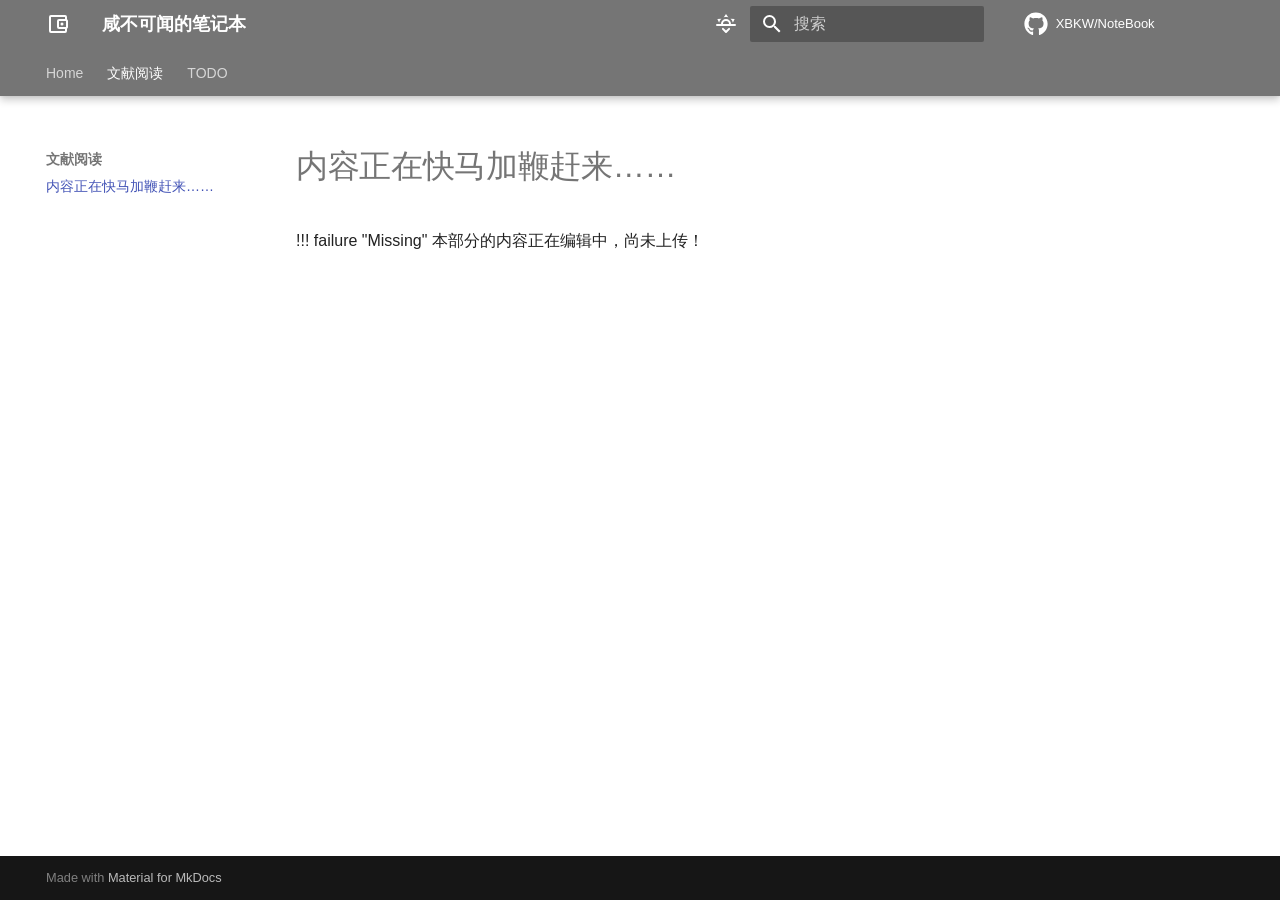
<file: coming/index.html>
<!doctype html>
<html lang="zh" class="no-js">
  <head>
    
      <meta charset="utf-8">
      <meta name="viewport" content="width=device-width,initial-scale=1">
      
        <meta name="description" content="咸不可闻（XBKW）的笔记本">
      
      
      
        <link rel="canonical" href="https://xbkw.github.io/NoteBook/coming/">
      
      
        <link rel="prev" href="..">
      
      
        <link rel="next" href="../todo/">
      
      
      <link rel="icon" href="../None">
      <meta name="generator" content="mkdocs-1.6.1, mkdocs-material-9.6.14">
    
    
      
        <title>内容正在快马加鞭赶来…… - 咸不可闻的笔记本</title>
      
    
    
      <link rel="stylesheet" href="../assets/stylesheets/main.342714a4.min.css">
      
        
        <link rel="stylesheet" href="../assets/stylesheets/palette.06af60db.min.css">
      
      


    
    
      
    
    
      
        
        
        <link rel="preconnect" href="https://fonts.gstatic.com" crossorigin>
        <link rel="stylesheet" href="https://fonts.googleapis.com/css?family=LXGW+WenKai+Screen+GB+Screen:300,300i,400,400i,700,700i%7CJetBrains+Mono:400,400i,700,700i&display=fallback">
        <style>:root{--md-text-font:"LXGW WenKai Screen GB Screen";--md-code-font:"JetBrains Mono"}</style>
      
    
    
    <script>__md_scope=new URL("..",location),__md_hash=e=>[...e].reduce(((e,_)=>(e<<5)-e+_.charCodeAt(0)),0),__md_get=(e,_=localStorage,t=__md_scope)=>JSON.parse(_.getItem(t.pathname+"."+e)),__md_set=(e,_,t=localStorage,a=__md_scope)=>{try{t.setItem(a.pathname+"."+e,JSON.stringify(_))}catch(e){}}</script>
    
      

    
    
    
  </head>
  
  
    
    
      
    
    
    
    
    <body dir="ltr" data-md-color-scheme="default" data-md-color-primary="grey" data-md-color-accent="brown">
  
    
    <input class="md-toggle" data-md-toggle="drawer" type="checkbox" id="__drawer" autocomplete="off">
    <input class="md-toggle" data-md-toggle="search" type="checkbox" id="__search" autocomplete="off">
    <label class="md-overlay" for="__drawer"></label>
    <div data-md-component="skip">
      
        
        <a href="#_1" class="md-skip">
          跳转至
        </a>
      
    </div>
    <div data-md-component="announce">
      
    </div>
    
    
      

  

<header class="md-header md-header--shadow md-header--lifted" data-md-component="header">
  <nav class="md-header__inner md-grid" aria-label="页眉">
    <a href=".." title="咸不可闻的笔记本" class="md-header__button md-logo" aria-label="咸不可闻的笔记本" data-md-component="logo">
      
  
  <svg xmlns="http://www.w3.org/2000/svg" viewBox="0 0 24 24"><path d="M5 3a2 2 0 0 0-2 2v14a2 2 0 0 0 2 2h14a2 2 0 0 0 2-2v-2.28A2 2 0 0 0 22 15V9a2 2 0 0 0-1-1.72V5a2 2 0 0 0-2-2zm0 2h14v2h-6a2 2 0 0 0-2 2v6a2 2 0 0 0 2 2h6v2H5zm8 4h7v6h-7zm3 1.5a1.5 1.5 0 0 0-1.5 1.5 1.5 1.5 0 0 0 1.5 1.5 1.5 1.5 0 0 0 1.5-1.5 1.5 1.5 0 0 0-1.5-1.5"/></svg>

    </a>
    <label class="md-header__button md-icon" for="__drawer">
      
      <svg xmlns="http://www.w3.org/2000/svg" viewBox="0 0 24 24"><path d="M3 6h18v2H3zm0 5h18v2H3zm0 5h18v2H3z"/></svg>
    </label>
    <div class="md-header__title" data-md-component="header-title">
      <div class="md-header__ellipsis">
        <div class="md-header__topic">
          <span class="md-ellipsis">
            咸不可闻的笔记本
          </span>
        </div>
        <div class="md-header__topic" data-md-component="header-topic">
          <span class="md-ellipsis">
            
              内容正在快马加鞭赶来……
            
          </span>
        </div>
      </div>
    </div>
    
      
        <form class="md-header__option" data-md-component="palette">
  
    
    
    
    <input class="md-option" data-md-color-media="(prefers-color-scheme)" data-md-color-scheme="default" data-md-color-primary="grey" data-md-color-accent="brown"  aria-label="Switch to light mode"  type="radio" name="__palette" id="__palette_0">
    
      <label class="md-header__button md-icon" title="Switch to light mode" for="__palette_1" hidden>
        <svg xmlns="http://www.w3.org/2000/svg" viewBox="0 0 24 24"><path d="M3 12h4a5 5 0 0 1 5-5 5 5 0 0 1 5 5h4a1 1 0 0 1 1 1 1 1 0 0 1-1 1H3a1 1 0 0 1-1-1 1 1 0 0 1 1-1m12 0a3 3 0 0 0-3-3 3 3 0 0 0-3 3zM12 2l2.39 3.42C13.65 5.15 12.84 5 12 5s-1.65.15-2.39.42zM3.34 7l4.16-.35A7.2 7.2 0 0 0 5.94 8.5c-.44.74-.69 1.5-.83 2.29zm17.31 0-1.77 3.79a7.02 7.02 0 0 0-2.38-4.15zm-7.94 13.71 3.11-3.11c.39-.39.39-1.03 0-1.42a.996.996 0 0 0-1.41 0L12 18.59l-2.41-2.41a.996.996 0 0 0-1.41 0c-.39.39-.39 1.03 0 1.42l3.11 3.11c.21.19.45.29.71.29s.5-.1.71-.29"/></svg>
      </label>
    
  
    
    
    
    <input class="md-option" data-md-color-media="(prefers-color-scheme: light)" data-md-color-scheme="default" data-md-color-primary="grey" data-md-color-accent="brown"  aria-label="Light mode"  type="radio" name="__palette" id="__palette_1">
    
      <label class="md-header__button md-icon" title="Light mode" for="__palette_2" hidden>
        <svg xmlns="http://www.w3.org/2000/svg" viewBox="0 0 24 24"><path d="M12 7a5 5 0 0 1 5 5 5 5 0 0 1-5 5 5 5 0 0 1-5-5 5 5 0 0 1 5-5m0 2a3 3 0 0 0-3 3 3 3 0 0 0 3 3 3 3 0 0 0 3-3 3 3 0 0 0-3-3m0-7 2.39 3.42C13.65 5.15 12.84 5 12 5s-1.65.15-2.39.42zM3.34 7l4.16-.35A7.2 7.2 0 0 0 5.94 8.5c-.44.74-.69 1.5-.83 2.29zm.02 10 1.76-3.77a7.131 7.131 0 0 0 2.38 4.14zM20.65 7l-1.77 3.79a7.02 7.02 0 0 0-2.38-4.15zm-.01 10-4.14.36c.59-.51 1.12-1.14 1.54-1.86.42-.73.69-1.5.83-2.29zM12 22l-2.41-3.44c.74.27 1.55.44 2.41.44.82 0 1.63-.17 2.37-.44z"/></svg>
      </label>
    
  
    
    
    
    <input class="md-option" data-md-color-media="(prefers-color-scheme: dark)" data-md-color-scheme="slate" data-md-color-primary="black" data-md-color-accent="brown"  aria-label="Dark mode"  type="radio" name="__palette" id="__palette_2">
    
      <label class="md-header__button md-icon" title="Dark mode" for="__palette_0" hidden>
        <svg xmlns="http://www.w3.org/2000/svg" viewBox="0 0 24 24"><path d="m17.75 4.09-2.53 1.94.91 3.06-2.63-1.81-2.63 1.81.91-3.06-2.53-1.94L12.44 4l1.06-3 1.06 3zm3.5 6.91-1.64 1.25.59 1.98-1.7-1.17-1.7 1.17.59-1.98L15.75 11l2.06-.05L18.5 9l.69 1.95zm-2.28 4.95c.83-.08 1.72 1.1 1.19 1.85-.32.45-.66.87-1.08 1.27C15.17 23 8.84 23 4.94 19.07c-3.91-3.9-3.91-10.24 0-14.14.4-.4.82-.76 1.27-1.08.75-.53 1.93.36 1.85 1.19-.27 2.86.69 5.83 2.89 8.02a9.96 9.96 0 0 0 8.02 2.89m-1.64 2.02a12.08 12.08 0 0 1-7.8-3.47c-2.17-2.19-3.33-5-3.49-7.82-2.81 3.14-2.7 7.96.31 10.98 3.02 3.01 7.84 3.12 10.98.31"/></svg>
      </label>
    
  
</form>
      
    
    
      <script>var palette=__md_get("__palette");if(palette&&palette.color){if("(prefers-color-scheme)"===palette.color.media){var media=matchMedia("(prefers-color-scheme: light)"),input=document.querySelector(media.matches?"[data-md-color-media='(prefers-color-scheme: light)']":"[data-md-color-media='(prefers-color-scheme: dark)']");palette.color.media=input.getAttribute("data-md-color-media"),palette.color.scheme=input.getAttribute("data-md-color-scheme"),palette.color.primary=input.getAttribute("data-md-color-primary"),palette.color.accent=input.getAttribute("data-md-color-accent")}for(var[key,value]of Object.entries(palette.color))document.body.setAttribute("data-md-color-"+key,value)}</script>
    
    
    
      
      
        <label class="md-header__button md-icon" for="__search">
          
          <svg xmlns="http://www.w3.org/2000/svg" viewBox="0 0 24 24"><path d="M9.5 3A6.5 6.5 0 0 1 16 9.5c0 1.61-.59 3.09-1.56 4.23l.27.27h.79l5 5-1.5 1.5-5-5v-.79l-.27-.27A6.52 6.52 0 0 1 9.5 16 6.5 6.5 0 0 1 3 9.5 6.5 6.5 0 0 1 9.5 3m0 2C7 5 5 7 5 9.5S7 14 9.5 14 14 12 14 9.5 12 5 9.5 5"/></svg>
        </label>
        <div class="md-search" data-md-component="search" role="dialog">
  <label class="md-search__overlay" for="__search"></label>
  <div class="md-search__inner" role="search">
    <form class="md-search__form" name="search">
      <input type="text" class="md-search__input" name="query" aria-label="搜索" placeholder="搜索" autocapitalize="off" autocorrect="off" autocomplete="off" spellcheck="false" data-md-component="search-query" required>
      <label class="md-search__icon md-icon" for="__search">
        
        <svg xmlns="http://www.w3.org/2000/svg" viewBox="0 0 24 24"><path d="M9.5 3A6.5 6.5 0 0 1 16 9.5c0 1.61-.59 3.09-1.56 4.23l.27.27h.79l5 5-1.5 1.5-5-5v-.79l-.27-.27A6.52 6.52 0 0 1 9.5 16 6.5 6.5 0 0 1 3 9.5 6.5 6.5 0 0 1 9.5 3m0 2C7 5 5 7 5 9.5S7 14 9.5 14 14 12 14 9.5 12 5 9.5 5"/></svg>
        
        <svg xmlns="http://www.w3.org/2000/svg" viewBox="0 0 24 24"><path d="M20 11v2H8l5.5 5.5-1.42 1.42L4.16 12l7.92-7.92L13.5 5.5 8 11z"/></svg>
      </label>
      <nav class="md-search__options" aria-label="查找">
        
        <button type="reset" class="md-search__icon md-icon" title="清空当前内容" aria-label="清空当前内容" tabindex="-1">
          
          <svg xmlns="http://www.w3.org/2000/svg" viewBox="0 0 24 24"><path d="M19 6.41 17.59 5 12 10.59 6.41 5 5 6.41 10.59 12 5 17.59 6.41 19 12 13.41 17.59 19 19 17.59 13.41 12z"/></svg>
        </button>
      </nav>
      
        <div class="md-search__suggest" data-md-component="search-suggest"></div>
      
    </form>
    <div class="md-search__output">
      <div class="md-search__scrollwrap" tabindex="0" data-md-scrollfix>
        <div class="md-search-result" data-md-component="search-result">
          <div class="md-search-result__meta">
            正在初始化搜索引擎
          </div>
          <ol class="md-search-result__list" role="presentation"></ol>
        </div>
      </div>
    </div>
  </div>
</div>
      
    
    
      <div class="md-header__source">
        <a href="https://github.com/XBKW/NoteBook" title="前往仓库" class="md-source" data-md-component="source">
  <div class="md-source__icon md-icon">
    
    <svg xmlns="http://www.w3.org/2000/svg" viewBox="0 0 496 512"><!--! Font Awesome Free 6.7.2 by @fontawesome - https://fontawesome.com License - https://fontawesome.com/license/free (Icons: CC BY 4.0, Fonts: SIL OFL 1.1, Code: MIT License) Copyright 2024 Fonticons, Inc.--><path d="M165.9 397.4c0 2-2.3 3.6-5.2 3.6-3.3.3-5.6-1.3-5.6-3.6 0-2 2.3-3.6 5.2-3.6 3-.3 5.6 1.3 5.6 3.6m-31.1-4.5c-.7 2 1.3 4.3 4.3 4.9 2.6 1 5.6 0 6.2-2s-1.3-4.3-4.3-5.2c-2.6-.7-5.5.3-6.2 2.3m44.2-1.7c-2.9.7-4.9 2.6-4.6 4.9.3 2 2.9 3.3 5.9 2.6 2.9-.7 4.9-2.6 4.6-4.6-.3-1.9-3-3.2-5.9-2.9M244.8 8C106.1 8 0 113.3 0 252c0 110.9 69.8 205.8 169.5 239.2 12.8 2.3 17.3-5.6 17.3-12.1 0-6.2-.3-40.4-.3-61.4 0 0-70 15-84.7-29.8 0 0-11.4-29.1-27.8-36.6 0 0-22.9-15.7 1.6-15.4 0 0 24.9 2 38.6 25.8 21.9 38.6 58.6 27.5 72.9 20.9 2.3-16 8.8-27.1 16-33.7-55.9-6.2-112.3-14.3-112.3-110.5 0-27.5 7.6-41.3 23.6-58.9-2.6-6.5-11.1-33.3 2.6-67.9 20.9-6.5 69 27 69 27 20-5.6 41.5-8.5 62.8-8.5s42.8 2.9 62.8 8.5c0 0 48.1-33.6 69-27 13.7 34.7 5.2 61.4 2.6 67.9 16 17.7 25.8 31.5 25.8 58.9 0 96.5-58.9 104.2-114.8 110.5 9.2 7.9 17 22.9 17 46.4 0 33.7-.3 75.4-.3 83.6 0 6.5 4.6 14.4 17.3 12.1C428.2 457.8 496 362.9 496 252 496 113.3 383.5 8 244.8 8M97.2 352.9c-1.3 1-1 3.3.7 5.2 1.6 1.6 3.9 2.3 5.2 1 1.3-1 1-3.3-.7-5.2-1.6-1.6-3.9-2.3-5.2-1m-10.8-8.1c-.7 1.3.3 2.9 2.3 3.9 1.6 1 3.6.7 4.3-.7.7-1.3-.3-2.9-2.3-3.9-2-.6-3.6-.3-4.3.7m32.4 35.6c-1.6 1.3-1 4.3 1.3 6.2 2.3 2.3 5.2 2.6 6.5 1 1.3-1.3.7-4.3-1.3-6.2-2.2-2.3-5.2-2.6-6.5-1m-11.4-14.7c-1.6 1-1.6 3.6 0 5.9s4.3 3.3 5.6 2.3c1.6-1.3 1.6-3.9 0-6.2-1.4-2.3-4-3.3-5.6-2"/></svg>
  </div>
  <div class="md-source__repository">
    XBKW/NoteBook
  </div>
</a>
      </div>
    
  </nav>
  
    
      
<nav class="md-tabs" aria-label="标签" data-md-component="tabs">
  <div class="md-grid">
    <ul class="md-tabs__list">
      
        
  
  
  
  
    
    
      <li class="md-tabs__item">
        <a href=".." class="md-tabs__link">
          
  
  
    
  
  Home

        </a>
      </li>
    
  

      
        
  
  
  
    
  
  
    
    
      <li class="md-tabs__item md-tabs__item--active">
        <a href="./" class="md-tabs__link">
          
  
  
    
  
  文献阅读

        </a>
      </li>
    
  

      
        
  
  
  
  
    
    
      <li class="md-tabs__item">
        <a href="../todo/" class="md-tabs__link">
          
  
  
    
  
  TODO

        </a>
      </li>
    
  

      
    </ul>
  </div>
</nav>
    
  
</header>
    
    <div class="md-container" data-md-component="container">
      
      
        
      
      <main class="md-main" data-md-component="main">
        <div class="md-main__inner md-grid">
          
            
              
              <div class="md-sidebar md-sidebar--primary" data-md-component="sidebar" data-md-type="navigation" >
                <div class="md-sidebar__scrollwrap">
                  <div class="md-sidebar__inner">
                    


  


<nav class="md-nav md-nav--primary md-nav--lifted" aria-label="导航栏" data-md-level="0">
  <label class="md-nav__title" for="__drawer">
    <a href=".." title="咸不可闻的笔记本" class="md-nav__button md-logo" aria-label="咸不可闻的笔记本" data-md-component="logo">
      
  
  <svg xmlns="http://www.w3.org/2000/svg" viewBox="0 0 24 24"><path d="M5 3a2 2 0 0 0-2 2v14a2 2 0 0 0 2 2h14a2 2 0 0 0 2-2v-2.28A2 2 0 0 0 22 15V9a2 2 0 0 0-1-1.72V5a2 2 0 0 0-2-2zm0 2h14v2h-6a2 2 0 0 0-2 2v6a2 2 0 0 0 2 2h6v2H5zm8 4h7v6h-7zm3 1.5a1.5 1.5 0 0 0-1.5 1.5 1.5 1.5 0 0 0 1.5 1.5 1.5 1.5 0 0 0 1.5-1.5 1.5 1.5 0 0 0-1.5-1.5"/></svg>

    </a>
    咸不可闻的笔记本
  </label>
  
    <div class="md-nav__source">
      <a href="https://github.com/XBKW/NoteBook" title="前往仓库" class="md-source" data-md-component="source">
  <div class="md-source__icon md-icon">
    
    <svg xmlns="http://www.w3.org/2000/svg" viewBox="0 0 496 512"><!--! Font Awesome Free 6.7.2 by @fontawesome - https://fontawesome.com License - https://fontawesome.com/license/free (Icons: CC BY 4.0, Fonts: SIL OFL 1.1, Code: MIT License) Copyright 2024 Fonticons, Inc.--><path d="M165.9 397.4c0 2-2.3 3.6-5.2 3.6-3.3.3-5.6-1.3-5.6-3.6 0-2 2.3-3.6 5.2-3.6 3-.3 5.6 1.3 5.6 3.6m-31.1-4.5c-.7 2 1.3 4.3 4.3 4.9 2.6 1 5.6 0 6.2-2s-1.3-4.3-4.3-5.2c-2.6-.7-5.5.3-6.2 2.3m44.2-1.7c-2.9.7-4.9 2.6-4.6 4.9.3 2 2.9 3.3 5.9 2.6 2.9-.7 4.9-2.6 4.6-4.6-.3-1.9-3-3.2-5.9-2.9M244.8 8C106.1 8 0 113.3 0 252c0 110.9 69.8 205.8 169.5 239.2 12.8 2.3 17.3-5.6 17.3-12.1 0-6.2-.3-40.4-.3-61.4 0 0-70 15-84.7-29.8 0 0-11.4-29.1-27.8-36.6 0 0-22.9-15.7 1.6-15.4 0 0 24.9 2 38.6 25.8 21.9 38.6 58.6 27.5 72.9 20.9 2.3-16 8.8-27.1 16-33.7-55.9-6.2-112.3-14.3-112.3-110.5 0-27.5 7.6-41.3 23.6-58.9-2.6-6.5-11.1-33.3 2.6-67.9 20.9-6.5 69 27 69 27 20-5.6 41.5-8.5 62.8-8.5s42.8 2.9 62.8 8.5c0 0 48.1-33.6 69-27 13.7 34.7 5.2 61.4 2.6 67.9 16 17.7 25.8 31.5 25.8 58.9 0 96.5-58.9 104.2-114.8 110.5 9.2 7.9 17 22.9 17 46.4 0 33.7-.3 75.4-.3 83.6 0 6.5 4.6 14.4 17.3 12.1C428.2 457.8 496 362.9 496 252 496 113.3 383.5 8 244.8 8M97.2 352.9c-1.3 1-1 3.3.7 5.2 1.6 1.6 3.9 2.3 5.2 1 1.3-1 1-3.3-.7-5.2-1.6-1.6-3.9-2.3-5.2-1m-10.8-8.1c-.7 1.3.3 2.9 2.3 3.9 1.6 1 3.6.7 4.3-.7.7-1.3-.3-2.9-2.3-3.9-2-.6-3.6-.3-4.3.7m32.4 35.6c-1.6 1.3-1 4.3 1.3 6.2 2.3 2.3 5.2 2.6 6.5 1 1.3-1.3.7-4.3-1.3-6.2-2.2-2.3-5.2-2.6-6.5-1m-11.4-14.7c-1.6 1-1.6 3.6 0 5.9s4.3 3.3 5.6 2.3c1.6-1.3 1.6-3.9 0-6.2-1.4-2.3-4-3.3-5.6-2"/></svg>
  </div>
  <div class="md-source__repository">
    XBKW/NoteBook
  </div>
</a>
    </div>
  
  <ul class="md-nav__list" data-md-scrollfix>
    
      
      
  
  
  
  
    
    
      
        
          
        
      
    
    
    
      
      
        
      
    
    
    <li class="md-nav__item md-nav__item--nested">
      
        
        
        <input class="md-nav__toggle md-toggle " type="checkbox" id="__nav_1" >
        
          
          <div class="md-nav__link md-nav__container">
            <a href=".." class="md-nav__link ">
              
  
  
  <span class="md-ellipsis">
    Home
    
  </span>
  

            </a>
            
          </div>
        
        <nav class="md-nav" data-md-level="1" aria-labelledby="__nav_1_label" aria-expanded="false">
          <label class="md-nav__title" for="__nav_1">
            <span class="md-nav__icon md-icon"></span>
            Home
          </label>
          <ul class="md-nav__list" data-md-scrollfix>
            
              
            
          </ul>
        </nav>
      
    </li>
  

    
      
      
  
  
    
  
  
  
    
    
      
        
      
    
    
    
      
        
        
      
      
        
      
    
    
    <li class="md-nav__item md-nav__item--active md-nav__item--section md-nav__item--nested">
      
        
        
        <input class="md-nav__toggle md-toggle " type="checkbox" id="__nav_2" checked>
        
          
          <label class="md-nav__link" for="__nav_2" id="__nav_2_label" tabindex="">
            
  
  
  <span class="md-ellipsis">
    文献阅读
    
  </span>
  

            <span class="md-nav__icon md-icon"></span>
          </label>
        
        <nav class="md-nav" data-md-level="1" aria-labelledby="__nav_2_label" aria-expanded="true">
          <label class="md-nav__title" for="__nav_2">
            <span class="md-nav__icon md-icon"></span>
            文献阅读
          </label>
          <ul class="md-nav__list" data-md-scrollfix>
            
              
                
  
  
    
  
  
  
    <li class="md-nav__item md-nav__item--active">
      
      <input class="md-nav__toggle md-toggle" type="checkbox" id="__toc">
      
      
        
      
      
      <a href="./" class="md-nav__link md-nav__link--active">
        
  
  
  <span class="md-ellipsis">
    内容正在快马加鞭赶来……
    
  </span>
  

      </a>
      
    </li>
  

              
            
          </ul>
        </nav>
      
    </li>
  

    
      
      
  
  
  
  
    
    
      
        
      
    
    
    
      
      
        
      
    
    
    <li class="md-nav__item md-nav__item--nested">
      
        
        
        <input class="md-nav__toggle md-toggle " type="checkbox" id="__nav_3" >
        
          
          <label class="md-nav__link" for="__nav_3" id="__nav_3_label" tabindex="0">
            
  
  
  <span class="md-ellipsis">
    TODO
    
  </span>
  

            <span class="md-nav__icon md-icon"></span>
          </label>
        
        <nav class="md-nav" data-md-level="1" aria-labelledby="__nav_3_label" aria-expanded="false">
          <label class="md-nav__title" for="__nav_3">
            <span class="md-nav__icon md-icon"></span>
            TODO
          </label>
          <ul class="md-nav__list" data-md-scrollfix>
            
              
                
  
  
  
  
    <li class="md-nav__item">
      <a href="../todo/" class="md-nav__link">
        
  
  
  <span class="md-ellipsis">
    网站代办事项
    
  </span>
  

      </a>
    </li>
  

              
            
          </ul>
        </nav>
      
    </li>
  

    
  </ul>
</nav>
                  </div>
                </div>
              </div>
            
            
              
              <div class="md-sidebar md-sidebar--secondary" data-md-component="sidebar" data-md-type="toc" >
                <div class="md-sidebar__scrollwrap">
                  <div class="md-sidebar__inner">
                    

<nav class="md-nav md-nav--secondary" aria-label="目录">
  
  
  
    
  
  
</nav>
                  </div>
                </div>
              </div>
            
          
          
            <div class="md-content" data-md-component="content">
              <article class="md-content__inner md-typeset">
                
                  


  
  


<h1 id="_1">内容正在快马加鞭赶来……</h1>
<p>!!! failure "Missing"
    本部分的内容正在编辑中，尚未上传！</p>












                
              </article>
            </div>
          
          
<script>var target=document.getElementById(location.hash.slice(1));target&&target.name&&(target.checked=target.name.startsWith("__tabbed_"))</script>
        </div>
        
          <button type="button" class="md-top md-icon" data-md-component="top" hidden>
  
  <svg xmlns="http://www.w3.org/2000/svg" viewBox="0 0 24 24"><path d="M13 20h-2V8l-5.5 5.5-1.42-1.42L12 4.16l7.92 7.92-1.42 1.42L13 8z"/></svg>
  回到页面顶部
</button>
        
      </main>
      
        <footer class="md-footer">
  
  <div class="md-footer-meta md-typeset">
    <div class="md-footer-meta__inner md-grid">
      <div class="md-copyright">
  
  
    Made with
    <a href="https://squidfunk.github.io/mkdocs-material/" target="_blank" rel="noopener">
      Material for MkDocs
    </a>
  
</div>
      
    </div>
  </div>
</footer>
      
    </div>
    <div class="md-dialog" data-md-component="dialog">
      <div class="md-dialog__inner md-typeset"></div>
    </div>
    
    
    
      
      <script id="__config" type="application/json">{"base": "..", "features": ["content.code.annotate", "content.code.copy", "navigation.tracking", "navigation.tabs", "navigation.tabs.sticky", "navigation.sections", "navigation.indexes", "navigation.top", "search.suggest", "search.highlight"], "search": "../assets/javascripts/workers/search.d50fe291.min.js", "tags": null, "translations": {"clipboard.copied": "\u5df2\u590d\u5236", "clipboard.copy": "\u590d\u5236", "search.result.more.one": "\u5728\u8be5\u9875\u4e0a\u8fd8\u6709 1 \u4e2a\u7b26\u5408\u6761\u4ef6\u7684\u7ed3\u679c", "search.result.more.other": "\u5728\u8be5\u9875\u4e0a\u8fd8\u6709 # \u4e2a\u7b26\u5408\u6761\u4ef6\u7684\u7ed3\u679c", "search.result.none": "\u6ca1\u6709\u627e\u5230\u7b26\u5408\u6761\u4ef6\u7684\u7ed3\u679c", "search.result.one": "\u627e\u5230 1 \u4e2a\u7b26\u5408\u6761\u4ef6\u7684\u7ed3\u679c", "search.result.other": "# \u4e2a\u7b26\u5408\u6761\u4ef6\u7684\u7ed3\u679c", "search.result.placeholder": "\u952e\u5165\u4ee5\u5f00\u59cb\u641c\u7d22", "search.result.term.missing": "\u7f3a\u5c11", "select.version": "\u9009\u62e9\u5f53\u524d\u7248\u672c"}, "version": null}</script>
    
    
      <script src="../assets/javascripts/bundle.13a4f30d.min.js"></script>
      
    
  </body>
</html>
</file>
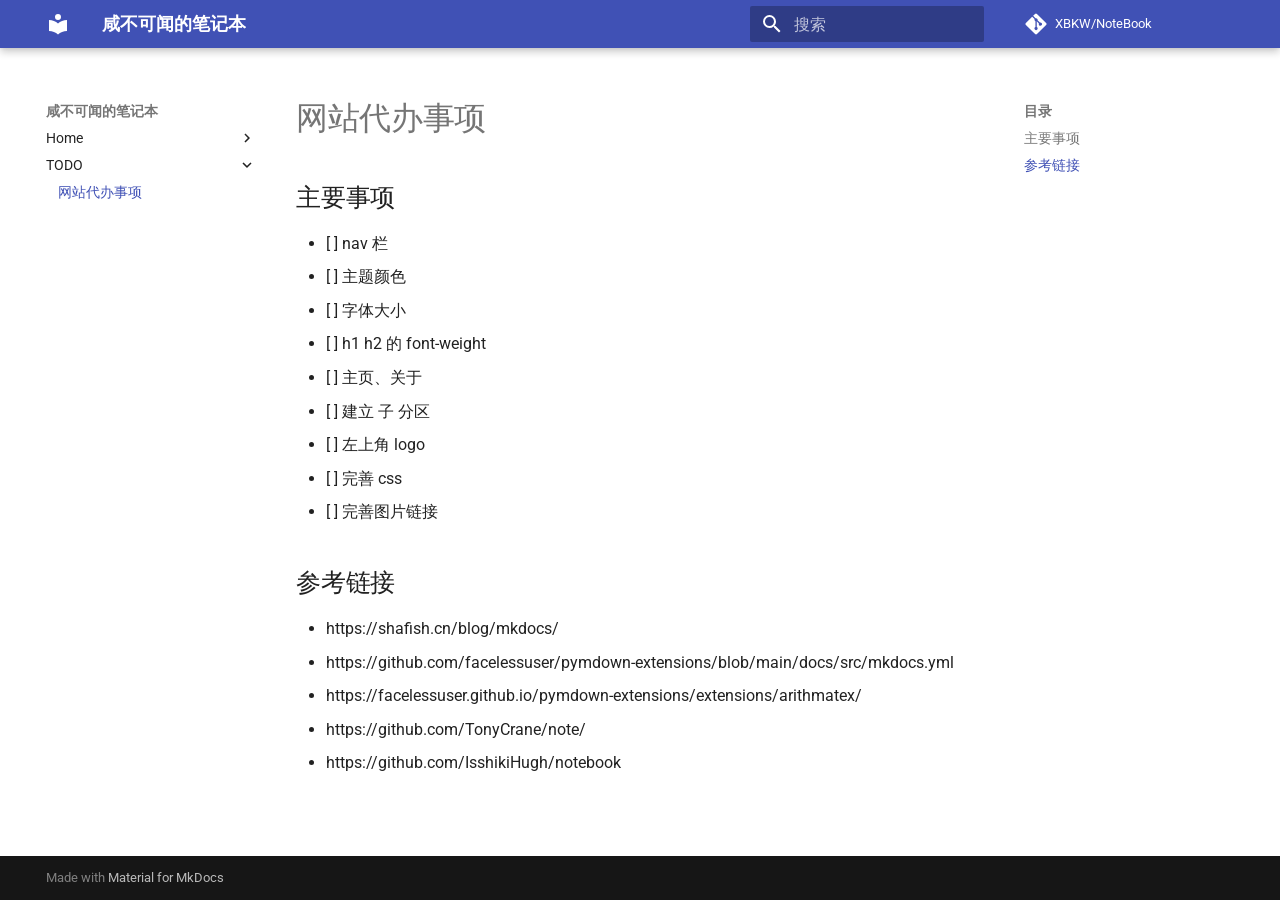
<file: TODO/index.html>
<!doctype html>
<html lang="zh" class="no-js">
  <head>
    
      <meta charset="utf-8">
      <meta name="viewport" content="width=device-width,initial-scale=1">
      
        <meta name="description" content="咸不可闻（XBKW）的笔记本">
      
      
      
        <link rel="canonical" href="https://xbkw.github.io/NoteBook/TODO/">
      
      
        <link rel="prev" href="..">
      
      
      
      <link rel="icon" href="../assets/images/favicon.png">
      <meta name="generator" content="mkdocs-1.6.1, mkdocs-material-9.6.14">
    
    
      
        <title>网站代办事项 - 咸不可闻的笔记本</title>
      
    
    
      <link rel="stylesheet" href="../assets/stylesheets/main.342714a4.min.css">
      
      


    
    
      
    
    
      
        
        
        <link rel="preconnect" href="https://fonts.gstatic.com" crossorigin>
        <link rel="stylesheet" href="https://fonts.googleapis.com/css?family=Roboto:300,300i,400,400i,700,700i%7CRoboto+Mono:400,400i,700,700i&display=fallback">
        <style>:root{--md-text-font:"Roboto";--md-code-font:"Roboto Mono"}</style>
      
    
    
    <script>__md_scope=new URL("..",location),__md_hash=e=>[...e].reduce(((e,_)=>(e<<5)-e+_.charCodeAt(0)),0),__md_get=(e,_=localStorage,t=__md_scope)=>JSON.parse(_.getItem(t.pathname+"."+e)),__md_set=(e,_,t=localStorage,a=__md_scope)=>{try{t.setItem(a.pathname+"."+e,JSON.stringify(_))}catch(e){}}</script>
    
      

    
    
    
  </head>
  
  
    <body dir="ltr">
  
    
    <input class="md-toggle" data-md-toggle="drawer" type="checkbox" id="__drawer" autocomplete="off">
    <input class="md-toggle" data-md-toggle="search" type="checkbox" id="__search" autocomplete="off">
    <label class="md-overlay" for="__drawer"></label>
    <div data-md-component="skip">
      
        
        <a href="#_1" class="md-skip">
          跳转至
        </a>
      
    </div>
    <div data-md-component="announce">
      
    </div>
    
    
      

  

<header class="md-header md-header--shadow" data-md-component="header">
  <nav class="md-header__inner md-grid" aria-label="页眉">
    <a href=".." title="咸不可闻的笔记本" class="md-header__button md-logo" aria-label="咸不可闻的笔记本" data-md-component="logo">
      
  
  <svg xmlns="http://www.w3.org/2000/svg" viewBox="0 0 24 24"><path d="M12 8a3 3 0 0 0 3-3 3 3 0 0 0-3-3 3 3 0 0 0-3 3 3 3 0 0 0 3 3m0 3.54C9.64 9.35 6.5 8 3 8v11c3.5 0 6.64 1.35 9 3.54 2.36-2.19 5.5-3.54 9-3.54V8c-3.5 0-6.64 1.35-9 3.54"/></svg>

    </a>
    <label class="md-header__button md-icon" for="__drawer">
      
      <svg xmlns="http://www.w3.org/2000/svg" viewBox="0 0 24 24"><path d="M3 6h18v2H3zm0 5h18v2H3zm0 5h18v2H3z"/></svg>
    </label>
    <div class="md-header__title" data-md-component="header-title">
      <div class="md-header__ellipsis">
        <div class="md-header__topic">
          <span class="md-ellipsis">
            咸不可闻的笔记本
          </span>
        </div>
        <div class="md-header__topic" data-md-component="header-topic">
          <span class="md-ellipsis">
            
              网站代办事项
            
          </span>
        </div>
      </div>
    </div>
    
    
      <script>var palette=__md_get("__palette");if(palette&&palette.color){if("(prefers-color-scheme)"===palette.color.media){var media=matchMedia("(prefers-color-scheme: light)"),input=document.querySelector(media.matches?"[data-md-color-media='(prefers-color-scheme: light)']":"[data-md-color-media='(prefers-color-scheme: dark)']");palette.color.media=input.getAttribute("data-md-color-media"),palette.color.scheme=input.getAttribute("data-md-color-scheme"),palette.color.primary=input.getAttribute("data-md-color-primary"),palette.color.accent=input.getAttribute("data-md-color-accent")}for(var[key,value]of Object.entries(palette.color))document.body.setAttribute("data-md-color-"+key,value)}</script>
    
    
    
      
      
        <label class="md-header__button md-icon" for="__search">
          
          <svg xmlns="http://www.w3.org/2000/svg" viewBox="0 0 24 24"><path d="M9.5 3A6.5 6.5 0 0 1 16 9.5c0 1.61-.59 3.09-1.56 4.23l.27.27h.79l5 5-1.5 1.5-5-5v-.79l-.27-.27A6.52 6.52 0 0 1 9.5 16 6.5 6.5 0 0 1 3 9.5 6.5 6.5 0 0 1 9.5 3m0 2C7 5 5 7 5 9.5S7 14 9.5 14 14 12 14 9.5 12 5 9.5 5"/></svg>
        </label>
        <div class="md-search" data-md-component="search" role="dialog">
  <label class="md-search__overlay" for="__search"></label>
  <div class="md-search__inner" role="search">
    <form class="md-search__form" name="search">
      <input type="text" class="md-search__input" name="query" aria-label="搜索" placeholder="搜索" autocapitalize="off" autocorrect="off" autocomplete="off" spellcheck="false" data-md-component="search-query" required>
      <label class="md-search__icon md-icon" for="__search">
        
        <svg xmlns="http://www.w3.org/2000/svg" viewBox="0 0 24 24"><path d="M9.5 3A6.5 6.5 0 0 1 16 9.5c0 1.61-.59 3.09-1.56 4.23l.27.27h.79l5 5-1.5 1.5-5-5v-.79l-.27-.27A6.52 6.52 0 0 1 9.5 16 6.5 6.5 0 0 1 3 9.5 6.5 6.5 0 0 1 9.5 3m0 2C7 5 5 7 5 9.5S7 14 9.5 14 14 12 14 9.5 12 5 9.5 5"/></svg>
        
        <svg xmlns="http://www.w3.org/2000/svg" viewBox="0 0 24 24"><path d="M20 11v2H8l5.5 5.5-1.42 1.42L4.16 12l7.92-7.92L13.5 5.5 8 11z"/></svg>
      </label>
      <nav class="md-search__options" aria-label="查找">
        
        <button type="reset" class="md-search__icon md-icon" title="清空当前内容" aria-label="清空当前内容" tabindex="-1">
          
          <svg xmlns="http://www.w3.org/2000/svg" viewBox="0 0 24 24"><path d="M19 6.41 17.59 5 12 10.59 6.41 5 5 6.41 10.59 12 5 17.59 6.41 19 12 13.41 17.59 19 19 17.59 13.41 12z"/></svg>
        </button>
      </nav>
      
    </form>
    <div class="md-search__output">
      <div class="md-search__scrollwrap" tabindex="0" data-md-scrollfix>
        <div class="md-search-result" data-md-component="search-result">
          <div class="md-search-result__meta">
            正在初始化搜索引擎
          </div>
          <ol class="md-search-result__list" role="presentation"></ol>
        </div>
      </div>
    </div>
  </div>
</div>
      
    
    
      <div class="md-header__source">
        <a href="https://github.com/XBKW/NoteBook" title="前往仓库" class="md-source" data-md-component="source">
  <div class="md-source__icon md-icon">
    
    <svg xmlns="http://www.w3.org/2000/svg" viewBox="0 0 448 512"><!--! Font Awesome Free 6.7.2 by @fontawesome - https://fontawesome.com License - https://fontawesome.com/license/free (Icons: CC BY 4.0, Fonts: SIL OFL 1.1, Code: MIT License) Copyright 2024 Fonticons, Inc.--><path d="M439.55 236.05 244 40.45a28.87 28.87 0 0 0-40.81 0l-40.66 40.63 51.52 51.52c27.06-9.14 52.68 16.77 43.39 43.68l49.66 49.66c34.23-11.8 61.18 31 35.47 56.69-26.49 26.49-70.21-2.87-56-37.34L240.22 199v121.85c25.3 12.54 22.26 41.85 9.08 55a34.34 34.34 0 0 1-48.55 0c-17.57-17.6-11.07-46.91 11.25-56v-123c-20.8-8.51-24.6-30.74-18.64-45L142.57 101 8.45 235.14a28.86 28.86 0 0 0 0 40.81l195.61 195.6a28.86 28.86 0 0 0 40.8 0l194.69-194.69a28.86 28.86 0 0 0 0-40.81"/></svg>
  </div>
  <div class="md-source__repository">
    XBKW/NoteBook
  </div>
</a>
      </div>
    
  </nav>
  
</header>
    
    <div class="md-container" data-md-component="container">
      
      
        
          
        
      
      <main class="md-main" data-md-component="main">
        <div class="md-main__inner md-grid">
          
            
              
              <div class="md-sidebar md-sidebar--primary" data-md-component="sidebar" data-md-type="navigation" >
                <div class="md-sidebar__scrollwrap">
                  <div class="md-sidebar__inner">
                    



<nav class="md-nav md-nav--primary" aria-label="导航栏" data-md-level="0">
  <label class="md-nav__title" for="__drawer">
    <a href=".." title="咸不可闻的笔记本" class="md-nav__button md-logo" aria-label="咸不可闻的笔记本" data-md-component="logo">
      
  
  <svg xmlns="http://www.w3.org/2000/svg" viewBox="0 0 24 24"><path d="M12 8a3 3 0 0 0 3-3 3 3 0 0 0-3-3 3 3 0 0 0-3 3 3 3 0 0 0 3 3m0 3.54C9.64 9.35 6.5 8 3 8v11c3.5 0 6.64 1.35 9 3.54 2.36-2.19 5.5-3.54 9-3.54V8c-3.5 0-6.64 1.35-9 3.54"/></svg>

    </a>
    咸不可闻的笔记本
  </label>
  
    <div class="md-nav__source">
      <a href="https://github.com/XBKW/NoteBook" title="前往仓库" class="md-source" data-md-component="source">
  <div class="md-source__icon md-icon">
    
    <svg xmlns="http://www.w3.org/2000/svg" viewBox="0 0 448 512"><!--! Font Awesome Free 6.7.2 by @fontawesome - https://fontawesome.com License - https://fontawesome.com/license/free (Icons: CC BY 4.0, Fonts: SIL OFL 1.1, Code: MIT License) Copyright 2024 Fonticons, Inc.--><path d="M439.55 236.05 244 40.45a28.87 28.87 0 0 0-40.81 0l-40.66 40.63 51.52 51.52c27.06-9.14 52.68 16.77 43.39 43.68l49.66 49.66c34.23-11.8 61.18 31 35.47 56.69-26.49 26.49-70.21-2.87-56-37.34L240.22 199v121.85c25.3 12.54 22.26 41.85 9.08 55a34.34 34.34 0 0 1-48.55 0c-17.57-17.6-11.07-46.91 11.25-56v-123c-20.8-8.51-24.6-30.74-18.64-45L142.57 101 8.45 235.14a28.86 28.86 0 0 0 0 40.81l195.61 195.6a28.86 28.86 0 0 0 40.8 0l194.69-194.69a28.86 28.86 0 0 0 0-40.81"/></svg>
  </div>
  <div class="md-source__repository">
    XBKW/NoteBook
  </div>
</a>
    </div>
  
  <ul class="md-nav__list" data-md-scrollfix>
    
      
      
  
  
  
  
    
    
    
    
    
    <li class="md-nav__item md-nav__item--nested">
      
        
        
        <input class="md-nav__toggle md-toggle " type="checkbox" id="__nav_1" >
        
          
          <label class="md-nav__link" for="__nav_1" id="__nav_1_label" tabindex="0">
            
  
  
  <span class="md-ellipsis">
    Home
    
  </span>
  

            <span class="md-nav__icon md-icon"></span>
          </label>
        
        <nav class="md-nav" data-md-level="1" aria-labelledby="__nav_1_label" aria-expanded="false">
          <label class="md-nav__title" for="__nav_1">
            <span class="md-nav__icon md-icon"></span>
            Home
          </label>
          <ul class="md-nav__list" data-md-scrollfix>
            
              
                
  
  
  
  
    <li class="md-nav__item">
      <a href=".." class="md-nav__link">
        
  
  
  <span class="md-ellipsis">
    Welcome to MkDocs
    
  </span>
  

      </a>
    </li>
  

              
            
          </ul>
        </nav>
      
    </li>
  

    
      
      
  
  
    
  
  
  
    
    
    
    
    
    <li class="md-nav__item md-nav__item--active md-nav__item--nested">
      
        
        
        <input class="md-nav__toggle md-toggle " type="checkbox" id="__nav_2" checked>
        
          
          <label class="md-nav__link" for="__nav_2" id="__nav_2_label" tabindex="0">
            
  
  
  <span class="md-ellipsis">
    TODO
    
  </span>
  

            <span class="md-nav__icon md-icon"></span>
          </label>
        
        <nav class="md-nav" data-md-level="1" aria-labelledby="__nav_2_label" aria-expanded="true">
          <label class="md-nav__title" for="__nav_2">
            <span class="md-nav__icon md-icon"></span>
            TODO
          </label>
          <ul class="md-nav__list" data-md-scrollfix>
            
              
                
  
  
    
  
  
  
    <li class="md-nav__item md-nav__item--active">
      
      <input class="md-nav__toggle md-toggle" type="checkbox" id="__toc">
      
      
        
      
      
        <label class="md-nav__link md-nav__link--active" for="__toc">
          
  
  
  <span class="md-ellipsis">
    网站代办事项
    
  </span>
  

          <span class="md-nav__icon md-icon"></span>
        </label>
      
      <a href="./" class="md-nav__link md-nav__link--active">
        
  
  
  <span class="md-ellipsis">
    网站代办事项
    
  </span>
  

      </a>
      
        

<nav class="md-nav md-nav--secondary" aria-label="目录">
  
  
  
    
  
  
    <label class="md-nav__title" for="__toc">
      <span class="md-nav__icon md-icon"></span>
      目录
    </label>
    <ul class="md-nav__list" data-md-component="toc" data-md-scrollfix>
      
        <li class="md-nav__item">
  <a href="#_2" class="md-nav__link">
    <span class="md-ellipsis">
      主要事项
    </span>
  </a>
  
</li>
      
        <li class="md-nav__item">
  <a href="#_3" class="md-nav__link">
    <span class="md-ellipsis">
      参考链接
    </span>
  </a>
  
</li>
      
    </ul>
  
</nav>
      
    </li>
  

              
            
          </ul>
        </nav>
      
    </li>
  

    
  </ul>
</nav>
                  </div>
                </div>
              </div>
            
            
              
              <div class="md-sidebar md-sidebar--secondary" data-md-component="sidebar" data-md-type="toc" >
                <div class="md-sidebar__scrollwrap">
                  <div class="md-sidebar__inner">
                    

<nav class="md-nav md-nav--secondary" aria-label="目录">
  
  
  
    
  
  
    <label class="md-nav__title" for="__toc">
      <span class="md-nav__icon md-icon"></span>
      目录
    </label>
    <ul class="md-nav__list" data-md-component="toc" data-md-scrollfix>
      
        <li class="md-nav__item">
  <a href="#_2" class="md-nav__link">
    <span class="md-ellipsis">
      主要事项
    </span>
  </a>
  
</li>
      
        <li class="md-nav__item">
  <a href="#_3" class="md-nav__link">
    <span class="md-ellipsis">
      参考链接
    </span>
  </a>
  
</li>
      
    </ul>
  
</nav>
                  </div>
                </div>
              </div>
            
          
          
            <div class="md-content" data-md-component="content">
              <article class="md-content__inner md-typeset">
                
                  


  
  


<h1 id="_1">网站代办事项</h1>
<h2 id="_2">主要事项</h2>
<ul>
<li>[ ] nav 栏</li>
<li>[ ] 主题颜色</li>
<li>[ ] 字体大小</li>
<li>[ ] h1 h2 的 font-weight</li>
<li>[ ] 主页、关于</li>
<li>[ ] 建立 子 分区</li>
<li>[ ] 左上角 logo</li>
<li>[ ] 完善 css</li>
<li>[ ] 完善图片链接</li>
</ul>
<h2 id="_3">参考链接</h2>
<ul>
<li>https://shafish.cn/blog/mkdocs/</li>
<li>https://github.com/facelessuser/pymdown-extensions/blob/main/docs/src/mkdocs.yml</li>
<li>https://facelessuser.github.io/pymdown-extensions/extensions/arithmatex/</li>
<li>https://github.com/TonyCrane/note/</li>
<li>https://github.com/IsshikiHugh/notebook</li>
</ul>












                
              </article>
            </div>
          
          
<script>var target=document.getElementById(location.hash.slice(1));target&&target.name&&(target.checked=target.name.startsWith("__tabbed_"))</script>
        </div>
        
      </main>
      
        <footer class="md-footer">
  
  <div class="md-footer-meta md-typeset">
    <div class="md-footer-meta__inner md-grid">
      <div class="md-copyright">
  
  
    Made with
    <a href="https://squidfunk.github.io/mkdocs-material/" target="_blank" rel="noopener">
      Material for MkDocs
    </a>
  
</div>
      
    </div>
  </div>
</footer>
      
    </div>
    <div class="md-dialog" data-md-component="dialog">
      <div class="md-dialog__inner md-typeset"></div>
    </div>
    
    
    
      
      <script id="__config" type="application/json">{"base": "..", "features": [], "search": "../assets/javascripts/workers/search.d50fe291.min.js", "tags": null, "translations": {"clipboard.copied": "\u5df2\u590d\u5236", "clipboard.copy": "\u590d\u5236", "search.result.more.one": "\u5728\u8be5\u9875\u4e0a\u8fd8\u6709 1 \u4e2a\u7b26\u5408\u6761\u4ef6\u7684\u7ed3\u679c", "search.result.more.other": "\u5728\u8be5\u9875\u4e0a\u8fd8\u6709 # \u4e2a\u7b26\u5408\u6761\u4ef6\u7684\u7ed3\u679c", "search.result.none": "\u6ca1\u6709\u627e\u5230\u7b26\u5408\u6761\u4ef6\u7684\u7ed3\u679c", "search.result.one": "\u627e\u5230 1 \u4e2a\u7b26\u5408\u6761\u4ef6\u7684\u7ed3\u679c", "search.result.other": "# \u4e2a\u7b26\u5408\u6761\u4ef6\u7684\u7ed3\u679c", "search.result.placeholder": "\u952e\u5165\u4ee5\u5f00\u59cb\u641c\u7d22", "search.result.term.missing": "\u7f3a\u5c11", "select.version": "\u9009\u62e9\u5f53\u524d\u7248\u672c"}, "version": null}</script>
    
    
      <script src="../assets/javascripts/bundle.13a4f30d.min.js"></script>
      
    
  </body>
</html>
</file>
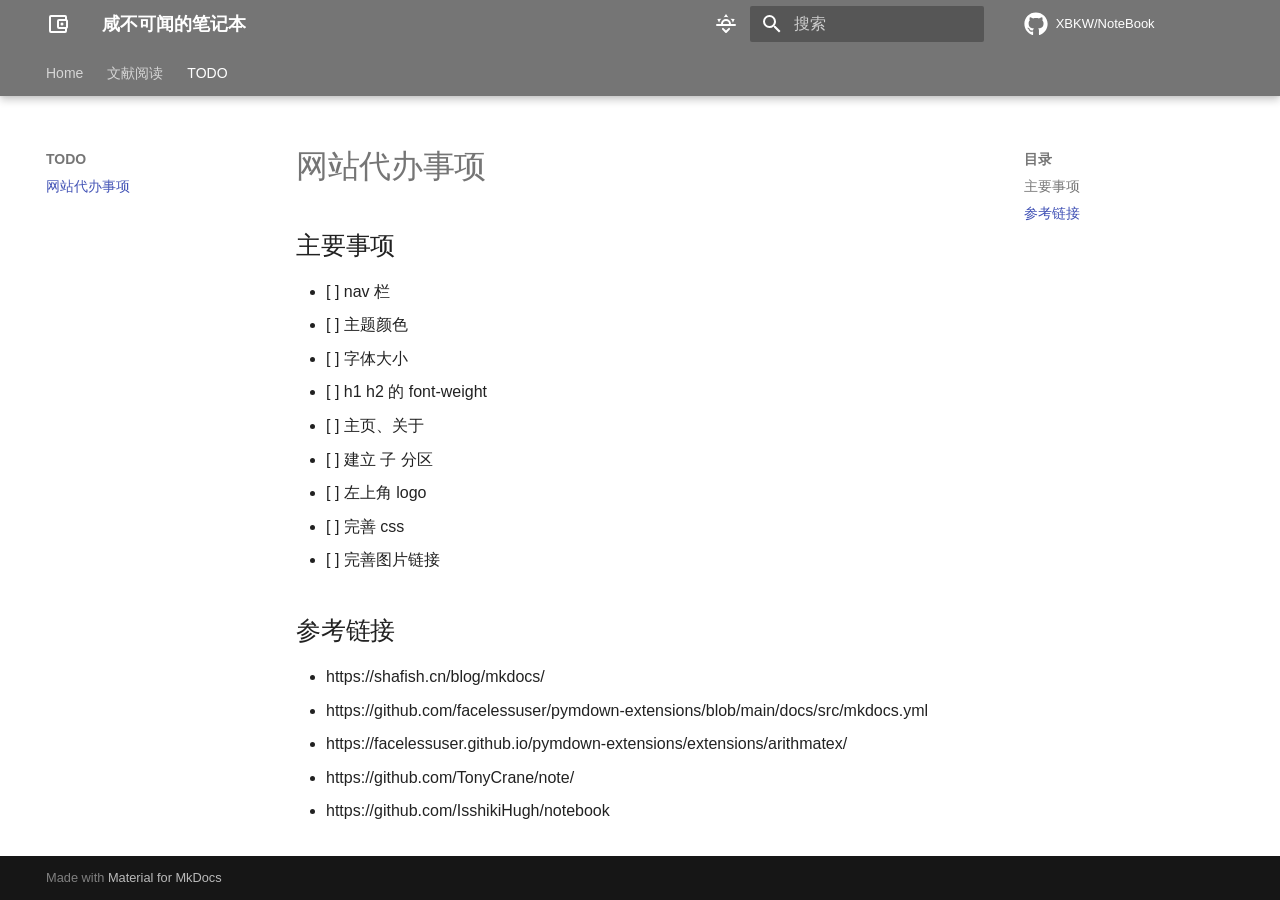
<file: todo/index.html>
<!doctype html>
<html lang="zh" class="no-js">
  <head>
    
      <meta charset="utf-8">
      <meta name="viewport" content="width=device-width,initial-scale=1">
      
        <meta name="description" content="咸不可闻（XBKW）的笔记本">
      
      
      
        <link rel="canonical" href="https://xbkw.github.io/NoteBook/todo/">
      
      
        <link rel="prev" href="../coming/">
      
      
      
      <link rel="icon" href="../None">
      <meta name="generator" content="mkdocs-1.6.1, mkdocs-material-9.6.14">
    
    
      
        <title>网站代办事项 - 咸不可闻的笔记本</title>
      
    
    
      <link rel="stylesheet" href="../assets/stylesheets/main.342714a4.min.css">
      
        
        <link rel="stylesheet" href="../assets/stylesheets/palette.06af60db.min.css">
      
      


    
    
      
    
    
      
        
        
        <link rel="preconnect" href="https://fonts.gstatic.com" crossorigin>
        <link rel="stylesheet" href="https://fonts.googleapis.com/css?family=LXGW+WenKai+Screen+GB+Screen:300,300i,400,400i,700,700i%7CJetBrains+Mono:400,400i,700,700i&display=fallback">
        <style>:root{--md-text-font:"LXGW WenKai Screen GB Screen";--md-code-font:"JetBrains Mono"}</style>
      
    
    
    <script>__md_scope=new URL("..",location),__md_hash=e=>[...e].reduce(((e,_)=>(e<<5)-e+_.charCodeAt(0)),0),__md_get=(e,_=localStorage,t=__md_scope)=>JSON.parse(_.getItem(t.pathname+"."+e)),__md_set=(e,_,t=localStorage,a=__md_scope)=>{try{t.setItem(a.pathname+"."+e,JSON.stringify(_))}catch(e){}}</script>
    
      

    
    
    
  </head>
  
  
    
    
      
    
    
    
    
    <body dir="ltr" data-md-color-scheme="default" data-md-color-primary="grey" data-md-color-accent="brown">
  
    
    <input class="md-toggle" data-md-toggle="drawer" type="checkbox" id="__drawer" autocomplete="off">
    <input class="md-toggle" data-md-toggle="search" type="checkbox" id="__search" autocomplete="off">
    <label class="md-overlay" for="__drawer"></label>
    <div data-md-component="skip">
      
        
        <a href="#_1" class="md-skip">
          跳转至
        </a>
      
    </div>
    <div data-md-component="announce">
      
    </div>
    
    
      

  

<header class="md-header md-header--shadow md-header--lifted" data-md-component="header">
  <nav class="md-header__inner md-grid" aria-label="页眉">
    <a href=".." title="咸不可闻的笔记本" class="md-header__button md-logo" aria-label="咸不可闻的笔记本" data-md-component="logo">
      
  
  <svg xmlns="http://www.w3.org/2000/svg" viewBox="0 0 24 24"><path d="M5 3a2 2 0 0 0-2 2v14a2 2 0 0 0 2 2h14a2 2 0 0 0 2-2v-2.28A2 2 0 0 0 22 15V9a2 2 0 0 0-1-1.72V5a2 2 0 0 0-2-2zm0 2h14v2h-6a2 2 0 0 0-2 2v6a2 2 0 0 0 2 2h6v2H5zm8 4h7v6h-7zm3 1.5a1.5 1.5 0 0 0-1.5 1.5 1.5 1.5 0 0 0 1.5 1.5 1.5 1.5 0 0 0 1.5-1.5 1.5 1.5 0 0 0-1.5-1.5"/></svg>

    </a>
    <label class="md-header__button md-icon" for="__drawer">
      
      <svg xmlns="http://www.w3.org/2000/svg" viewBox="0 0 24 24"><path d="M3 6h18v2H3zm0 5h18v2H3zm0 5h18v2H3z"/></svg>
    </label>
    <div class="md-header__title" data-md-component="header-title">
      <div class="md-header__ellipsis">
        <div class="md-header__topic">
          <span class="md-ellipsis">
            咸不可闻的笔记本
          </span>
        </div>
        <div class="md-header__topic" data-md-component="header-topic">
          <span class="md-ellipsis">
            
              网站代办事项
            
          </span>
        </div>
      </div>
    </div>
    
      
        <form class="md-header__option" data-md-component="palette">
  
    
    
    
    <input class="md-option" data-md-color-media="(prefers-color-scheme)" data-md-color-scheme="default" data-md-color-primary="grey" data-md-color-accent="brown"  aria-label="Switch to light mode"  type="radio" name="__palette" id="__palette_0">
    
      <label class="md-header__button md-icon" title="Switch to light mode" for="__palette_1" hidden>
        <svg xmlns="http://www.w3.org/2000/svg" viewBox="0 0 24 24"><path d="M3 12h4a5 5 0 0 1 5-5 5 5 0 0 1 5 5h4a1 1 0 0 1 1 1 1 1 0 0 1-1 1H3a1 1 0 0 1-1-1 1 1 0 0 1 1-1m12 0a3 3 0 0 0-3-3 3 3 0 0 0-3 3zM12 2l2.39 3.42C13.65 5.15 12.84 5 12 5s-1.65.15-2.39.42zM3.34 7l4.16-.35A7.2 7.2 0 0 0 5.94 8.5c-.44.74-.69 1.5-.83 2.29zm17.31 0-1.77 3.79a7.02 7.02 0 0 0-2.38-4.15zm-7.94 13.71 3.11-3.11c.39-.39.39-1.03 0-1.42a.996.996 0 0 0-1.41 0L12 18.59l-2.41-2.41a.996.996 0 0 0-1.41 0c-.39.39-.39 1.03 0 1.42l3.11 3.11c.21.19.45.29.71.29s.5-.1.71-.29"/></svg>
      </label>
    
  
    
    
    
    <input class="md-option" data-md-color-media="(prefers-color-scheme: light)" data-md-color-scheme="default" data-md-color-primary="grey" data-md-color-accent="brown"  aria-label="Light mode"  type="radio" name="__palette" id="__palette_1">
    
      <label class="md-header__button md-icon" title="Light mode" for="__palette_2" hidden>
        <svg xmlns="http://www.w3.org/2000/svg" viewBox="0 0 24 24"><path d="M12 7a5 5 0 0 1 5 5 5 5 0 0 1-5 5 5 5 0 0 1-5-5 5 5 0 0 1 5-5m0 2a3 3 0 0 0-3 3 3 3 0 0 0 3 3 3 3 0 0 0 3-3 3 3 0 0 0-3-3m0-7 2.39 3.42C13.65 5.15 12.84 5 12 5s-1.65.15-2.39.42zM3.34 7l4.16-.35A7.2 7.2 0 0 0 5.94 8.5c-.44.74-.69 1.5-.83 2.29zm.02 10 1.76-3.77a7.131 7.131 0 0 0 2.38 4.14zM20.65 7l-1.77 3.79a7.02 7.02 0 0 0-2.38-4.15zm-.01 10-4.14.36c.59-.51 1.12-1.14 1.54-1.86.42-.73.69-1.5.83-2.29zM12 22l-2.41-3.44c.74.27 1.55.44 2.41.44.82 0 1.63-.17 2.37-.44z"/></svg>
      </label>
    
  
    
    
    
    <input class="md-option" data-md-color-media="(prefers-color-scheme: dark)" data-md-color-scheme="slate" data-md-color-primary="black" data-md-color-accent="brown"  aria-label="Dark mode"  type="radio" name="__palette" id="__palette_2">
    
      <label class="md-header__button md-icon" title="Dark mode" for="__palette_0" hidden>
        <svg xmlns="http://www.w3.org/2000/svg" viewBox="0 0 24 24"><path d="m17.75 4.09-2.53 1.94.91 3.06-2.63-1.81-2.63 1.81.91-3.06-2.53-1.94L12.44 4l1.06-3 1.06 3zm3.5 6.91-1.64 1.25.59 1.98-1.7-1.17-1.7 1.17.59-1.98L15.75 11l2.06-.05L18.5 9l.69 1.95zm-2.28 4.95c.83-.08 1.72 1.1 1.19 1.85-.32.45-.66.87-1.08 1.27C15.17 23 8.84 23 4.94 19.07c-3.91-3.9-3.91-10.24 0-14.14.4-.4.82-.76 1.27-1.08.75-.53 1.93.36 1.85 1.19-.27 2.86.69 5.83 2.89 8.02a9.96 9.96 0 0 0 8.02 2.89m-1.64 2.02a12.08 12.08 0 0 1-7.8-3.47c-2.17-2.19-3.33-5-3.49-7.82-2.81 3.14-2.7 7.96.31 10.98 3.02 3.01 7.84 3.12 10.98.31"/></svg>
      </label>
    
  
</form>
      
    
    
      <script>var palette=__md_get("__palette");if(palette&&palette.color){if("(prefers-color-scheme)"===palette.color.media){var media=matchMedia("(prefers-color-scheme: light)"),input=document.querySelector(media.matches?"[data-md-color-media='(prefers-color-scheme: light)']":"[data-md-color-media='(prefers-color-scheme: dark)']");palette.color.media=input.getAttribute("data-md-color-media"),palette.color.scheme=input.getAttribute("data-md-color-scheme"),palette.color.primary=input.getAttribute("data-md-color-primary"),palette.color.accent=input.getAttribute("data-md-color-accent")}for(var[key,value]of Object.entries(palette.color))document.body.setAttribute("data-md-color-"+key,value)}</script>
    
    
    
      
      
        <label class="md-header__button md-icon" for="__search">
          
          <svg xmlns="http://www.w3.org/2000/svg" viewBox="0 0 24 24"><path d="M9.5 3A6.5 6.5 0 0 1 16 9.5c0 1.61-.59 3.09-1.56 4.23l.27.27h.79l5 5-1.5 1.5-5-5v-.79l-.27-.27A6.52 6.52 0 0 1 9.5 16 6.5 6.5 0 0 1 3 9.5 6.5 6.5 0 0 1 9.5 3m0 2C7 5 5 7 5 9.5S7 14 9.5 14 14 12 14 9.5 12 5 9.5 5"/></svg>
        </label>
        <div class="md-search" data-md-component="search" role="dialog">
  <label class="md-search__overlay" for="__search"></label>
  <div class="md-search__inner" role="search">
    <form class="md-search__form" name="search">
      <input type="text" class="md-search__input" name="query" aria-label="搜索" placeholder="搜索" autocapitalize="off" autocorrect="off" autocomplete="off" spellcheck="false" data-md-component="search-query" required>
      <label class="md-search__icon md-icon" for="__search">
        
        <svg xmlns="http://www.w3.org/2000/svg" viewBox="0 0 24 24"><path d="M9.5 3A6.5 6.5 0 0 1 16 9.5c0 1.61-.59 3.09-1.56 4.23l.27.27h.79l5 5-1.5 1.5-5-5v-.79l-.27-.27A6.52 6.52 0 0 1 9.5 16 6.5 6.5 0 0 1 3 9.5 6.5 6.5 0 0 1 9.5 3m0 2C7 5 5 7 5 9.5S7 14 9.5 14 14 12 14 9.5 12 5 9.5 5"/></svg>
        
        <svg xmlns="http://www.w3.org/2000/svg" viewBox="0 0 24 24"><path d="M20 11v2H8l5.5 5.5-1.42 1.42L4.16 12l7.92-7.92L13.5 5.5 8 11z"/></svg>
      </label>
      <nav class="md-search__options" aria-label="查找">
        
        <button type="reset" class="md-search__icon md-icon" title="清空当前内容" aria-label="清空当前内容" tabindex="-1">
          
          <svg xmlns="http://www.w3.org/2000/svg" viewBox="0 0 24 24"><path d="M19 6.41 17.59 5 12 10.59 6.41 5 5 6.41 10.59 12 5 17.59 6.41 19 12 13.41 17.59 19 19 17.59 13.41 12z"/></svg>
        </button>
      </nav>
      
        <div class="md-search__suggest" data-md-component="search-suggest"></div>
      
    </form>
    <div class="md-search__output">
      <div class="md-search__scrollwrap" tabindex="0" data-md-scrollfix>
        <div class="md-search-result" data-md-component="search-result">
          <div class="md-search-result__meta">
            正在初始化搜索引擎
          </div>
          <ol class="md-search-result__list" role="presentation"></ol>
        </div>
      </div>
    </div>
  </div>
</div>
      
    
    
      <div class="md-header__source">
        <a href="https://github.com/XBKW/NoteBook" title="前往仓库" class="md-source" data-md-component="source">
  <div class="md-source__icon md-icon">
    
    <svg xmlns="http://www.w3.org/2000/svg" viewBox="0 0 496 512"><!--! Font Awesome Free 6.7.2 by @fontawesome - https://fontawesome.com License - https://fontawesome.com/license/free (Icons: CC BY 4.0, Fonts: SIL OFL 1.1, Code: MIT License) Copyright 2024 Fonticons, Inc.--><path d="M165.9 397.4c0 2-2.3 3.6-5.2 3.6-3.3.3-5.6-1.3-5.6-3.6 0-2 2.3-3.6 5.2-3.6 3-.3 5.6 1.3 5.6 3.6m-31.1-4.5c-.7 2 1.3 4.3 4.3 4.9 2.6 1 5.6 0 6.2-2s-1.3-4.3-4.3-5.2c-2.6-.7-5.5.3-6.2 2.3m44.2-1.7c-2.9.7-4.9 2.6-4.6 4.9.3 2 2.9 3.3 5.9 2.6 2.9-.7 4.9-2.6 4.6-4.6-.3-1.9-3-3.2-5.9-2.9M244.8 8C106.1 8 0 113.3 0 252c0 110.9 69.8 205.8 169.5 239.2 12.8 2.3 17.3-5.6 17.3-12.1 0-6.2-.3-40.4-.3-61.4 0 0-70 15-84.7-29.8 0 0-11.4-29.1-27.8-36.6 0 0-22.9-15.7 1.6-15.4 0 0 24.9 2 38.6 25.8 21.9 38.6 58.6 27.5 72.9 20.9 2.3-16 8.8-27.1 16-33.7-55.9-6.2-112.3-14.3-112.3-110.5 0-27.5 7.6-41.3 23.6-58.9-2.6-6.5-11.1-33.3 2.6-67.9 20.9-6.5 69 27 69 27 20-5.6 41.5-8.5 62.8-8.5s42.8 2.9 62.8 8.5c0 0 48.1-33.6 69-27 13.7 34.7 5.2 61.4 2.6 67.9 16 17.7 25.8 31.5 25.8 58.9 0 96.5-58.9 104.2-114.8 110.5 9.2 7.9 17 22.9 17 46.4 0 33.7-.3 75.4-.3 83.6 0 6.5 4.6 14.4 17.3 12.1C428.2 457.8 496 362.9 496 252 496 113.3 383.5 8 244.8 8M97.2 352.9c-1.3 1-1 3.3.7 5.2 1.6 1.6 3.9 2.3 5.2 1 1.3-1 1-3.3-.7-5.2-1.6-1.6-3.9-2.3-5.2-1m-10.8-8.1c-.7 1.3.3 2.9 2.3 3.9 1.6 1 3.6.7 4.3-.7.7-1.3-.3-2.9-2.3-3.9-2-.6-3.6-.3-4.3.7m32.4 35.6c-1.6 1.3-1 4.3 1.3 6.2 2.3 2.3 5.2 2.6 6.5 1 1.3-1.3.7-4.3-1.3-6.2-2.2-2.3-5.2-2.6-6.5-1m-11.4-14.7c-1.6 1-1.6 3.6 0 5.9s4.3 3.3 5.6 2.3c1.6-1.3 1.6-3.9 0-6.2-1.4-2.3-4-3.3-5.6-2"/></svg>
  </div>
  <div class="md-source__repository">
    XBKW/NoteBook
  </div>
</a>
      </div>
    
  </nav>
  
    
      
<nav class="md-tabs" aria-label="标签" data-md-component="tabs">
  <div class="md-grid">
    <ul class="md-tabs__list">
      
        
  
  
  
  
    
    
      <li class="md-tabs__item">
        <a href=".." class="md-tabs__link">
          
  
  
    
  
  Home

        </a>
      </li>
    
  

      
        
  
  
  
  
    
    
      <li class="md-tabs__item">
        <a href="../coming/" class="md-tabs__link">
          
  
  
    
  
  文献阅读

        </a>
      </li>
    
  

      
        
  
  
  
    
  
  
    
    
      <li class="md-tabs__item md-tabs__item--active">
        <a href="./" class="md-tabs__link">
          
  
  
    
  
  TODO

        </a>
      </li>
    
  

      
    </ul>
  </div>
</nav>
    
  
</header>
    
    <div class="md-container" data-md-component="container">
      
      
        
      
      <main class="md-main" data-md-component="main">
        <div class="md-main__inner md-grid">
          
            
              
              <div class="md-sidebar md-sidebar--primary" data-md-component="sidebar" data-md-type="navigation" >
                <div class="md-sidebar__scrollwrap">
                  <div class="md-sidebar__inner">
                    


  


<nav class="md-nav md-nav--primary md-nav--lifted" aria-label="导航栏" data-md-level="0">
  <label class="md-nav__title" for="__drawer">
    <a href=".." title="咸不可闻的笔记本" class="md-nav__button md-logo" aria-label="咸不可闻的笔记本" data-md-component="logo">
      
  
  <svg xmlns="http://www.w3.org/2000/svg" viewBox="0 0 24 24"><path d="M5 3a2 2 0 0 0-2 2v14a2 2 0 0 0 2 2h14a2 2 0 0 0 2-2v-2.28A2 2 0 0 0 22 15V9a2 2 0 0 0-1-1.72V5a2 2 0 0 0-2-2zm0 2h14v2h-6a2 2 0 0 0-2 2v6a2 2 0 0 0 2 2h6v2H5zm8 4h7v6h-7zm3 1.5a1.5 1.5 0 0 0-1.5 1.5 1.5 1.5 0 0 0 1.5 1.5 1.5 1.5 0 0 0 1.5-1.5 1.5 1.5 0 0 0-1.5-1.5"/></svg>

    </a>
    咸不可闻的笔记本
  </label>
  
    <div class="md-nav__source">
      <a href="https://github.com/XBKW/NoteBook" title="前往仓库" class="md-source" data-md-component="source">
  <div class="md-source__icon md-icon">
    
    <svg xmlns="http://www.w3.org/2000/svg" viewBox="0 0 496 512"><!--! Font Awesome Free 6.7.2 by @fontawesome - https://fontawesome.com License - https://fontawesome.com/license/free (Icons: CC BY 4.0, Fonts: SIL OFL 1.1, Code: MIT License) Copyright 2024 Fonticons, Inc.--><path d="M165.9 397.4c0 2-2.3 3.6-5.2 3.6-3.3.3-5.6-1.3-5.6-3.6 0-2 2.3-3.6 5.2-3.6 3-.3 5.6 1.3 5.6 3.6m-31.1-4.5c-.7 2 1.3 4.3 4.3 4.9 2.6 1 5.6 0 6.2-2s-1.3-4.3-4.3-5.2c-2.6-.7-5.5.3-6.2 2.3m44.2-1.7c-2.9.7-4.9 2.6-4.6 4.9.3 2 2.9 3.3 5.9 2.6 2.9-.7 4.9-2.6 4.6-4.6-.3-1.9-3-3.2-5.9-2.9M244.8 8C106.1 8 0 113.3 0 252c0 110.9 69.8 205.8 169.5 239.2 12.8 2.3 17.3-5.6 17.3-12.1 0-6.2-.3-40.4-.3-61.4 0 0-70 15-84.7-29.8 0 0-11.4-29.1-27.8-36.6 0 0-22.9-15.7 1.6-15.4 0 0 24.9 2 38.6 25.8 21.9 38.6 58.6 27.5 72.9 20.9 2.3-16 8.8-27.1 16-33.7-55.9-6.2-112.3-14.3-112.3-110.5 0-27.5 7.6-41.3 23.6-58.9-2.6-6.5-11.1-33.3 2.6-67.9 20.9-6.5 69 27 69 27 20-5.6 41.5-8.5 62.8-8.5s42.8 2.9 62.8 8.5c0 0 48.1-33.6 69-27 13.7 34.7 5.2 61.4 2.6 67.9 16 17.7 25.8 31.5 25.8 58.9 0 96.5-58.9 104.2-114.8 110.5 9.2 7.9 17 22.9 17 46.4 0 33.7-.3 75.4-.3 83.6 0 6.5 4.6 14.4 17.3 12.1C428.2 457.8 496 362.9 496 252 496 113.3 383.5 8 244.8 8M97.2 352.9c-1.3 1-1 3.3.7 5.2 1.6 1.6 3.9 2.3 5.2 1 1.3-1 1-3.3-.7-5.2-1.6-1.6-3.9-2.3-5.2-1m-10.8-8.1c-.7 1.3.3 2.9 2.3 3.9 1.6 1 3.6.7 4.3-.7.7-1.3-.3-2.9-2.3-3.9-2-.6-3.6-.3-4.3.7m32.4 35.6c-1.6 1.3-1 4.3 1.3 6.2 2.3 2.3 5.2 2.6 6.5 1 1.3-1.3.7-4.3-1.3-6.2-2.2-2.3-5.2-2.6-6.5-1m-11.4-14.7c-1.6 1-1.6 3.6 0 5.9s4.3 3.3 5.6 2.3c1.6-1.3 1.6-3.9 0-6.2-1.4-2.3-4-3.3-5.6-2"/></svg>
  </div>
  <div class="md-source__repository">
    XBKW/NoteBook
  </div>
</a>
    </div>
  
  <ul class="md-nav__list" data-md-scrollfix>
    
      
      
  
  
  
  
    
    
      
        
          
        
      
    
    
    
      
      
        
      
    
    
    <li class="md-nav__item md-nav__item--nested">
      
        
        
        <input class="md-nav__toggle md-toggle " type="checkbox" id="__nav_1" >
        
          
          <div class="md-nav__link md-nav__container">
            <a href=".." class="md-nav__link ">
              
  
  
  <span class="md-ellipsis">
    Home
    
  </span>
  

            </a>
            
          </div>
        
        <nav class="md-nav" data-md-level="1" aria-labelledby="__nav_1_label" aria-expanded="false">
          <label class="md-nav__title" for="__nav_1">
            <span class="md-nav__icon md-icon"></span>
            Home
          </label>
          <ul class="md-nav__list" data-md-scrollfix>
            
              
            
          </ul>
        </nav>
      
    </li>
  

    
      
      
  
  
  
  
    
    
      
        
      
    
    
    
      
      
        
      
    
    
    <li class="md-nav__item md-nav__item--nested">
      
        
        
        <input class="md-nav__toggle md-toggle " type="checkbox" id="__nav_2" >
        
          
          <label class="md-nav__link" for="__nav_2" id="__nav_2_label" tabindex="0">
            
  
  
  <span class="md-ellipsis">
    文献阅读
    
  </span>
  

            <span class="md-nav__icon md-icon"></span>
          </label>
        
        <nav class="md-nav" data-md-level="1" aria-labelledby="__nav_2_label" aria-expanded="false">
          <label class="md-nav__title" for="__nav_2">
            <span class="md-nav__icon md-icon"></span>
            文献阅读
          </label>
          <ul class="md-nav__list" data-md-scrollfix>
            
              
                
  
  
  
  
    <li class="md-nav__item">
      <a href="../coming/" class="md-nav__link">
        
  
  
  <span class="md-ellipsis">
    内容正在快马加鞭赶来……
    
  </span>
  

      </a>
    </li>
  

              
            
          </ul>
        </nav>
      
    </li>
  

    
      
      
  
  
    
  
  
  
    
    
      
        
      
    
    
    
      
        
        
      
      
        
      
    
    
    <li class="md-nav__item md-nav__item--active md-nav__item--section md-nav__item--nested">
      
        
        
        <input class="md-nav__toggle md-toggle " type="checkbox" id="__nav_3" checked>
        
          
          <label class="md-nav__link" for="__nav_3" id="__nav_3_label" tabindex="">
            
  
  
  <span class="md-ellipsis">
    TODO
    
  </span>
  

            <span class="md-nav__icon md-icon"></span>
          </label>
        
        <nav class="md-nav" data-md-level="1" aria-labelledby="__nav_3_label" aria-expanded="true">
          <label class="md-nav__title" for="__nav_3">
            <span class="md-nav__icon md-icon"></span>
            TODO
          </label>
          <ul class="md-nav__list" data-md-scrollfix>
            
              
                
  
  
    
  
  
  
    <li class="md-nav__item md-nav__item--active">
      
      <input class="md-nav__toggle md-toggle" type="checkbox" id="__toc">
      
      
        
      
      
        <label class="md-nav__link md-nav__link--active" for="__toc">
          
  
  
  <span class="md-ellipsis">
    网站代办事项
    
  </span>
  

          <span class="md-nav__icon md-icon"></span>
        </label>
      
      <a href="./" class="md-nav__link md-nav__link--active">
        
  
  
  <span class="md-ellipsis">
    网站代办事项
    
  </span>
  

      </a>
      
        

<nav class="md-nav md-nav--secondary" aria-label="目录">
  
  
  
    
  
  
    <label class="md-nav__title" for="__toc">
      <span class="md-nav__icon md-icon"></span>
      目录
    </label>
    <ul class="md-nav__list" data-md-component="toc" data-md-scrollfix>
      
        <li class="md-nav__item">
  <a href="#_2" class="md-nav__link">
    <span class="md-ellipsis">
      主要事项
    </span>
  </a>
  
</li>
      
        <li class="md-nav__item">
  <a href="#_3" class="md-nav__link">
    <span class="md-ellipsis">
      参考链接
    </span>
  </a>
  
</li>
      
    </ul>
  
</nav>
      
    </li>
  

              
            
          </ul>
        </nav>
      
    </li>
  

    
  </ul>
</nav>
                  </div>
                </div>
              </div>
            
            
              
              <div class="md-sidebar md-sidebar--secondary" data-md-component="sidebar" data-md-type="toc" >
                <div class="md-sidebar__scrollwrap">
                  <div class="md-sidebar__inner">
                    

<nav class="md-nav md-nav--secondary" aria-label="目录">
  
  
  
    
  
  
    <label class="md-nav__title" for="__toc">
      <span class="md-nav__icon md-icon"></span>
      目录
    </label>
    <ul class="md-nav__list" data-md-component="toc" data-md-scrollfix>
      
        <li class="md-nav__item">
  <a href="#_2" class="md-nav__link">
    <span class="md-ellipsis">
      主要事项
    </span>
  </a>
  
</li>
      
        <li class="md-nav__item">
  <a href="#_3" class="md-nav__link">
    <span class="md-ellipsis">
      参考链接
    </span>
  </a>
  
</li>
      
    </ul>
  
</nav>
                  </div>
                </div>
              </div>
            
          
          
            <div class="md-content" data-md-component="content">
              <article class="md-content__inner md-typeset">
                
                  


  
  


<h1 id="_1">网站代办事项</h1>
<h2 id="_2">主要事项</h2>
<ul>
<li>[ ] nav 栏</li>
<li>[ ] 主题颜色</li>
<li>[ ] 字体大小</li>
<li>[ ] h1 h2 的 font-weight</li>
<li>[ ] 主页、关于</li>
<li>[ ] 建立 子 分区</li>
<li>[ ] 左上角 logo</li>
<li>[ ] 完善 css</li>
<li>[ ] 完善图片链接</li>
</ul>
<h2 id="_3">参考链接</h2>
<ul>
<li>https://shafish.cn/blog/mkdocs/</li>
<li>https://github.com/facelessuser/pymdown-extensions/blob/main/docs/src/mkdocs.yml</li>
<li>https://facelessuser.github.io/pymdown-extensions/extensions/arithmatex/</li>
<li>https://github.com/TonyCrane/note/</li>
<li>https://github.com/IsshikiHugh/notebook</li>
</ul>












                
              </article>
            </div>
          
          
<script>var target=document.getElementById(location.hash.slice(1));target&&target.name&&(target.checked=target.name.startsWith("__tabbed_"))</script>
        </div>
        
          <button type="button" class="md-top md-icon" data-md-component="top" hidden>
  
  <svg xmlns="http://www.w3.org/2000/svg" viewBox="0 0 24 24"><path d="M13 20h-2V8l-5.5 5.5-1.42-1.42L12 4.16l7.92 7.92-1.42 1.42L13 8z"/></svg>
  回到页面顶部
</button>
        
      </main>
      
        <footer class="md-footer">
  
  <div class="md-footer-meta md-typeset">
    <div class="md-footer-meta__inner md-grid">
      <div class="md-copyright">
  
  
    Made with
    <a href="https://squidfunk.github.io/mkdocs-material/" target="_blank" rel="noopener">
      Material for MkDocs
    </a>
  
</div>
      
    </div>
  </div>
</footer>
      
    </div>
    <div class="md-dialog" data-md-component="dialog">
      <div class="md-dialog__inner md-typeset"></div>
    </div>
    
    
    
      
      <script id="__config" type="application/json">{"base": "..", "features": ["content.code.annotate", "content.code.copy", "navigation.tracking", "navigation.tabs", "navigation.tabs.sticky", "navigation.sections", "navigation.indexes", "navigation.top", "search.suggest", "search.highlight"], "search": "../assets/javascripts/workers/search.d50fe291.min.js", "tags": null, "translations": {"clipboard.copied": "\u5df2\u590d\u5236", "clipboard.copy": "\u590d\u5236", "search.result.more.one": "\u5728\u8be5\u9875\u4e0a\u8fd8\u6709 1 \u4e2a\u7b26\u5408\u6761\u4ef6\u7684\u7ed3\u679c", "search.result.more.other": "\u5728\u8be5\u9875\u4e0a\u8fd8\u6709 # \u4e2a\u7b26\u5408\u6761\u4ef6\u7684\u7ed3\u679c", "search.result.none": "\u6ca1\u6709\u627e\u5230\u7b26\u5408\u6761\u4ef6\u7684\u7ed3\u679c", "search.result.one": "\u627e\u5230 1 \u4e2a\u7b26\u5408\u6761\u4ef6\u7684\u7ed3\u679c", "search.result.other": "# \u4e2a\u7b26\u5408\u6761\u4ef6\u7684\u7ed3\u679c", "search.result.placeholder": "\u952e\u5165\u4ee5\u5f00\u59cb\u641c\u7d22", "search.result.term.missing": "\u7f3a\u5c11", "select.version": "\u9009\u62e9\u5f53\u524d\u7248\u672c"}, "version": null}</script>
    
    
      <script src="../assets/javascripts/bundle.13a4f30d.min.js"></script>
      
    
  </body>
</html>
</file>
<file: assets/stylesheets/main.342714a4.min.css>
@charset "UTF-8";html{-webkit-text-size-adjust:none;-moz-text-size-adjust:none;text-size-adjust:none;box-sizing:border-box}*,:after,:before{box-sizing:inherit}@media (prefers-reduced-motion){*,:after,:before{transition:none!important}}body{margin:0}a,button,input,label{-webkit-tap-highlight-color:transparent}a{color:inherit;text-decoration:none}hr{border:0;box-sizing:initial;display:block;height:.05rem;overflow:visible;padding:0}small{font-size:80%}sub,sup{line-height:1em}img{border-style:none}table{border-collapse:initial;border-spacing:0}td,th{font-weight:400;vertical-align:top}button{background:#0000;border:0;font-family:inherit;font-size:inherit;margin:0;padding:0}input{border:0;outline:none}:root{--md-primary-fg-color:#4051b5;--md-primary-fg-color--light:#5d6cc0;--md-primary-fg-color--dark:#303fa1;--md-primary-bg-color:#fff;--md-primary-bg-color--light:#ffffffb3;--md-accent-fg-color:#526cfe;--md-accent-fg-color--transparent:#526cfe1a;--md-accent-bg-color:#fff;--md-accent-bg-color--light:#ffffffb3}[data-md-color-scheme=default]{color-scheme:light}[data-md-color-scheme=default] img[src$="#gh-dark-mode-only"],[data-md-color-scheme=default] img[src$="#only-dark"]{display:none}:root,[data-md-color-scheme=default]{--md-hue:225deg;--md-default-fg-color:#000000de;--md-default-fg-color--light:#0000008a;--md-default-fg-color--lighter:#00000052;--md-default-fg-color--lightest:#00000012;--md-default-bg-color:#fff;--md-default-bg-color--light:#ffffffb3;--md-default-bg-color--lighter:#ffffff4d;--md-default-bg-color--lightest:#ffffff1f;--md-code-fg-color:#36464e;--md-code-bg-color:#f5f5f5;--md-code-hl-color:#4287ff;--md-code-hl-color--light:#4287ff1a;--md-code-hl-number-color:#d52a2a;--md-code-hl-special-color:#db1457;--md-code-hl-function-color:#a846b9;--md-code-hl-constant-color:#6e59d9;--md-code-hl-keyword-color:#3f6ec6;--md-code-hl-string-color:#1c7d4d;--md-code-hl-name-color:var(--md-code-fg-color);--md-code-hl-operator-color:var(--md-default-fg-color--light);--md-code-hl-punctuation-color:var(--md-default-fg-color--light);--md-code-hl-comment-color:var(--md-default-fg-color--light);--md-code-hl-generic-color:var(--md-default-fg-color--light);--md-code-hl-variable-color:var(--md-default-fg-color--light);--md-typeset-color:var(--md-default-fg-color);--md-typeset-a-color:var(--md-primary-fg-color);--md-typeset-del-color:#f5503d26;--md-typeset-ins-color:#0bd57026;--md-typeset-kbd-color:#fafafa;--md-typeset-kbd-accent-color:#fff;--md-typeset-kbd-border-color:#b8b8b8;--md-typeset-mark-color:#ffff0080;--md-typeset-table-color:#0000001f;--md-typeset-table-color--light:rgba(0,0,0,.035);--md-admonition-fg-color:var(--md-default-fg-color);--md-admonition-bg-color:var(--md-default-bg-color);--md-warning-fg-color:#000000de;--md-warning-bg-color:#ff9;--md-footer-fg-color:#fff;--md-footer-fg-color--light:#ffffffb3;--md-footer-fg-color--lighter:#ffffff73;--md-footer-bg-color:#000000de;--md-footer-bg-color--dark:#00000052;--md-shadow-z1:0 0.2rem 0.5rem #0000000d,0 0 0.05rem #0000001a;--md-shadow-z2:0 0.2rem 0.5rem #0000001a,0 0 0.05rem #00000040;--md-shadow-z3:0 0.2rem 0.5rem #0003,0 0 0.05rem #00000059}.md-icon svg{fill:currentcolor;display:block;height:1.2rem;width:1.2rem}body{-webkit-font-smoothing:antialiased;-moz-osx-font-smoothing:grayscale;--md-text-font-family:var(--md-text-font,_),-apple-system,BlinkMacSystemFont,Helvetica,Arial,sans-serif;--md-code-font-family:var(--md-code-font,_),SFMono-Regular,Consolas,Menlo,monospace}aside,body,input{font-feature-settings:"kern","liga";color:var(--md-typeset-color);font-family:var(--md-text-font-family)}code,kbd,pre{font-feature-settings:"kern";font-family:var(--md-code-font-family)}:root{--md-typeset-table-sort-icon:url('data:image/svg+xml;charset=utf-8,<svg xmlns="http://www.w3.org/2000/svg" viewBox="0 0 24 24"><path d="m18 21-4-4h3V7h-3l4-4 4 4h-3v10h3M2 19v-2h10v2M2 13v-2h7v2M2 7V5h4v2z"/></svg>');--md-typeset-table-sort-icon--asc:url('data:image/svg+xml;charset=utf-8,<svg xmlns="http://www.w3.org/2000/svg" viewBox="0 0 24 24"><path d="M19 17h3l-4 4-4-4h3V3h2M2 17h10v2H2M6 5v2H2V5m0 6h7v2H2z"/></svg>');--md-typeset-table-sort-icon--desc:url('data:image/svg+xml;charset=utf-8,<svg xmlns="http://www.w3.org/2000/svg" viewBox="0 0 24 24"><path d="M19 7h3l-4-4-4 4h3v14h2M2 17h10v2H2M6 5v2H2V5m0 6h7v2H2z"/></svg>')}.md-typeset{-webkit-print-color-adjust:exact;color-adjust:exact;font-size:.8rem;line-height:1.6;overflow-wrap:break-word}@media print{.md-typeset{font-size:.68rem}}.md-typeset blockquote,.md-typeset dl,.md-typeset figure,.md-typeset ol,.md-typeset pre,.md-typeset ul{margin-bottom:1em;margin-top:1em}.md-typeset h1{color:var(--md-default-fg-color--light);font-size:2em;line-height:1.3;margin:0 0 1.25em}.md-typeset h1,.md-typeset h2{font-weight:300;letter-spacing:-.01em}.md-typeset h2{font-size:1.5625em;line-height:1.4;margin:1.6em 0 .64em}.md-typeset h3{font-size:1.25em;font-weight:400;letter-spacing:-.01em;line-height:1.5;margin:1.6em 0 .8em}.md-typeset h2+h3{margin-top:.8em}.md-typeset h4{font-weight:700;letter-spacing:-.01em;margin:1em 0}.md-typeset h5,.md-typeset h6{color:var(--md-default-fg-color--light);font-size:.8em;font-weight:700;letter-spacing:-.01em;margin:1.25em 0}.md-typeset h5{text-transform:uppercase}.md-typeset h5 code{text-transform:none}.md-typeset hr{border-bottom:.05rem solid var(--md-default-fg-color--lightest);display:flow-root;margin:1.5em 0}.md-typeset a{color:var(--md-typeset-a-color);word-break:break-word}.md-typeset a,.md-typeset a:before{transition:color 125ms}.md-typeset a:focus,.md-typeset a:hover{color:var(--md-accent-fg-color)}.md-typeset a:focus code,.md-typeset a:hover code{background-color:var(--md-accent-fg-color--transparent)}.md-typeset a code{color:currentcolor;transition:background-color 125ms}.md-typeset a.focus-visible{outline-color:var(--md-accent-fg-color);outline-offset:.2rem}.md-typeset code,.md-typeset kbd,.md-typeset pre{color:var(--md-code-fg-color);direction:ltr;font-variant-ligatures:none}@media print{.md-typeset code,.md-typeset kbd,.md-typeset pre{white-space:pre-wrap}}.md-typeset code{background-color:var(--md-code-bg-color);border-radius:.1rem;-webkit-box-decoration-break:clone;box-decoration-break:clone;font-size:.85em;padding:0 .2941176471em;word-break:break-word}.md-typeset code:not(.focus-visible){-webkit-tap-highlight-color:transparent;outline:none}.md-typeset pre{display:flow-root;line-height:1.4;position:relative}.md-typeset pre>code{-webkit-box-decoration-break:slice;box-decoration-break:slice;box-shadow:none;display:block;margin:0;outline-color:var(--md-accent-fg-color);overflow:auto;padding:.7720588235em 1.1764705882em;scrollbar-color:var(--md-default-fg-color--lighter) #0000;scrollbar-width:thin;touch-action:auto;word-break:normal}.md-typeset pre>code:hover{scrollbar-color:var(--md-accent-fg-color) #0000}.md-typeset pre>code::-webkit-scrollbar{height:.2rem;width:.2rem}.md-typeset pre>code::-webkit-scrollbar-thumb{background-color:var(--md-default-fg-color--lighter)}.md-typeset pre>code::-webkit-scrollbar-thumb:hover{background-color:var(--md-accent-fg-color)}.md-typeset kbd{background-color:var(--md-typeset-kbd-color);border-radius:.1rem;box-shadow:0 .1rem 0 .05rem var(--md-typeset-kbd-border-color),0 .1rem 0 var(--md-typeset-kbd-border-color),0 -.1rem .2rem var(--md-typeset-kbd-accent-color) inset;color:var(--md-default-fg-color);display:inline-block;font-size:.75em;padding:0 .6666666667em;vertical-align:text-top;word-break:break-word}.md-typeset mark{background-color:var(--md-typeset-mark-color);-webkit-box-decoration-break:clone;box-decoration-break:clone;color:inherit;word-break:break-word}.md-typeset abbr{border-bottom:.05rem dotted var(--md-default-fg-color--light);cursor:help;text-decoration:none}.md-typeset small{opacity:.75}[dir=ltr] .md-typeset sub,[dir=ltr] .md-typeset sup{margin-left:.078125em}[dir=rtl] .md-typeset sub,[dir=rtl] .md-typeset sup{margin-right:.078125em}[dir=ltr] .md-typeset blockquote{padding-left:.6rem}[dir=rtl] .md-typeset blockquote{padding-right:.6rem}[dir=ltr] .md-typeset blockquote{border-left:.2rem solid var(--md-default-fg-color--lighter)}[dir=rtl] .md-typeset blockquote{border-right:.2rem solid var(--md-default-fg-color--lighter)}.md-typeset blockquote{color:var(--md-default-fg-color--light);margin-left:0;margin-right:0}.md-typeset ul{list-style-type:disc}.md-typeset ul[type]{list-style-type:revert-layer}[dir=ltr] .md-typeset ol,[dir=ltr] .md-typeset ul{margin-left:.625em}[dir=rtl] .md-typeset ol,[dir=rtl] .md-typeset ul{margin-right:.625em}.md-typeset ol,.md-typeset ul{padding:0}.md-typeset ol:not([hidden]),.md-typeset ul:not([hidden]){display:flow-root}.md-typeset ol ol,.md-typeset ul ol{list-style-type:lower-alpha}.md-typeset ol ol ol,.md-typeset ul ol ol{list-style-type:lower-roman}.md-typeset ol ol ol ol,.md-typeset ul ol ol ol{list-style-type:upper-alpha}.md-typeset ol ol ol ol ol,.md-typeset ul ol ol ol ol{list-style-type:upper-roman}.md-typeset ol[type],.md-typeset ul[type]{list-style-type:revert-layer}[dir=ltr] .md-typeset ol li,[dir=ltr] .md-typeset ul li{margin-left:1.25em}[dir=rtl] .md-typeset ol li,[dir=rtl] .md-typeset ul li{margin-right:1.25em}.md-typeset ol li,.md-typeset ul li{margin-bottom:.5em}.md-typeset ol li blockquote,.md-typeset ol li p,.md-typeset ul li blockquote,.md-typeset ul li p{margin:.5em 0}.md-typeset ol li:last-child,.md-typeset ul li:last-child{margin-bottom:0}[dir=ltr] .md-typeset ol li ol,[dir=ltr] .md-typeset ol li ul,[dir=ltr] .md-typeset ul li ol,[dir=ltr] .md-typeset ul li ul{margin-left:.625em}[dir=rtl] .md-typeset ol li ol,[dir=rtl] .md-typeset ol li ul,[dir=rtl] .md-typeset ul li ol,[dir=rtl] .md-typeset ul li ul{margin-right:.625em}.md-typeset ol li ol,.md-typeset ol li ul,.md-typeset ul li ol,.md-typeset ul li ul{margin-bottom:.5em;margin-top:.5em}[dir=ltr] .md-typeset dd{margin-left:1.875em}[dir=rtl] .md-typeset dd{margin-right:1.875em}.md-typeset dd{margin-bottom:1.5em;margin-top:1em}.md-typeset img,.md-typeset svg,.md-typeset video{height:auto;max-width:100%}.md-typeset img[align=left]{margin:1em 1em 1em 0}.md-typeset img[align=right]{margin:1em 0 1em 1em}.md-typeset img[align]:only-child{margin-top:0}.md-typeset figure{display:flow-root;margin:1em auto;max-width:100%;text-align:center;width:-moz-fit-content;width:fit-content}.md-typeset figure img{display:block;margin:0 auto}.md-typeset figcaption{font-style:italic;margin:1em auto;max-width:24rem}.md-typeset iframe{max-width:100%}.md-typeset table:not([class]){background-color:var(--md-default-bg-color);border:.05rem solid var(--md-typeset-table-color);border-radius:.1rem;display:inline-block;font-size:.64rem;max-width:100%;overflow:auto;touch-action:auto}@media print{.md-typeset table:not([class]){display:table}}.md-typeset table:not([class])+*{margin-top:1.5em}.md-typeset table:not([class]) td>:first-child,.md-typeset table:not([class]) th>:first-child{margin-top:0}.md-typeset table:not([class]) td>:last-child,.md-typeset table:not([class]) th>:last-child{margin-bottom:0}.md-typeset table:not([class]) td:not([align]),.md-typeset table:not([class]) th:not([align]){text-align:left}[dir=rtl] .md-typeset table:not([class]) td:not([align]),[dir=rtl] .md-typeset table:not([class]) th:not([align]){text-align:right}.md-typeset table:not([class]) th{font-weight:700;min-width:5rem;padding:.9375em 1.25em;vertical-align:top}.md-typeset table:not([class]) td{border-top:.05rem solid var(--md-typeset-table-color);padding:.9375em 1.25em;vertical-align:top}.md-typeset table:not([class]) tbody tr{transition:background-color 125ms}.md-typeset table:not([class]) tbody tr:hover{background-color:var(--md-typeset-table-color--light);box-shadow:0 .05rem 0 var(--md-default-bg-color) inset}.md-typeset table:not([class]) a{word-break:normal}.md-typeset table th[role=columnheader]{cursor:pointer}[dir=ltr] .md-typeset table th[role=columnheader]:after{margin-left:.5em}[dir=rtl] .md-typeset table th[role=columnheader]:after{margin-right:.5em}.md-typeset table th[role=columnheader]:after{content:"";display:inline-block;height:1.2em;-webkit-mask-image:var(--md-typeset-table-sort-icon);mask-image:var(--md-typeset-table-sort-icon);-webkit-mask-repeat:no-repeat;mask-repeat:no-repeat;-webkit-mask-size:contain;mask-size:contain;transition:background-color 125ms;vertical-align:text-bottom;width:1.2em}.md-typeset table th[role=columnheader]:hover:after{background-color:var(--md-default-fg-color--lighter)}.md-typeset table th[role=columnheader][aria-sort=ascending]:after{background-color:var(--md-default-fg-color--light);-webkit-mask-image:var(--md-typeset-table-sort-icon--asc);mask-image:var(--md-typeset-table-sort-icon--asc)}.md-typeset table th[role=columnheader][aria-sort=descending]:after{background-color:var(--md-default-fg-color--light);-webkit-mask-image:var(--md-typeset-table-sort-icon--desc);mask-image:var(--md-typeset-table-sort-icon--desc)}.md-typeset__scrollwrap{margin:1em -.8rem;overflow-x:auto;touch-action:auto}.md-typeset__table{display:inline-block;margin-bottom:.5em;padding:0 .8rem}@media print{.md-typeset__table{display:block}}html .md-typeset__table table{display:table;margin:0;overflow:hidden;width:100%}@media screen and (max-width:44.984375em){.md-content__inner>pre{margin:1em -.8rem}.md-content__inner>pre code{border-radius:0}}.md-typeset .md-author{border-radius:100%;display:block;flex-shrink:0;height:1.6rem;overflow:hidden;position:relative;transition:color 125ms,transform 125ms;width:1.6rem}.md-typeset .md-author img{display:block}.md-typeset .md-author--more{background:var(--md-default-fg-color--lightest);color:var(--md-default-fg-color--lighter);font-size:.6rem;font-weight:700;line-height:1.6rem;text-align:center}.md-typeset .md-author--long{height:2.4rem;width:2.4rem}.md-typeset a.md-author{transform:scale(1)}.md-typeset a.md-author img{border-radius:100%;filter:grayscale(100%) opacity(75%);transition:filter 125ms}.md-typeset a.md-author:focus,.md-typeset a.md-author:hover{transform:scale(1.1);z-index:1}.md-typeset a.md-author:focus img,.md-typeset a.md-author:hover img{filter:grayscale(0)}.md-banner{background-color:var(--md-footer-bg-color);color:var(--md-footer-fg-color);overflow:auto}@media print{.md-banner{display:none}}.md-banner--warning{background-color:var(--md-warning-bg-color);color:var(--md-warning-fg-color)}.md-banner__inner{font-size:.7rem;margin:.6rem auto;padding:0 .8rem}[dir=ltr] .md-banner__button{float:right}[dir=rtl] .md-banner__button{float:left}.md-banner__button{color:inherit;cursor:pointer;transition:opacity .25s}.no-js .md-banner__button{display:none}.md-banner__button:hover{opacity:.7}html{font-size:125%;height:100%;overflow-x:hidden}@media screen and (min-width:100em){html{font-size:137.5%}}@media screen and (min-width:125em){html{font-size:150%}}body{background-color:var(--md-default-bg-color);display:flex;flex-direction:column;font-size:.5rem;min-height:100%;position:relative;width:100%}@media print{body{display:block}}@media screen and (max-width:59.984375em){body[data-md-scrolllock]{position:fixed}}.md-grid{margin-left:auto;margin-right:auto;max-width:61rem}.md-container{display:flex;flex-direction:column;flex-grow:1}@media print{.md-container{display:block}}.md-main{flex-grow:1}.md-main__inner{display:flex;height:100%;margin-top:1.5rem}.md-ellipsis{overflow:hidden;text-overflow:ellipsis}.md-toggle{display:none}.md-option{height:0;opacity:0;position:absolute;width:0}.md-option:checked+label:not([hidden]){display:block}.md-option.focus-visible+label{outline-color:var(--md-accent-fg-color);outline-style:auto}.md-skip{background-color:var(--md-default-fg-color);border-radius:.1rem;color:var(--md-default-bg-color);font-size:.64rem;margin:.5rem;opacity:0;outline-color:var(--md-accent-fg-color);padding:.3rem .5rem;position:fixed;transform:translateY(.4rem);z-index:-1}.md-skip:focus{opacity:1;transform:translateY(0);transition:transform .25s cubic-bezier(.4,0,.2,1),opacity 175ms 75ms;z-index:10}@page{margin:25mm}:root{--md-clipboard-icon:url('data:image/svg+xml;charset=utf-8,<svg xmlns="http://www.w3.org/2000/svg" viewBox="0 0 24 24"><path d="M19 21H8V7h11m0-2H8a2 2 0 0 0-2 2v14a2 2 0 0 0 2 2h11a2 2 0 0 0 2-2V7a2 2 0 0 0-2-2m-3-4H4a2 2 0 0 0-2 2v14h2V3h12z"/></svg>')}.md-clipboard{border-radius:.1rem;color:var(--md-default-fg-color--lightest);cursor:pointer;height:1.5em;outline-color:var(--md-accent-fg-color);outline-offset:.1rem;position:absolute;right:.5em;top:.5em;transition:color .25s;width:1.5em;z-index:1}@media print{.md-clipboard{display:none}}.md-clipboard:not(.focus-visible){-webkit-tap-highlight-color:transparent;outline:none}:hover>.md-clipboard{color:var(--md-default-fg-color--light)}.md-clipboard:focus,.md-clipboard:hover{color:var(--md-accent-fg-color)}.md-clipboard:after{background-color:currentcolor;content:"";display:block;height:1.125em;margin:0 auto;-webkit-mask-image:var(--md-clipboard-icon);mask-image:var(--md-clipboard-icon);-webkit-mask-position:center;mask-position:center;-webkit-mask-repeat:no-repeat;mask-repeat:no-repeat;-webkit-mask-size:contain;mask-size:contain;width:1.125em}.md-clipboard--inline{cursor:pointer}.md-clipboard--inline code{transition:color .25s,background-color .25s}.md-clipboard--inline:focus code,.md-clipboard--inline:hover code{background-color:var(--md-accent-fg-color--transparent);color:var(--md-accent-fg-color)}.md-typeset .md-code__content{display:grid}@keyframes consent{0%{opacity:0;transform:translateY(100%)}to{opacity:1;transform:translateY(0)}}@keyframes overlay{0%{opacity:0}to{opacity:1}}.md-consent__overlay{animation:overlay .25s both;-webkit-backdrop-filter:blur(.1rem);backdrop-filter:blur(.1rem);background-color:#0000008a;height:100%;opacity:1;position:fixed;top:0;width:100%;z-index:5}.md-consent__inner{animation:consent .5s cubic-bezier(.1,.7,.1,1) both;background-color:var(--md-default-bg-color);border:0;border-radius:.1rem;bottom:0;box-shadow:0 0 .2rem #0000001a,0 .2rem .4rem #0003;max-height:100%;overflow:auto;padding:0;position:fixed;width:100%;z-index:5}.md-consent__form{padding:.8rem}.md-consent__settings{display:none;margin:1em 0}input:checked+.md-consent__settings{display:block}.md-consent__controls{margin-bottom:.8rem}.md-typeset .md-consent__controls .md-button{display:inline}@media screen and (max-width:44.984375em){.md-typeset .md-consent__controls .md-button{display:block;margin-top:.4rem;text-align:center;width:100%}}.md-consent label{cursor:pointer}.md-content{flex-grow:1;min-width:0}.md-content__inner{margin:0 .8rem 1.2rem;padding-top:.6rem}@media screen and (min-width:76.25em){[dir=ltr] .md-sidebar--primary:not([hidden])~.md-content>.md-content__inner{margin-left:1.2rem}[dir=ltr] .md-sidebar--secondary:not([hidden])~.md-content>.md-content__inner,[dir=rtl] .md-sidebar--primary:not([hidden])~.md-content>.md-content__inner{margin-right:1.2rem}[dir=rtl] .md-sidebar--secondary:not([hidden])~.md-content>.md-content__inner{margin-left:1.2rem}}.md-content__inner:before{content:"";display:block;height:.4rem}.md-content__inner>:last-child{margin-bottom:0}[dir=ltr] .md-content__button{float:right}[dir=rtl] .md-content__button{float:left}[dir=ltr] .md-content__button{margin-left:.4rem}[dir=rtl] .md-content__button{margin-right:.4rem}.md-content__button{margin:.4rem 0;padding:0}@media print{.md-content__button{display:none}}.md-typeset .md-content__button{color:var(--md-default-fg-color--lighter)}.md-content__button svg{display:inline;vertical-align:top}[dir=rtl] .md-content__button svg{transform:scaleX(-1)}[dir=ltr] .md-dialog{right:.8rem}[dir=rtl] .md-dialog{left:.8rem}.md-dialog{background-color:var(--md-default-fg-color);border-radius:.1rem;bottom:.8rem;box-shadow:var(--md-shadow-z3);min-width:11.1rem;opacity:0;padding:.4rem .6rem;pointer-events:none;position:fixed;transform:translateY(100%);transition:transform 0ms .4s,opacity .4s;z-index:4}@media print{.md-dialog{display:none}}.md-dialog--active{opacity:1;pointer-events:auto;transform:translateY(0);transition:transform .4s cubic-bezier(.075,.85,.175,1),opacity .4s}.md-dialog__inner{color:var(--md-default-bg-color);font-size:.7rem}.md-feedback{margin:2em 0 1em;text-align:center}.md-feedback fieldset{border:none;margin:0;padding:0}.md-feedback__title{font-weight:700;margin:1em auto}.md-feedback__inner{position:relative}.md-feedback__list{display:flex;flex-wrap:wrap;place-content:baseline center;position:relative}.md-feedback__list:hover .md-icon:not(:disabled){color:var(--md-default-fg-color--lighter)}:disabled .md-feedback__list{min-height:1.8rem}.md-feedback__icon{color:var(--md-default-fg-color--light);cursor:pointer;flex-shrink:0;margin:0 .1rem;transition:color 125ms}.md-feedback__icon:not(:disabled).md-icon:hover{color:var(--md-accent-fg-color)}.md-feedback__icon:disabled{color:var(--md-default-fg-color--lightest);pointer-events:none}.md-feedback__note{opacity:0;position:relative;transform:translateY(.4rem);transition:transform .4s cubic-bezier(.1,.7,.1,1),opacity .15s}.md-feedback__note>*{margin:0 auto;max-width:16rem}:disabled .md-feedback__note{opacity:1;transform:translateY(0)}@media print{.md-feedback{display:none}}.md-footer{background-color:var(--md-footer-bg-color);color:var(--md-footer-fg-color)}@media print{.md-footer{display:none}}.md-footer__inner{justify-content:space-between;overflow:auto;padding:.2rem}.md-footer__inner:not([hidden]){display:flex}.md-footer__link{align-items:end;display:flex;flex-grow:0.01;margin-bottom:.4rem;margin-top:1rem;max-width:100%;outline-color:var(--md-accent-fg-color);overflow:hidden;transition:opacity .25s}.md-footer__link:focus,.md-footer__link:hover{opacity:.7}[dir=rtl] .md-footer__link svg{transform:scaleX(-1)}@media screen and (max-width:44.984375em){.md-footer__link--prev{flex-shrink:0}.md-footer__link--prev .md-footer__title{display:none}}[dir=ltr] .md-footer__link--next{margin-left:auto}[dir=rtl] .md-footer__link--next{margin-right:auto}.md-footer__link--next{text-align:right}[dir=rtl] .md-footer__link--next{text-align:left}.md-footer__title{flex-grow:1;font-size:.9rem;margin-bottom:.7rem;max-width:calc(100% - 2.4rem);padding:0 1rem;white-space:nowrap}.md-footer__button{margin:.2rem;padding:.4rem}.md-footer__direction{font-size:.64rem;opacity:.7}.md-footer-meta{background-color:var(--md-footer-bg-color--dark)}.md-footer-meta__inner{display:flex;flex-wrap:wrap;justify-content:space-between;padding:.2rem}html .md-footer-meta.md-typeset a{color:var(--md-footer-fg-color--light)}html .md-footer-meta.md-typeset a:focus,html .md-footer-meta.md-typeset a:hover{color:var(--md-footer-fg-color)}.md-copyright{color:var(--md-footer-fg-color--lighter);font-size:.64rem;margin:auto .6rem;padding:.4rem 0;width:100%}@media screen and (min-width:45em){.md-copyright{width:auto}}.md-copyright__highlight{color:var(--md-footer-fg-color--light)}.md-social{display:inline-flex;gap:.2rem;margin:0 .4rem;padding:.2rem 0 .6rem}@media screen and (min-width:45em){.md-social{padding:.6rem 0}}.md-social__link{display:inline-block;height:1.6rem;text-align:center;width:1.6rem}.md-social__link:before{line-height:1.9}.md-social__link svg{fill:currentcolor;max-height:.8rem;vertical-align:-25%}.md-typeset .md-button{border:.1rem solid;border-radius:.1rem;color:var(--md-primary-fg-color);cursor:pointer;display:inline-block;font-weight:700;padding:.625em 2em;transition:color 125ms,background-color 125ms,border-color 125ms}.md-typeset .md-button--primary{background-color:var(--md-primary-fg-color);border-color:var(--md-primary-fg-color);color:var(--md-primary-bg-color)}.md-typeset .md-button:focus,.md-typeset .md-button:hover{background-color:var(--md-accent-fg-color);border-color:var(--md-accent-fg-color);color:var(--md-accent-bg-color)}[dir=ltr] .md-typeset .md-input{border-top-left-radius:.1rem}[dir=ltr] .md-typeset .md-input,[dir=rtl] .md-typeset .md-input{border-top-right-radius:.1rem}[dir=rtl] .md-typeset .md-input{border-top-left-radius:.1rem}.md-typeset .md-input{border-bottom:.1rem solid var(--md-default-fg-color--lighter);box-shadow:var(--md-shadow-z1);font-size:.8rem;height:1.8rem;padding:0 .6rem;transition:border .25s,box-shadow .25s}.md-typeset .md-input:focus,.md-typeset .md-input:hover{border-bottom-color:var(--md-accent-fg-color);box-shadow:var(--md-shadow-z2)}.md-typeset .md-input--stretch{width:100%}.md-header{background-color:var(--md-primary-fg-color);box-shadow:0 0 .2rem #0000,0 .2rem .4rem #0000;color:var(--md-primary-bg-color);display:block;left:0;position:sticky;right:0;top:0;z-index:4}@media print{.md-header{display:none}}.md-header[hidden]{transform:translateY(-100%);transition:transform .25s cubic-bezier(.8,0,.6,1),box-shadow .25s}.md-header--shadow{box-shadow:0 0 .2rem #0000001a,0 .2rem .4rem #0003;transition:transform .25s cubic-bezier(.1,.7,.1,1),box-shadow .25s}.md-header__inner{align-items:center;display:flex;padding:0 .2rem}.md-header__button{color:currentcolor;cursor:pointer;margin:.2rem;outline-color:var(--md-accent-fg-color);padding:.4rem;position:relative;transition:opacity .25s;vertical-align:middle;z-index:1}.md-header__button:hover{opacity:.7}.md-header__button:not([hidden]){display:inline-block}.md-header__button:not(.focus-visible){-webkit-tap-highlight-color:transparent;outline:none}.md-header__button.md-logo{margin:.2rem;padding:.4rem}@media screen and (max-width:76.234375em){.md-header__button.md-logo{display:none}}.md-header__button.md-logo img,.md-header__button.md-logo svg{fill:currentcolor;display:block;height:1.2rem;width:auto}@media screen and (min-width:60em){.md-header__button[for=__search]{display:none}}.no-js .md-header__button[for=__search]{display:none}[dir=rtl] .md-header__button[for=__search] svg{transform:scaleX(-1)}@media screen and (min-width:76.25em){.md-header__button[for=__drawer]{display:none}}.md-header__topic{display:flex;max-width:100%;position:absolute;transition:transform .4s cubic-bezier(.1,.7,.1,1),opacity .15s;white-space:nowrap}.md-header__topic+.md-header__topic{opacity:0;pointer-events:none;transform:translateX(1.25rem);transition:transform .4s cubic-bezier(1,.7,.1,.1),opacity .15s;z-index:-1}[dir=rtl] .md-header__topic+.md-header__topic{transform:translateX(-1.25rem)}.md-header__topic:first-child{font-weight:700}[dir=ltr] .md-header__title{margin-left:1rem;margin-right:.4rem}[dir=rtl] .md-header__title{margin-left:.4rem;margin-right:1rem}.md-header__title{flex-grow:1;font-size:.9rem;height:2.4rem;line-height:2.4rem}.md-header__title--active .md-header__topic{opacity:0;pointer-events:none;transform:translateX(-1.25rem);transition:transform .4s cubic-bezier(1,.7,.1,.1),opacity .15s;z-index:-1}[dir=rtl] .md-header__title--active .md-header__topic{transform:translateX(1.25rem)}.md-header__title--active .md-header__topic+.md-header__topic{opacity:1;pointer-events:auto;transform:translateX(0);transition:transform .4s cubic-bezier(.1,.7,.1,1),opacity .15s;z-index:0}.md-header__title>.md-header__ellipsis{height:100%;position:relative;width:100%}.md-header__option{display:flex;flex-shrink:0;max-width:100%;transition:max-width 0ms .25s,opacity .25s .25s;white-space:nowrap}[data-md-toggle=search]:checked~.md-header .md-header__option{max-width:0;opacity:0;transition:max-width 0ms,opacity 0ms}.md-header__option>input{bottom:0}.md-header__source{display:none}@media screen and (min-width:60em){[dir=ltr] .md-header__source{margin-left:1rem}[dir=rtl] .md-header__source{margin-right:1rem}.md-header__source{display:block;max-width:11.7rem;width:11.7rem}}@media screen and (min-width:76.25em){[dir=ltr] .md-header__source{margin-left:1.4rem}[dir=rtl] .md-header__source{margin-right:1.4rem}}.md-meta{color:var(--md-default-fg-color--light);font-size:.7rem;line-height:1.3}.md-meta__list{display:inline-flex;flex-wrap:wrap;list-style:none;margin:0;padding:0}.md-meta__item:not(:last-child):after{content:"·";margin-left:.2rem;margin-right:.2rem}.md-meta__link{color:var(--md-typeset-a-color)}.md-meta__link:focus,.md-meta__link:hover{color:var(--md-accent-fg-color)}.md-draft{background-color:#ff1744;border-radius:.125em;color:#fff;display:inline-block;font-weight:700;padding-left:.5714285714em;padding-right:.5714285714em}:root{--md-nav-icon--prev:url('data:image/svg+xml;charset=utf-8,<svg xmlns="http://www.w3.org/2000/svg" viewBox="0 0 24 24"><path d="M20 11v2H8l5.5 5.5-1.42 1.42L4.16 12l7.92-7.92L13.5 5.5 8 11z"/></svg>');--md-nav-icon--next:url('data:image/svg+xml;charset=utf-8,<svg xmlns="http://www.w3.org/2000/svg" viewBox="0 0 24 24"><path d="M8.59 16.58 13.17 12 8.59 7.41 10 6l6 6-6 6z"/></svg>');--md-toc-icon:url('data:image/svg+xml;charset=utf-8,<svg xmlns="http://www.w3.org/2000/svg" viewBox="0 0 24 24"><path d="M3 9h14V7H3zm0 4h14v-2H3zm0 4h14v-2H3zm16 0h2v-2h-2zm0-10v2h2V7zm0 6h2v-2h-2z"/></svg>')}.md-nav{font-size:.7rem;line-height:1.3}.md-nav__title{color:var(--md-default-fg-color--light);display:block;font-weight:700;overflow:hidden;padding:0 .6rem;text-overflow:ellipsis}.md-nav__title .md-nav__button{display:none}.md-nav__title .md-nav__button img{height:100%;width:auto}.md-nav__title .md-nav__button.md-logo img,.md-nav__title .md-nav__button.md-logo svg{fill:currentcolor;display:block;height:2.4rem;max-width:100%;object-fit:contain;width:auto}.md-nav__list{list-style:none;margin:0;padding:0}.md-nav__link{align-items:flex-start;display:flex;gap:.4rem;margin-top:.625em;scroll-snap-align:start;transition:color 125ms}.md-nav__link--passed{color:var(--md-default-fg-color--light)}.md-nav__item .md-nav__link--active,.md-nav__item .md-nav__link--active code{color:var(--md-typeset-a-color)}.md-nav__link .md-ellipsis{position:relative}[dir=ltr] .md-nav__link .md-icon:last-child{margin-left:auto}[dir=rtl] .md-nav__link .md-icon:last-child{margin-right:auto}.md-nav__link svg{fill:currentcolor;flex-shrink:0;height:1.3em;position:relative}.md-nav__link[for]:focus,.md-nav__link[for]:hover,.md-nav__link[href]:focus,.md-nav__link[href]:hover{color:var(--md-accent-fg-color);cursor:pointer}.md-nav__link.focus-visible{outline-color:var(--md-accent-fg-color);outline-offset:.2rem}.md-nav--primary .md-nav__link[for=__toc]{display:none}.md-nav--primary .md-nav__link[for=__toc] .md-icon:after{background-color:currentcolor;display:block;height:100%;-webkit-mask-image:var(--md-toc-icon);mask-image:var(--md-toc-icon);width:100%}.md-nav--primary .md-nav__link[for=__toc]~.md-nav{display:none}.md-nav__container>.md-nav__link{margin-top:0}.md-nav__container>.md-nav__link:first-child{flex-grow:1;min-width:0}.md-nav__icon{flex-shrink:0}.md-nav__source{display:none}@media screen and (max-width:76.234375em){.md-nav--primary,.md-nav--primary .md-nav{background-color:var(--md-default-bg-color);display:flex;flex-direction:column;height:100%;left:0;position:absolute;right:0;top:0;z-index:1}.md-nav--primary .md-nav__item,.md-nav--primary .md-nav__title{font-size:.8rem;line-height:1.5}.md-nav--primary .md-nav__title{background-color:var(--md-default-fg-color--lightest);color:var(--md-default-fg-color--light);cursor:pointer;height:5.6rem;line-height:2.4rem;padding:3rem .8rem .2rem;position:relative;white-space:nowrap}[dir=ltr] .md-nav--primary .md-nav__title .md-nav__icon{left:.4rem}[dir=rtl] .md-nav--primary .md-nav__title .md-nav__icon{right:.4rem}.md-nav--primary .md-nav__title .md-nav__icon{display:block;height:1.2rem;margin:.2rem;position:absolute;top:.4rem;width:1.2rem}.md-nav--primary .md-nav__title .md-nav__icon:after{background-color:currentcolor;content:"";display:block;height:100%;-webkit-mask-image:var(--md-nav-icon--prev);mask-image:var(--md-nav-icon--prev);-webkit-mask-position:center;mask-position:center;-webkit-mask-repeat:no-repeat;mask-repeat:no-repeat;-webkit-mask-size:contain;mask-size:contain;width:100%}.md-nav--primary .md-nav__title~.md-nav__list{background-color:var(--md-default-bg-color);box-shadow:0 .05rem 0 var(--md-default-fg-color--lightest) inset;overflow-y:auto;scroll-snap-type:y mandatory;touch-action:pan-y}.md-nav--primary .md-nav__title~.md-nav__list>:first-child{border-top:0}.md-nav--primary .md-nav__title[for=__drawer]{background-color:var(--md-primary-fg-color);color:var(--md-primary-bg-color);font-weight:700}.md-nav--primary .md-nav__title .md-logo{display:block;left:.2rem;margin:.2rem;padding:.4rem;position:absolute;right:.2rem;top:.2rem}.md-nav--primary .md-nav__list{flex:1}.md-nav--primary .md-nav__item{border-top:.05rem solid var(--md-default-fg-color--lightest)}.md-nav--primary .md-nav__item--active>.md-nav__link{color:var(--md-typeset-a-color)}.md-nav--primary .md-nav__item--active>.md-nav__link:focus,.md-nav--primary .md-nav__item--active>.md-nav__link:hover{color:var(--md-accent-fg-color)}.md-nav--primary .md-nav__link{margin-top:0;padding:.6rem .8rem}.md-nav--primary .md-nav__link svg{margin-top:.1em}.md-nav--primary .md-nav__link>.md-nav__link{padding:0}[dir=ltr] .md-nav--primary .md-nav__link .md-nav__icon{margin-right:-.2rem}[dir=rtl] .md-nav--primary .md-nav__link .md-nav__icon{margin-left:-.2rem}.md-nav--primary .md-nav__link .md-nav__icon{font-size:1.2rem;height:1.2rem;width:1.2rem}.md-nav--primary .md-nav__link .md-nav__icon:after{background-color:currentcolor;content:"";display:block;height:100%;-webkit-mask-image:var(--md-nav-icon--next);mask-image:var(--md-nav-icon--next);-webkit-mask-position:center;mask-position:center;-webkit-mask-repeat:no-repeat;mask-repeat:no-repeat;-webkit-mask-size:contain;mask-size:contain;width:100%}[dir=rtl] .md-nav--primary .md-nav__icon:after{transform:scale(-1)}.md-nav--primary .md-nav--secondary .md-nav{background-color:initial;position:static}[dir=ltr] .md-nav--primary .md-nav--secondary .md-nav .md-nav__link{padding-left:1.4rem}[dir=rtl] .md-nav--primary .md-nav--secondary .md-nav .md-nav__link{padding-right:1.4rem}[dir=ltr] .md-nav--primary .md-nav--secondary .md-nav .md-nav .md-nav__link{padding-left:2rem}[dir=rtl] .md-nav--primary .md-nav--secondary .md-nav .md-nav .md-nav__link{padding-right:2rem}[dir=ltr] .md-nav--primary .md-nav--secondary .md-nav .md-nav .md-nav .md-nav__link{padding-left:2.6rem}[dir=rtl] .md-nav--primary .md-nav--secondary .md-nav .md-nav .md-nav .md-nav__link{padding-right:2.6rem}[dir=ltr] .md-nav--primary .md-nav--secondary .md-nav .md-nav .md-nav .md-nav .md-nav__link{padding-left:3.2rem}[dir=rtl] .md-nav--primary .md-nav--secondary .md-nav .md-nav .md-nav .md-nav .md-nav__link{padding-right:3.2rem}.md-nav--secondary{background-color:initial}.md-nav__toggle~.md-nav{display:flex;opacity:0;transform:translateX(100%);transition:transform .25s cubic-bezier(.8,0,.6,1),opacity 125ms 50ms}[dir=rtl] .md-nav__toggle~.md-nav{transform:translateX(-100%)}.md-nav__toggle:checked~.md-nav{opacity:1;transform:translateX(0);transition:transform .25s cubic-bezier(.4,0,.2,1),opacity 125ms 125ms}.md-nav__toggle:checked~.md-nav>.md-nav__list{-webkit-backface-visibility:hidden;backface-visibility:hidden}}@media screen and (max-width:59.984375em){.md-nav--primary .md-nav__link[for=__toc]{display:flex}.md-nav--primary .md-nav__link[for=__toc] .md-icon:after{content:""}.md-nav--primary .md-nav__link[for=__toc]+.md-nav__link{display:none}.md-nav--primary .md-nav__link[for=__toc]~.md-nav{display:flex}.md-nav__source{background-color:var(--md-primary-fg-color--dark);color:var(--md-primary-bg-color);display:block;padding:0 .2rem}}@media screen and (min-width:60em) and (max-width:76.234375em){.md-nav--integrated .md-nav__link[for=__toc]{display:flex}.md-nav--integrated .md-nav__link[for=__toc] .md-icon:after{content:""}.md-nav--integrated .md-nav__link[for=__toc]+.md-nav__link{display:none}.md-nav--integrated .md-nav__link[for=__toc]~.md-nav{display:flex}}@media screen and (min-width:60em){.md-nav{margin-bottom:-.4rem}.md-nav--secondary .md-nav__title{background:var(--md-default-bg-color);box-shadow:0 0 .4rem .4rem var(--md-default-bg-color);position:sticky;top:0;z-index:1}.md-nav--secondary .md-nav__title[for=__toc]{scroll-snap-align:start}.md-nav--secondary .md-nav__title .md-nav__icon{display:none}[dir=ltr] .md-nav--secondary .md-nav__list{padding-left:.6rem}[dir=rtl] .md-nav--secondary .md-nav__list{padding-right:.6rem}.md-nav--secondary .md-nav__list{padding-bottom:.4rem}[dir=ltr] .md-nav--secondary .md-nav__item>.md-nav__link{margin-right:.4rem}[dir=rtl] .md-nav--secondary .md-nav__item>.md-nav__link{margin-left:.4rem}}@media screen and (min-width:76.25em){.md-nav{margin-bottom:-.4rem;transition:max-height .25s cubic-bezier(.86,0,.07,1)}.md-nav--primary .md-nav__title{background:var(--md-default-bg-color);box-shadow:0 0 .4rem .4rem var(--md-default-bg-color);position:sticky;top:0;z-index:1}.md-nav--primary .md-nav__title[for=__drawer]{scroll-snap-align:start}.md-nav--primary .md-nav__title .md-nav__icon{display:none}[dir=ltr] .md-nav--primary .md-nav__list{padding-left:.6rem}[dir=rtl] .md-nav--primary .md-nav__list{padding-right:.6rem}.md-nav--primary .md-nav__list{padding-bottom:.4rem}[dir=ltr] .md-nav--primary .md-nav__item>.md-nav__link{margin-right:.4rem}[dir=rtl] .md-nav--primary .md-nav__item>.md-nav__link{margin-left:.4rem}.md-nav__toggle~.md-nav{display:grid;grid-template-rows:minmax(.4rem,0fr);opacity:0;transition:grid-template-rows .25s cubic-bezier(.86,0,.07,1),opacity .25s,visibility 0ms .25s;visibility:collapse}.md-nav__toggle~.md-nav>.md-nav__list{overflow:hidden}.md-nav__toggle.md-toggle--indeterminate~.md-nav,.md-nav__toggle:checked~.md-nav{grid-template-rows:minmax(.4rem,1fr);opacity:1;transition:grid-template-rows .25s cubic-bezier(.86,0,.07,1),opacity .15s .1s,visibility 0ms;visibility:visible}.md-nav__toggle.md-toggle--indeterminate~.md-nav{transition:none}.md-nav__item--nested>.md-nav>.md-nav__title{display:none}.md-nav__item--section{display:block;margin:1.25em 0}.md-nav__item--section:last-child{margin-bottom:0}.md-nav__item--section>.md-nav__link{font-weight:700}.md-nav__item--section>.md-nav__link[for]{color:var(--md-default-fg-color--light)}.md-nav__item--section>.md-nav__link:not(.md-nav__container){pointer-events:none}.md-nav__item--section>.md-nav__link .md-icon,.md-nav__item--section>.md-nav__link>[for]{display:none}[dir=ltr] .md-nav__item--section>.md-nav{margin-left:-.6rem}[dir=rtl] .md-nav__item--section>.md-nav{margin-right:-.6rem}.md-nav__item--section>.md-nav{display:block;opacity:1;visibility:visible}.md-nav__item--section>.md-nav>.md-nav__list>.md-nav__item{padding:0}.md-nav__icon{border-radius:100%;height:.9rem;transition:background-color .25s;width:.9rem}.md-nav__icon:hover{background-color:var(--md-accent-fg-color--transparent)}.md-nav__icon:after{background-color:currentcolor;border-radius:100%;content:"";display:inline-block;height:100%;-webkit-mask-image:var(--md-nav-icon--next);mask-image:var(--md-nav-icon--next);-webkit-mask-position:center;mask-position:center;-webkit-mask-repeat:no-repeat;mask-repeat:no-repeat;-webkit-mask-size:contain;mask-size:contain;transition:transform .25s;vertical-align:-.1rem;width:100%}[dir=rtl] .md-nav__icon:after{transform:rotate(180deg)}.md-nav__item--nested .md-nav__toggle:checked~.md-nav__link .md-nav__icon:after,.md-nav__item--nested .md-toggle--indeterminate~.md-nav__link .md-nav__icon:after{transform:rotate(90deg)}.md-nav--lifted>.md-nav__list>.md-nav__item,.md-nav--lifted>.md-nav__title{display:none}.md-nav--lifted>.md-nav__list>.md-nav__item--active{display:block}.md-nav--lifted>.md-nav__list>.md-nav__item--active>.md-nav__link{background:var(--md-default-bg-color);box-shadow:0 0 .4rem .4rem var(--md-default-bg-color);margin-top:0;position:sticky;top:0;z-index:1}.md-nav--lifted>.md-nav__list>.md-nav__item--active>.md-nav__link:not(.md-nav__container){pointer-events:none}.md-nav--lifted>.md-nav__list>.md-nav__item--active.md-nav__item--section{margin:0}[dir=ltr] .md-nav--lifted>.md-nav__list>.md-nav__item>.md-nav:not(.md-nav--secondary){margin-left:-.6rem}[dir=rtl] .md-nav--lifted>.md-nav__list>.md-nav__item>.md-nav:not(.md-nav--secondary){margin-right:-.6rem}.md-nav--lifted>.md-nav__list>.md-nav__item>[for]{color:var(--md-default-fg-color--light)}.md-nav--lifted .md-nav[data-md-level="1"]{grid-template-rows:minmax(.4rem,1fr);opacity:1;visibility:visible}[dir=ltr] .md-nav--integrated>.md-nav__list>.md-nav__item--active .md-nav--secondary{border-left:.05rem solid var(--md-primary-fg-color)}[dir=rtl] .md-nav--integrated>.md-nav__list>.md-nav__item--active .md-nav--secondary{border-right:.05rem solid var(--md-primary-fg-color)}.md-nav--integrated>.md-nav__list>.md-nav__item--active .md-nav--secondary{display:block;margin-bottom:1.25em;opacity:1;visibility:visible}.md-nav--integrated>.md-nav__list>.md-nav__item--active .md-nav--secondary>.md-nav__list{overflow:visible;padding-bottom:0}.md-nav--integrated>.md-nav__list>.md-nav__item--active .md-nav--secondary>.md-nav__title{display:none}}.md-pagination{font-size:.8rem;font-weight:700;gap:.4rem}.md-pagination,.md-pagination>*{align-items:center;display:flex;justify-content:center}.md-pagination>*{border-radius:.2rem;height:1.8rem;min-width:1.8rem;text-align:center}.md-pagination__current{background-color:var(--md-default-fg-color--lightest);color:var(--md-default-fg-color--light)}.md-pagination__link{transition:color 125ms,background-color 125ms}.md-pagination__link:focus,.md-pagination__link:hover{background-color:var(--md-accent-fg-color--transparent);color:var(--md-accent-fg-color)}.md-pagination__link:focus svg,.md-pagination__link:hover svg{color:var(--md-accent-fg-color)}.md-pagination__link.focus-visible{outline-color:var(--md-accent-fg-color);outline-offset:.2rem}.md-pagination__link svg{fill:currentcolor;color:var(--md-default-fg-color--lighter);display:block;max-height:100%;width:1.2rem}.md-post__back{border-bottom:.05rem solid var(--md-default-fg-color--lightest);margin-bottom:1.2rem;padding-bottom:1.2rem}@media screen and (max-width:76.234375em){.md-post__back{display:none}}[dir=rtl] .md-post__back svg{transform:scaleX(-1)}.md-post__authors{display:flex;flex-direction:column;gap:.6rem;margin:0 .6rem 1.2rem}.md-post .md-post__meta a{transition:color 125ms}.md-post .md-post__meta a:focus,.md-post .md-post__meta a:hover{color:var(--md-accent-fg-color)}.md-post__title{color:var(--md-default-fg-color--light);font-weight:700}.md-post--excerpt{margin-bottom:3.2rem}.md-post--excerpt .md-post__header{align-items:center;display:flex;gap:.6rem;min-height:1.6rem}.md-post--excerpt .md-post__authors{align-items:center;display:inline-flex;flex-direction:row;gap:.2rem;margin:0;min-height:2.4rem}[dir=ltr] .md-post--excerpt .md-post__meta .md-meta__list{margin-right:.4rem}[dir=rtl] .md-post--excerpt .md-post__meta .md-meta__list{margin-left:.4rem}.md-post--excerpt .md-post__content>:first-child{--md-scroll-margin:6rem;margin-top:0}.md-post>.md-nav--secondary{margin:1em 0}.md-profile{align-items:center;display:flex;font-size:.7rem;gap:.6rem;line-height:1.4;width:100%}.md-profile__description{flex-grow:1}.md-content--post{display:flex}@media screen and (max-width:76.234375em){.md-content--post{flex-flow:column-reverse}}.md-content--post>.md-content__inner{flex-grow:1;min-width:0}@media screen and (min-width:76.25em){[dir=ltr] .md-content--post>.md-content__inner{margin-left:1.2rem}[dir=rtl] .md-content--post>.md-content__inner{margin-right:1.2rem}}@media screen and (max-width:76.234375em){.md-sidebar.md-sidebar--post{padding:0;position:static;width:100%}.md-sidebar.md-sidebar--post .md-sidebar__scrollwrap{overflow:visible}.md-sidebar.md-sidebar--post .md-sidebar__inner{padding:0}.md-sidebar.md-sidebar--post .md-post__meta{margin-left:.6rem;margin-right:.6rem}.md-sidebar.md-sidebar--post .md-nav__item{border:none;display:inline}.md-sidebar.md-sidebar--post .md-nav__list{display:inline-flex;flex-wrap:wrap;gap:.6rem;padding-bottom:.6rem;padding-top:.6rem}.md-sidebar.md-sidebar--post .md-nav__link{padding:0}.md-sidebar.md-sidebar--post .md-nav{height:auto;margin-bottom:0;position:static}}:root{--md-progress-value:0;--md-progress-delay:400ms}.md-progress{background:var(--md-primary-bg-color);height:.075rem;opacity:min(clamp(0,var(--md-progress-value),1),clamp(0,100 - var(--md-progress-value),1));position:fixed;top:0;transform:scaleX(calc(var(--md-progress-value)*1%));transform-origin:left;transition:transform .5s cubic-bezier(.19,1,.22,1),opacity .25s var(--md-progress-delay);width:100%;z-index:4}:root{--md-search-result-icon:url('data:image/svg+xml;charset=utf-8,<svg xmlns="http://www.w3.org/2000/svg" viewBox="0 0 24 24"><path d="M14 2H6a2 2 0 0 0-2 2v16a2 2 0 0 0 2 2h7c-.41-.25-.8-.56-1.14-.9-.33-.33-.61-.7-.86-1.1H6V4h7v5h5v1.18c.71.16 1.39.43 2 .82V8zm6.31 16.9c1.33-2.11.69-4.9-1.4-6.22-2.11-1.33-4.91-.68-6.22 1.4-1.34 2.11-.69 4.89 1.4 6.22 1.46.93 3.32.93 4.79.02L22 23.39 23.39 22zm-3.81.1a2.5 2.5 0 0 1-2.5-2.5 2.5 2.5 0 0 1 2.5-2.5 2.5 2.5 0 0 1 2.5 2.5 2.5 2.5 0 0 1-2.5 2.5"/></svg>')}.md-search{position:relative}@media screen and (min-width:60em){.md-search{padding:.2rem 0}}.no-js .md-search{display:none}.md-search__overlay{opacity:0;z-index:1}@media screen and (max-width:59.984375em){[dir=ltr] .md-search__overlay{left:-2.2rem}[dir=rtl] .md-search__overlay{right:-2.2rem}.md-search__overlay{background-color:var(--md-default-bg-color);border-radius:1rem;height:2rem;overflow:hidden;pointer-events:none;position:absolute;top:-1rem;transform-origin:center;transition:transform .3s .1s,opacity .2s .2s;width:2rem}[data-md-toggle=search]:checked~.md-header .md-search__overlay{opacity:1;transition:transform .4s,opacity .1s}}@media screen and (min-width:60em){[dir=ltr] .md-search__overlay{left:0}[dir=rtl] .md-search__overlay{right:0}.md-search__overlay{background-color:#0000008a;cursor:pointer;height:0;position:fixed;top:0;transition:width 0ms .25s,height 0ms .25s,opacity .25s;width:0}[data-md-toggle=search]:checked~.md-header .md-search__overlay{height:200vh;opacity:1;transition:width 0ms,height 0ms,opacity .25s;width:100%}}@media screen and (max-width:29.984375em){[data-md-toggle=search]:checked~.md-header .md-search__overlay{transform:scale(45)}}@media screen and (min-width:30em) and (max-width:44.984375em){[data-md-toggle=search]:checked~.md-header .md-search__overlay{transform:scale(60)}}@media screen and (min-width:45em) and (max-width:59.984375em){[data-md-toggle=search]:checked~.md-header .md-search__overlay{transform:scale(75)}}.md-search__inner{-webkit-backface-visibility:hidden;backface-visibility:hidden}@media screen and (max-width:59.984375em){[dir=ltr] .md-search__inner{left:0}[dir=rtl] .md-search__inner{right:0}.md-search__inner{height:0;opacity:0;overflow:hidden;position:fixed;top:0;transform:translateX(5%);transition:width 0ms .3s,height 0ms .3s,transform .15s cubic-bezier(.4,0,.2,1) .15s,opacity .15s .15s;width:0;z-index:2}[dir=rtl] .md-search__inner{transform:translateX(-5%)}[data-md-toggle=search]:checked~.md-header .md-search__inner{height:100%;opacity:1;transform:translateX(0);transition:width 0ms 0ms,height 0ms 0ms,transform .15s cubic-bezier(.1,.7,.1,1) .15s,opacity .15s .15s;width:100%}}@media screen and (min-width:60em){[dir=ltr] .md-search__inner{float:right}[dir=rtl] .md-search__inner{float:left}.md-search__inner{padding:.1rem 0;position:relative;transition:width .25s cubic-bezier(.1,.7,.1,1);width:11.7rem}}@media screen and (min-width:60em) and (max-width:76.234375em){[data-md-toggle=search]:checked~.md-header .md-search__inner{width:23.4rem}}@media screen and (min-width:76.25em){[data-md-toggle=search]:checked~.md-header .md-search__inner{width:34.4rem}}.md-search__form{background-color:var(--md-default-bg-color);box-shadow:0 0 .6rem #0000;height:2.4rem;position:relative;transition:color .25s,background-color .25s;z-index:2}@media screen and (min-width:60em){.md-search__form{background-color:#00000042;border-radius:.1rem;height:1.8rem}.md-search__form:hover{background-color:#ffffff1f}}[data-md-toggle=search]:checked~.md-header .md-search__form{background-color:var(--md-default-bg-color);border-radius:.1rem .1rem 0 0;box-shadow:0 0 .6rem #00000012;color:var(--md-default-fg-color)}[dir=ltr] .md-search__input{padding-left:3.6rem;padding-right:2.2rem}[dir=rtl] .md-search__input{padding-left:2.2rem;padding-right:3.6rem}.md-search__input{background:#0000;font-size:.9rem;height:100%;position:relative;text-overflow:ellipsis;width:100%;z-index:2}.md-search__input::placeholder{transition:color .25s}.md-search__input::placeholder,.md-search__input~.md-search__icon{color:var(--md-default-fg-color--light)}.md-search__input::-ms-clear{display:none}@media screen and (max-width:59.984375em){.md-search__input{font-size:.9rem;height:2.4rem;width:100%}}@media screen and (min-width:60em){[dir=ltr] .md-search__input{padding-left:2.2rem}[dir=rtl] .md-search__input{padding-right:2.2rem}.md-search__input{color:inherit;font-size:.8rem}.md-search__input::placeholder{color:var(--md-primary-bg-color--light)}.md-search__input+.md-search__icon{color:var(--md-primary-bg-color)}[data-md-toggle=search]:checked~.md-header .md-search__input{text-overflow:clip}[data-md-toggle=search]:checked~.md-header .md-search__input+.md-search__icon{color:var(--md-default-fg-color--light)}[data-md-toggle=search]:checked~.md-header .md-search__input::placeholder{color:#0000}}.md-search__icon{cursor:pointer;display:inline-block;height:1.2rem;transition:color .25s,opacity .25s;width:1.2rem}.md-search__icon:hover{opacity:.7}[dir=ltr] .md-search__icon[for=__search]{left:.5rem}[dir=rtl] .md-search__icon[for=__search]{right:.5rem}.md-search__icon[for=__search]{position:absolute;top:.3rem;z-index:2}[dir=rtl] .md-search__icon[for=__search] svg{transform:scaleX(-1)}@media screen and (max-width:59.984375em){[dir=ltr] .md-search__icon[for=__search]{left:.8rem}[dir=rtl] .md-search__icon[for=__search]{right:.8rem}.md-search__icon[for=__search]{top:.6rem}.md-search__icon[for=__search] svg:first-child{display:none}}@media screen and (min-width:60em){.md-search__icon[for=__search]{pointer-events:none}.md-search__icon[for=__search] svg:last-child{display:none}}[dir=ltr] .md-search__options{right:.5rem}[dir=rtl] .md-search__options{left:.5rem}.md-search__options{pointer-events:none;position:absolute;top:.3rem;z-index:2}@media screen and (max-width:59.984375em){[dir=ltr] .md-search__options{right:.8rem}[dir=rtl] .md-search__options{left:.8rem}.md-search__options{top:.6rem}}[dir=ltr] .md-search__options>.md-icon{margin-left:.2rem}[dir=rtl] .md-search__options>.md-icon{margin-right:.2rem}.md-search__options>.md-icon{color:var(--md-default-fg-color--light);opacity:0;transform:scale(.75);transition:transform .15s cubic-bezier(.1,.7,.1,1),opacity .15s}.md-search__options>.md-icon:not(.focus-visible){-webkit-tap-highlight-color:transparent;outline:none}[data-md-toggle=search]:checked~.md-header .md-search__input:valid~.md-search__options>.md-icon{opacity:1;pointer-events:auto;transform:scale(1)}[data-md-toggle=search]:checked~.md-header .md-search__input:valid~.md-search__options>.md-icon:hover{opacity:.7}[dir=ltr] .md-search__suggest{padding-left:3.6rem;padding-right:2.2rem}[dir=rtl] .md-search__suggest{padding-left:2.2rem;padding-right:3.6rem}.md-search__suggest{align-items:center;color:var(--md-default-fg-color--lighter);display:flex;font-size:.9rem;height:100%;opacity:0;position:absolute;top:0;transition:opacity 50ms;white-space:nowrap;width:100%}@media screen and (min-width:60em){[dir=ltr] .md-search__suggest{padding-left:2.2rem}[dir=rtl] .md-search__suggest{padding-right:2.2rem}.md-search__suggest{font-size:.8rem}}[data-md-toggle=search]:checked~.md-header .md-search__suggest{opacity:1;transition:opacity .3s .1s}[dir=ltr] .md-search__output{border-bottom-left-radius:.1rem}[dir=ltr] .md-search__output,[dir=rtl] .md-search__output{border-bottom-right-radius:.1rem}[dir=rtl] .md-search__output{border-bottom-left-radius:.1rem}.md-search__output{overflow:hidden;position:absolute;width:100%;z-index:1}@media screen and (max-width:59.984375em){.md-search__output{bottom:0;top:2.4rem}}@media screen and (min-width:60em){.md-search__output{opacity:0;top:1.9rem;transition:opacity .4s}[data-md-toggle=search]:checked~.md-header .md-search__output{box-shadow:var(--md-shadow-z3);opacity:1}}.md-search__scrollwrap{-webkit-backface-visibility:hidden;backface-visibility:hidden;background-color:var(--md-default-bg-color);height:100%;overflow-y:auto;touch-action:pan-y}@media (-webkit-max-device-pixel-ratio:1),(max-resolution:1dppx){.md-search__scrollwrap{transform:translateZ(0)}}@media screen and (min-width:60em) and (max-width:76.234375em){.md-search__scrollwrap{width:23.4rem}}@media screen and (min-width:76.25em){.md-search__scrollwrap{width:34.4rem}}@media screen and (min-width:60em){.md-search__scrollwrap{max-height:0;scrollbar-color:var(--md-default-fg-color--lighter) #0000;scrollbar-width:thin}[data-md-toggle=search]:checked~.md-header .md-search__scrollwrap{max-height:75vh}.md-search__scrollwrap:hover{scrollbar-color:var(--md-accent-fg-color) #0000}.md-search__scrollwrap::-webkit-scrollbar{height:.2rem;width:.2rem}.md-search__scrollwrap::-webkit-scrollbar-thumb{background-color:var(--md-default-fg-color--lighter)}.md-search__scrollwrap::-webkit-scrollbar-thumb:hover{background-color:var(--md-accent-fg-color)}}.md-search-result{color:var(--md-default-fg-color);word-break:break-word}.md-search-result__meta{background-color:var(--md-default-fg-color--lightest);color:var(--md-default-fg-color--light);font-size:.64rem;line-height:1.8rem;padding:0 .8rem;scroll-snap-align:start}@media screen and (min-width:60em){[dir=ltr] .md-search-result__meta{padding-left:2.2rem}[dir=rtl] .md-search-result__meta{padding-right:2.2rem}}.md-search-result__list{list-style:none;margin:0;padding:0;-webkit-user-select:none;user-select:none}.md-search-result__item{box-shadow:0 -.05rem var(--md-default-fg-color--lightest)}.md-search-result__item:first-child{box-shadow:none}.md-search-result__link{display:block;outline:none;scroll-snap-align:start;transition:background-color .25s}.md-search-result__link:focus,.md-search-result__link:hover{background-color:var(--md-accent-fg-color--transparent)}.md-search-result__link:last-child p:last-child{margin-bottom:.6rem}.md-search-result__more>summary{cursor:pointer;display:block;outline:none;position:sticky;scroll-snap-align:start;top:0;z-index:1}.md-search-result__more>summary::marker{display:none}.md-search-result__more>summary::-webkit-details-marker{display:none}.md-search-result__more>summary>div{color:var(--md-typeset-a-color);font-size:.64rem;padding:.75em .8rem;transition:color .25s,background-color .25s}@media screen and (min-width:60em){[dir=ltr] .md-search-result__more>summary>div{padding-left:2.2rem}[dir=rtl] .md-search-result__more>summary>div{padding-right:2.2rem}}.md-search-result__more>summary:focus>div,.md-search-result__more>summary:hover>div{background-color:var(--md-accent-fg-color--transparent);color:var(--md-accent-fg-color)}.md-search-result__more[open]>summary{background-color:var(--md-default-bg-color)}.md-search-result__article{overflow:hidden;padding:0 .8rem;position:relative}@media screen and (min-width:60em){[dir=ltr] .md-search-result__article{padding-left:2.2rem}[dir=rtl] .md-search-result__article{padding-right:2.2rem}}[dir=ltr] .md-search-result__icon{left:0}[dir=rtl] .md-search-result__icon{right:0}.md-search-result__icon{color:var(--md-default-fg-color--light);height:1.2rem;margin:.5rem;position:absolute;width:1.2rem}@media screen and (max-width:59.984375em){.md-search-result__icon{display:none}}.md-search-result__icon:after{background-color:currentcolor;content:"";display:inline-block;height:100%;-webkit-mask-image:var(--md-search-result-icon);mask-image:var(--md-search-result-icon);-webkit-mask-position:center;mask-position:center;-webkit-mask-repeat:no-repeat;mask-repeat:no-repeat;-webkit-mask-size:contain;mask-size:contain;width:100%}[dir=rtl] .md-search-result__icon:after{transform:scaleX(-1)}.md-search-result .md-typeset{color:var(--md-default-fg-color--light);font-size:.64rem;line-height:1.6}.md-search-result .md-typeset h1{color:var(--md-default-fg-color);font-size:.8rem;font-weight:400;line-height:1.4;margin:.55rem 0}.md-search-result .md-typeset h1 mark{text-decoration:none}.md-search-result .md-typeset h2{color:var(--md-default-fg-color);font-size:.64rem;font-weight:700;line-height:1.6;margin:.5em 0}.md-search-result .md-typeset h2 mark{text-decoration:none}.md-search-result__terms{color:var(--md-default-fg-color);display:block;font-size:.64rem;font-style:italic;margin:.5em 0}.md-search-result mark{background-color:initial;color:var(--md-accent-fg-color);text-decoration:underline}.md-select{position:relative;z-index:1}.md-select__inner{background-color:var(--md-default-bg-color);border-radius:.1rem;box-shadow:var(--md-shadow-z2);color:var(--md-default-fg-color);left:50%;margin-top:.2rem;max-height:0;opacity:0;position:absolute;top:calc(100% - .2rem);transform:translate3d(-50%,.3rem,0);transition:transform .25s 375ms,opacity .25s .25s,max-height 0ms .5s}.md-select:focus-within .md-select__inner,.md-select:hover .md-select__inner{max-height:10rem;opacity:1;transform:translate3d(-50%,0,0);transition:transform .25s cubic-bezier(.1,.7,.1,1),opacity .25s,max-height 0ms}.md-select__inner:after{border-bottom:.2rem solid #0000;border-bottom-color:var(--md-default-bg-color);border-left:.2rem solid #0000;border-right:.2rem solid #0000;border-top:0;content:"";height:0;left:50%;margin-left:-.2rem;margin-top:-.2rem;position:absolute;top:0;width:0}.md-select__list{border-radius:.1rem;font-size:.8rem;list-style-type:none;margin:0;max-height:inherit;overflow:auto;padding:0}.md-select__item{line-height:1.8rem}[dir=ltr] .md-select__link{padding-left:.6rem;padding-right:1.2rem}[dir=rtl] .md-select__link{padding-left:1.2rem;padding-right:.6rem}.md-select__link{cursor:pointer;display:block;outline:none;scroll-snap-align:start;transition:background-color .25s,color .25s;width:100%}.md-select__link:focus,.md-select__link:hover{color:var(--md-accent-fg-color)}.md-select__link:focus{background-color:var(--md-default-fg-color--lightest)}.md-sidebar{align-self:flex-start;flex-shrink:0;padding:1.2rem 0;position:sticky;top:2.4rem;width:12.1rem}@media print{.md-sidebar{display:none}}@media screen and (max-width:76.234375em){[dir=ltr] .md-sidebar--primary{left:-12.1rem}[dir=rtl] .md-sidebar--primary{right:-12.1rem}.md-sidebar--primary{background-color:var(--md-default-bg-color);display:block;height:100%;position:fixed;top:0;transform:translateX(0);transition:transform .25s cubic-bezier(.4,0,.2,1),box-shadow .25s;width:12.1rem;z-index:5}[data-md-toggle=drawer]:checked~.md-container .md-sidebar--primary{box-shadow:var(--md-shadow-z3);transform:translateX(12.1rem)}[dir=rtl] [data-md-toggle=drawer]:checked~.md-container .md-sidebar--primary{transform:translateX(-12.1rem)}.md-sidebar--primary .md-sidebar__scrollwrap{bottom:0;left:0;margin:0;overflow:hidden;position:absolute;right:0;scroll-snap-type:none;top:0}}@media screen and (min-width:76.25em){.md-sidebar{height:0}.no-js .md-sidebar{height:auto}.md-header--lifted~.md-container .md-sidebar{top:4.8rem}}.md-sidebar--secondary{display:none;order:2}@media screen and (min-width:60em){.md-sidebar--secondary{height:0}.no-js .md-sidebar--secondary{height:auto}.md-sidebar--secondary:not([hidden]){display:block}.md-sidebar--secondary .md-sidebar__scrollwrap{touch-action:pan-y}}.md-sidebar__scrollwrap{-webkit-backface-visibility:hidden;backface-visibility:hidden;margin:0 .2rem;overflow-y:auto;scrollbar-color:var(--md-default-fg-color--lighter) #0000}@media screen and (min-width:60em){.md-sidebar__scrollwrap{scrollbar-gutter:stable;scrollbar-width:thin}}.md-sidebar__scrollwrap::-webkit-scrollbar{height:.2rem;width:.2rem}.md-sidebar__scrollwrap:focus-within,.md-sidebar__scrollwrap:hover{scrollbar-color:var(--md-accent-fg-color) #0000}.md-sidebar__scrollwrap:focus-within::-webkit-scrollbar-thumb,.md-sidebar__scrollwrap:hover::-webkit-scrollbar-thumb{background-color:var(--md-default-fg-color--lighter)}.md-sidebar__scrollwrap:focus-within::-webkit-scrollbar-thumb:hover,.md-sidebar__scrollwrap:hover::-webkit-scrollbar-thumb:hover{background-color:var(--md-accent-fg-color)}@supports selector(::-webkit-scrollbar){.md-sidebar__scrollwrap{scrollbar-gutter:auto}[dir=ltr] .md-sidebar__inner{padding-right:calc(100% - 11.5rem)}[dir=rtl] .md-sidebar__inner{padding-left:calc(100% - 11.5rem)}}@media screen and (max-width:76.234375em){.md-overlay{background-color:#0000008a;height:0;opacity:0;position:fixed;top:0;transition:width 0ms .25s,height 0ms .25s,opacity .25s;width:0;z-index:5}[data-md-toggle=drawer]:checked~.md-overlay{height:100%;opacity:1;transition:width 0ms,height 0ms,opacity .25s;width:100%}}@keyframes facts{0%{height:0}to{height:.65rem}}@keyframes fact{0%{opacity:0;transform:translateY(100%)}50%{opacity:0}to{opacity:1;transform:translateY(0)}}:root{--md-source-forks-icon:url('data:image/svg+xml;charset=utf-8,<svg xmlns="http://www.w3.org/2000/svg" viewBox="0 0 16 16"><path d="M5 5.372v.878c0 .414.336.75.75.75h4.5a.75.75 0 0 0 .75-.75v-.878a2.25 2.25 0 1 1 1.5 0v.878a2.25 2.25 0 0 1-2.25 2.25h-1.5v2.128a2.251 2.251 0 1 1-1.5 0V8.5h-1.5A2.25 2.25 0 0 1 3.5 6.25v-.878a2.25 2.25 0 1 1 1.5 0M5 3.25a.75.75 0 1 0-1.5 0 .75.75 0 0 0 1.5 0m6.75.75a.75.75 0 1 0 0-1.5.75.75 0 0 0 0 1.5m-3 8.75a.75.75 0 1 0-1.5 0 .75.75 0 0 0 1.5 0"/></svg>');--md-source-repositories-icon:url('data:image/svg+xml;charset=utf-8,<svg xmlns="http://www.w3.org/2000/svg" viewBox="0 0 16 16"><path d="M2 2.5A2.5 2.5 0 0 1 4.5 0h8.75a.75.75 0 0 1 .75.75v12.5a.75.75 0 0 1-.75.75h-2.5a.75.75 0 0 1 0-1.5h1.75v-2h-8a1 1 0 0 0-.714 1.7.75.75 0 1 1-1.072 1.05A2.5 2.5 0 0 1 2 11.5Zm10.5-1h-8a1 1 0 0 0-1 1v6.708A2.5 2.5 0 0 1 4.5 9h8ZM5 12.25a.25.25 0 0 1 .25-.25h3.5a.25.25 0 0 1 .25.25v3.25a.25.25 0 0 1-.4.2l-1.45-1.087a.25.25 0 0 0-.3 0L5.4 15.7a.25.25 0 0 1-.4-.2Z"/></svg>');--md-source-stars-icon:url('data:image/svg+xml;charset=utf-8,<svg xmlns="http://www.w3.org/2000/svg" viewBox="0 0 16 16"><path d="M8 .25a.75.75 0 0 1 .673.418l1.882 3.815 4.21.612a.75.75 0 0 1 .416 1.279l-3.046 2.97.719 4.192a.751.751 0 0 1-1.088.791L8 12.347l-3.766 1.98a.75.75 0 0 1-1.088-.79l.72-4.194L.818 6.374a.75.75 0 0 1 .416-1.28l4.21-.611L7.327.668A.75.75 0 0 1 8 .25m0 2.445L6.615 5.5a.75.75 0 0 1-.564.41l-3.097.45 2.24 2.184a.75.75 0 0 1 .216.664l-.528 3.084 2.769-1.456a.75.75 0 0 1 .698 0l2.77 1.456-.53-3.084a.75.75 0 0 1 .216-.664l2.24-2.183-3.096-.45a.75.75 0 0 1-.564-.41z"/></svg>');--md-source-version-icon:url('data:image/svg+xml;charset=utf-8,<svg xmlns="http://www.w3.org/2000/svg" viewBox="0 0 16 16"><path d="M1 7.775V2.75C1 1.784 1.784 1 2.75 1h5.025c.464 0 .91.184 1.238.513l6.25 6.25a1.75 1.75 0 0 1 0 2.474l-5.026 5.026a1.75 1.75 0 0 1-2.474 0l-6.25-6.25A1.75 1.75 0 0 1 1 7.775m1.5 0c0 .066.026.13.073.177l6.25 6.25a.25.25 0 0 0 .354 0l5.025-5.025a.25.25 0 0 0 0-.354l-6.25-6.25a.25.25 0 0 0-.177-.073H2.75a.25.25 0 0 0-.25.25ZM6 5a1 1 0 1 1 0 2 1 1 0 0 1 0-2"/></svg>')}.md-source{-webkit-backface-visibility:hidden;backface-visibility:hidden;display:block;font-size:.65rem;line-height:1.2;outline-color:var(--md-accent-fg-color);transition:opacity .25s;white-space:nowrap}.md-source:hover{opacity:.7}.md-source__icon{display:inline-block;height:2.4rem;vertical-align:middle;width:2rem}[dir=ltr] .md-source__icon svg{margin-left:.6rem}[dir=rtl] .md-source__icon svg{margin-right:.6rem}.md-source__icon svg{margin-top:.6rem}[dir=ltr] .md-source__icon+.md-source__repository{padding-left:2rem}[dir=rtl] .md-source__icon+.md-source__repository{padding-right:2rem}[dir=ltr] .md-source__icon+.md-source__repository{margin-left:-2rem}[dir=rtl] .md-source__icon+.md-source__repository{margin-right:-2rem}[dir=ltr] .md-source__repository{margin-left:.6rem}[dir=rtl] .md-source__repository{margin-right:.6rem}.md-source__repository{display:inline-block;max-width:calc(100% - 1.2rem);overflow:hidden;text-overflow:ellipsis;vertical-align:middle}.md-source__facts{display:flex;font-size:.55rem;gap:.4rem;list-style-type:none;margin:.1rem 0 0;opacity:.75;overflow:hidden;padding:0;width:100%}.md-source__repository--active .md-source__facts{animation:facts .25s ease-in}.md-source__fact{overflow:hidden;text-overflow:ellipsis}.md-source__repository--active .md-source__fact{animation:fact .4s ease-out}[dir=ltr] .md-source__fact:before{margin-right:.1rem}[dir=rtl] .md-source__fact:before{margin-left:.1rem}.md-source__fact:before{background-color:currentcolor;content:"";display:inline-block;height:.6rem;-webkit-mask-position:center;mask-position:center;-webkit-mask-repeat:no-repeat;mask-repeat:no-repeat;-webkit-mask-size:contain;mask-size:contain;vertical-align:text-top;width:.6rem}.md-source__fact:nth-child(1n+2){flex-shrink:0}.md-source__fact--version:before{-webkit-mask-image:var(--md-source-version-icon);mask-image:var(--md-source-version-icon)}.md-source__fact--stars:before{-webkit-mask-image:var(--md-source-stars-icon);mask-image:var(--md-source-stars-icon)}.md-source__fact--forks:before{-webkit-mask-image:var(--md-source-forks-icon);mask-image:var(--md-source-forks-icon)}.md-source__fact--repositories:before{-webkit-mask-image:var(--md-source-repositories-icon);mask-image:var(--md-source-repositories-icon)}.md-source-file{margin:1em 0}[dir=ltr] .md-source-file__fact{margin-right:.6rem}[dir=rtl] .md-source-file__fact{margin-left:.6rem}.md-source-file__fact{align-items:center;color:var(--md-default-fg-color--light);display:inline-flex;font-size:.68rem;gap:.3rem}.md-source-file__fact .md-icon{flex-shrink:0;margin-bottom:.05rem}[dir=ltr] .md-source-file__fact .md-author{float:left}[dir=rtl] .md-source-file__fact .md-author{float:right}.md-source-file__fact .md-author{margin-right:.2rem}.md-source-file__fact svg{width:.9rem}:root{--md-status:url('data:image/svg+xml;charset=utf-8,<svg xmlns="http://www.w3.org/2000/svg" viewBox="0 0 24 24"><path d="M11 9h2V7h-2m1 13c-4.41 0-8-3.59-8-8s3.59-8 8-8 8 3.59 8 8-3.59 8-8 8m0-18A10 10 0 0 0 2 12a10 10 0 0 0 10 10 10 10 0 0 0 10-10A10 10 0 0 0 12 2m-1 15h2v-6h-2z"/></svg>');--md-status--new:url('data:image/svg+xml;charset=utf-8,<svg xmlns="http://www.w3.org/2000/svg" viewBox="0 0 24 24"><path d="m23 12-2.44-2.78.34-3.68-3.61-.82-1.89-3.18L12 3 8.6 1.54 6.71 4.72l-3.61.81.34 3.68L1 12l2.44 2.78-.34 3.69 3.61.82 1.89 3.18L12 21l3.4 1.46 1.89-3.18 3.61-.82-.34-3.68zm-10 5h-2v-2h2zm0-4h-2V7h2z"/></svg>');--md-status--deprecated:url('data:image/svg+xml;charset=utf-8,<svg xmlns="http://www.w3.org/2000/svg" viewBox="0 0 24 24"><path d="M9 3v1H4v2h1v13a2 2 0 0 0 2 2h10a2 2 0 0 0 2-2V6h1V4h-5V3zm0 5h2v9H9zm4 0h2v9h-2z"/></svg>');--md-status--encrypted:url('data:image/svg+xml;charset=utf-8,<svg xmlns="http://www.w3.org/2000/svg" viewBox="0 0 24 24"><path d="M12 1 3 5v6c0 5.55 3.84 10.74 9 12 5.16-1.26 9-6.45 9-12V5zm0 6c1.4 0 2.8 1.1 2.8 2.5V11c.6 0 1.2.6 1.2 1.3v3.5c0 .6-.6 1.2-1.3 1.2H9.2c-.6 0-1.2-.6-1.2-1.3v-3.5c0-.6.6-1.2 1.2-1.2V9.5C9.2 8.1 10.6 7 12 7m0 1.2c-.8 0-1.5.5-1.5 1.3V11h3V9.5c0-.8-.7-1.3-1.5-1.3"/></svg>')}.md-status:after{background-color:var(--md-default-fg-color--light);content:"";display:inline-block;height:1.125em;-webkit-mask-image:var(--md-status);mask-image:var(--md-status);-webkit-mask-position:center;mask-position:center;-webkit-mask-repeat:no-repeat;mask-repeat:no-repeat;-webkit-mask-size:contain;mask-size:contain;vertical-align:text-bottom;width:1.125em}.md-status:hover:after{background-color:currentcolor}.md-status--new:after{-webkit-mask-image:var(--md-status--new);mask-image:var(--md-status--new)}.md-status--deprecated:after{-webkit-mask-image:var(--md-status--deprecated);mask-image:var(--md-status--deprecated)}.md-status--encrypted:after{-webkit-mask-image:var(--md-status--encrypted);mask-image:var(--md-status--encrypted)}.md-tabs{background-color:var(--md-primary-fg-color);color:var(--md-primary-bg-color);display:block;line-height:1.3;overflow:auto;width:100%;z-index:3}@media print{.md-tabs{display:none}}@media screen and (max-width:76.234375em){.md-tabs{display:none}}.md-tabs[hidden]{pointer-events:none}[dir=ltr] .md-tabs__list{margin-left:.2rem}[dir=rtl] .md-tabs__list{margin-right:.2rem}.md-tabs__list{contain:content;display:flex;list-style:none;margin:0;overflow:auto;padding:0;scrollbar-width:none;white-space:nowrap}.md-tabs__list::-webkit-scrollbar{display:none}.md-tabs__item{height:2.4rem;padding-left:.6rem;padding-right:.6rem}.md-tabs__item--active .md-tabs__link{color:inherit;opacity:1}.md-tabs__link{-webkit-backface-visibility:hidden;backface-visibility:hidden;display:flex;font-size:.7rem;margin-top:.8rem;opacity:.7;outline-color:var(--md-accent-fg-color);outline-offset:.2rem;transition:transform .4s cubic-bezier(.1,.7,.1,1),opacity .25s}.md-tabs__link:focus,.md-tabs__link:hover{color:inherit;opacity:1}[dir=ltr] .md-tabs__link svg{margin-right:.4rem}[dir=rtl] .md-tabs__link svg{margin-left:.4rem}.md-tabs__link svg{fill:currentcolor;height:1.3em}.md-tabs__item:nth-child(2) .md-tabs__link{transition-delay:20ms}.md-tabs__item:nth-child(3) .md-tabs__link{transition-delay:40ms}.md-tabs__item:nth-child(4) .md-tabs__link{transition-delay:60ms}.md-tabs__item:nth-child(5) .md-tabs__link{transition-delay:80ms}.md-tabs__item:nth-child(6) .md-tabs__link{transition-delay:.1s}.md-tabs__item:nth-child(7) .md-tabs__link{transition-delay:.12s}.md-tabs__item:nth-child(8) .md-tabs__link{transition-delay:.14s}.md-tabs__item:nth-child(9) .md-tabs__link{transition-delay:.16s}.md-tabs__item:nth-child(10) .md-tabs__link{transition-delay:.18s}.md-tabs__item:nth-child(11) .md-tabs__link{transition-delay:.2s}.md-tabs__item:nth-child(12) .md-tabs__link{transition-delay:.22s}.md-tabs__item:nth-child(13) .md-tabs__link{transition-delay:.24s}.md-tabs__item:nth-child(14) .md-tabs__link{transition-delay:.26s}.md-tabs__item:nth-child(15) .md-tabs__link{transition-delay:.28s}.md-tabs__item:nth-child(16) .md-tabs__link{transition-delay:.3s}.md-tabs[hidden] .md-tabs__link{opacity:0;transform:translateY(50%);transition:transform 0ms .1s,opacity .1s}:root{--md-tag-icon:url('data:image/svg+xml;charset=utf-8,<svg xmlns="http://www.w3.org/2000/svg" viewBox="0 0 24 24"><path d="m5.41 21 .71-4h-4l.35-2h4l1.06-6h-4l.35-2h4l.71-4h2l-.71 4h6l.71-4h2l-.71 4h4l-.35 2h-4l-1.06 6h4l-.35 2h-4l-.71 4h-2l.71-4h-6l-.71 4zM9.53 9l-1.06 6h6l1.06-6z"/></svg>')}.md-typeset .md-tags:not([hidden]){display:inline-flex;flex-wrap:wrap;gap:.5em;margin-bottom:.75em;margin-top:-.125em}.md-typeset .md-tag{align-items:center;background:var(--md-default-fg-color--lightest);border-radius:2.4rem;display:inline-flex;font-size:.64rem;font-size:min(.8em,.64rem);font-weight:700;gap:.5em;letter-spacing:normal;line-height:1.6;padding:.3125em .78125em}.md-typeset .md-tag[href]{-webkit-tap-highlight-color:transparent;color:inherit;outline:none;transition:color 125ms,background-color 125ms}.md-typeset .md-tag[href]:focus,.md-typeset .md-tag[href]:hover{background-color:var(--md-accent-fg-color);color:var(--md-accent-bg-color)}[id]>.md-typeset .md-tag{vertical-align:text-top}.md-typeset .md-tag-icon:before{background-color:var(--md-default-fg-color--lighter);content:"";display:inline-block;height:1.2em;-webkit-mask-image:var(--md-tag-icon);mask-image:var(--md-tag-icon);-webkit-mask-position:center;mask-position:center;-webkit-mask-repeat:no-repeat;mask-repeat:no-repeat;-webkit-mask-size:contain;mask-size:contain;transition:background-color 125ms;vertical-align:text-bottom;width:1.2em}.md-typeset .md-tag-icon[href]:focus:before,.md-typeset .md-tag-icon[href]:hover:before{background-color:var(--md-accent-bg-color)}@keyframes pulse{0%{transform:scale(.95)}75%{transform:scale(1)}to{transform:scale(.95)}}:root{--md-annotation-bg-icon:url('data:image/svg+xml;charset=utf-8,<svg xmlns="http://www.w3.org/2000/svg" viewBox="0 0 24 24"><path d="M12 2A10 10 0 0 0 2 12a10 10 0 0 0 10 10 10 10 0 0 0 10-10A10 10 0 0 0 12 2"/></svg>');--md-annotation-icon:url('data:image/svg+xml;charset=utf-8,<svg xmlns="http://www.w3.org/2000/svg" viewBox="0 0 24 24"><path d="M17 13h-4v4h-2v-4H7v-2h4V7h2v4h4m-5-9A10 10 0 0 0 2 12a10 10 0 0 0 10 10 10 10 0 0 0 10-10A10 10 0 0 0 12 2"/></svg>')}.md-tooltip{-webkit-backface-visibility:hidden;backface-visibility:hidden;background-color:var(--md-default-bg-color);border-radius:.1rem;box-shadow:var(--md-shadow-z2);color:var(--md-default-fg-color);font-family:var(--md-text-font-family);left:clamp(var(--md-tooltip-0,0rem) + .8rem,var(--md-tooltip-x),100vw + var(--md-tooltip-0,0rem) + .8rem - var(--md-tooltip-width) - 2 * .8rem);max-width:calc(100vw - 1.6rem);opacity:0;position:absolute;top:var(--md-tooltip-y);transform:translateY(-.4rem);transition:transform 0ms .25s,opacity .25s,z-index .25s;width:var(--md-tooltip-width);z-index:0}.md-tooltip--active{opacity:1;transform:translateY(0);transition:transform .25s cubic-bezier(.1,.7,.1,1),opacity .25s,z-index 0ms;z-index:2}.md-tooltip--inline{font-weight:700;-webkit-user-select:none;user-select:none;width:auto}.md-tooltip--inline:not(.md-tooltip--active){transform:translateY(.2rem) scale(.9)}.md-tooltip--inline .md-tooltip__inner{font-size:.5rem;padding:.2rem .4rem}[hidden]+.md-tooltip--inline{display:none}.focus-visible>.md-tooltip,.md-tooltip:target{outline:var(--md-accent-fg-color) auto}.md-tooltip__inner{font-size:.64rem;padding:.8rem}.md-tooltip__inner.md-typeset>:first-child{margin-top:0}.md-tooltip__inner.md-typeset>:last-child{margin-bottom:0}.md-annotation{font-style:normal;font-weight:400;outline:none;text-align:initial;vertical-align:text-bottom;white-space:normal}[dir=rtl] .md-annotation{direction:rtl}code .md-annotation{font-family:var(--md-code-font-family);font-size:inherit}.md-annotation:not([hidden]){display:inline-block;line-height:1.25}.md-annotation__index{border-radius:.01px;cursor:pointer;display:inline-block;margin-left:.4ch;margin-right:.4ch;outline:none;overflow:hidden;position:relative;-webkit-user-select:none;user-select:none;vertical-align:text-top;z-index:0}.md-annotation .md-annotation__index{transition:z-index .25s}@media screen{.md-annotation__index{width:2.2ch}[data-md-visible]>.md-annotation__index{animation:pulse 2s infinite}.md-annotation__index:before{background:var(--md-default-bg-color);-webkit-mask-image:var(--md-annotation-bg-icon);mask-image:var(--md-annotation-bg-icon)}.md-annotation__index:after,.md-annotation__index:before{content:"";height:2.2ch;-webkit-mask-position:center;mask-position:center;-webkit-mask-repeat:no-repeat;mask-repeat:no-repeat;-webkit-mask-size:contain;mask-size:contain;position:absolute;top:-.1ch;width:2.2ch;z-index:-1}.md-annotation__index:after{background-color:var(--md-default-fg-color--lighter);-webkit-mask-image:var(--md-annotation-icon);mask-image:var(--md-annotation-icon);transform:scale(1.0001);transition:background-color .25s,transform .25s}.md-tooltip--active+.md-annotation__index:after{transform:rotate(45deg)}.md-tooltip--active+.md-annotation__index:after,:hover>.md-annotation__index:after{background-color:var(--md-accent-fg-color)}}.md-tooltip--active+.md-annotation__index{animation-play-state:paused;transition-duration:0ms;z-index:2}.md-annotation__index [data-md-annotation-id]{display:inline-block}@media print{.md-annotation__index [data-md-annotation-id]{background:var(--md-default-fg-color--lighter);border-radius:2ch;color:var(--md-default-bg-color);font-weight:700;padding:0 .6ch;white-space:nowrap}.md-annotation__index [data-md-annotation-id]:after{content:attr(data-md-annotation-id)}}.md-typeset .md-annotation-list{counter-reset:annotation;list-style:none!important}.md-typeset .md-annotation-list li{position:relative}[dir=ltr] .md-typeset .md-annotation-list li:before{left:-2.125em}[dir=rtl] .md-typeset .md-annotation-list li:before{right:-2.125em}.md-typeset .md-annotation-list li:before{background:var(--md-default-fg-color--lighter);border-radius:2ch;color:var(--md-default-bg-color);content:counter(annotation);counter-increment:annotation;font-size:.8875em;font-weight:700;height:2ch;line-height:1.25;min-width:2ch;padding:0 .6ch;position:absolute;text-align:center;top:.25em}:root{--md-tooltip-width:20rem;--md-tooltip-tail:0.3rem}.md-tooltip2{-webkit-backface-visibility:hidden;backface-visibility:hidden;color:var(--md-default-fg-color);font-family:var(--md-text-font-family);opacity:0;pointer-events:none;position:absolute;top:calc(var(--md-tooltip-host-y) + var(--md-tooltip-y));transform:translateY(-.4rem);transform-origin:calc(var(--md-tooltip-host-x) + var(--md-tooltip-x)) 0;transition:transform 0ms .25s,opacity .25s,z-index .25s;width:100%;z-index:0}.md-tooltip2:before{border-left:var(--md-tooltip-tail) solid #0000;border-right:var(--md-tooltip-tail) solid #0000;content:"";display:block;left:clamp(1.5 * .8rem,var(--md-tooltip-host-x) + var(--md-tooltip-x) - var(--md-tooltip-tail),100vw - 2 * var(--md-tooltip-tail) - 1.5 * .8rem);position:absolute;z-index:1}.md-tooltip2--top:before{border-top:var(--md-tooltip-tail) solid var(--md-default-bg-color);bottom:calc(var(--md-tooltip-tail)*-1 + .025rem);filter:drop-shadow(0 1px 0 hsla(0,0%,0%,.05))}.md-tooltip2--bottom:before{border-bottom:var(--md-tooltip-tail) solid var(--md-default-bg-color);filter:drop-shadow(0 -1px 0 hsla(0,0%,0%,.05));top:calc(var(--md-tooltip-tail)*-1 + .025rem)}.md-tooltip2--active{opacity:1;transform:translateY(0);transition:transform .4s cubic-bezier(0,1,.5,1),opacity .25s,z-index 0ms;z-index:2}.md-tooltip2__inner{scrollbar-gutter:stable;background-color:var(--md-default-bg-color);border-radius:.1rem;box-shadow:var(--md-shadow-z2);left:clamp(.8rem,var(--md-tooltip-host-x) - .8rem,100vw - var(--md-tooltip-width) - .8rem);max-height:40vh;max-width:calc(100vw - 1.6rem);position:relative;scrollbar-width:thin}.md-tooltip2__inner::-webkit-scrollbar{height:.2rem;width:.2rem}.md-tooltip2__inner::-webkit-scrollbar-thumb{background-color:var(--md-default-fg-color--lighter)}.md-tooltip2__inner::-webkit-scrollbar-thumb:hover{background-color:var(--md-accent-fg-color)}[role=tooltip]>.md-tooltip2__inner{font-size:.5rem;font-weight:700;left:clamp(.8rem,var(--md-tooltip-host-x) + var(--md-tooltip-x) - var(--md-tooltip-width)/2,100vw - var(--md-tooltip-width) - .8rem);max-width:min(100vw - 2 * .8rem,400px);padding:.2rem .4rem;-webkit-user-select:none;user-select:none;width:-moz-fit-content;width:fit-content}.md-tooltip2__inner.md-typeset>:first-child{margin-top:0}.md-tooltip2__inner.md-typeset>:last-child{margin-bottom:0}[dir=ltr] .md-top{margin-left:50%}[dir=rtl] .md-top{margin-right:50%}.md-top{background-color:var(--md-default-bg-color);border-radius:1.6rem;box-shadow:var(--md-shadow-z2);color:var(--md-default-fg-color--light);cursor:pointer;display:block;font-size:.7rem;outline:none;padding:.4rem .8rem;position:fixed;top:3.2rem;transform:translate(-50%);transition:color 125ms,background-color 125ms,transform 125ms cubic-bezier(.4,0,.2,1),opacity 125ms;z-index:2}@media print{.md-top{display:none}}[dir=rtl] .md-top{transform:translate(50%)}.md-top[hidden]{opacity:0;pointer-events:none;transform:translate(-50%,.2rem);transition-duration:0ms}[dir=rtl] .md-top[hidden]{transform:translate(50%,.2rem)}.md-top:focus,.md-top:hover{background-color:var(--md-accent-fg-color);color:var(--md-accent-bg-color)}.md-top svg{display:inline-block;vertical-align:-.5em}@keyframes hoverfix{0%{pointer-events:none}}:root{--md-version-icon:url('data:image/svg+xml;charset=utf-8,<svg xmlns="http://www.w3.org/2000/svg" viewBox="0 0 320 512"><!--! Font Awesome Free 6.7.2 by @fontawesome - https://fontawesome.com License - https://fontawesome.com/license/free (Icons: CC BY 4.0, Fonts: SIL OFL 1.1, Code: MIT License) Copyright 2024 Fonticons, Inc.--><path d="M137.4 374.6c12.5 12.5 32.8 12.5 45.3 0l128-128c9.2-9.2 11.9-22.9 6.9-34.9S301 191.9 288 191.9L32 192c-12.9 0-24.6 7.8-29.6 19.8s-2.2 25.7 6.9 34.9l128 128z"/></svg>')}.md-version{flex-shrink:0;font-size:.8rem;height:2.4rem}[dir=ltr] .md-version__current{margin-left:1.4rem;margin-right:.4rem}[dir=rtl] .md-version__current{margin-left:.4rem;margin-right:1.4rem}.md-version__current{color:inherit;cursor:pointer;outline:none;position:relative;top:.05rem}[dir=ltr] .md-version__current:after{margin-left:.4rem}[dir=rtl] .md-version__current:after{margin-right:.4rem}.md-version__current:after{background-color:currentcolor;content:"";display:inline-block;height:.6rem;-webkit-mask-image:var(--md-version-icon);mask-image:var(--md-version-icon);-webkit-mask-position:center;mask-position:center;-webkit-mask-repeat:no-repeat;mask-repeat:no-repeat;-webkit-mask-size:contain;mask-size:contain;width:.4rem}.md-version__alias{margin-left:.3rem;opacity:.7}.md-version__list{background-color:var(--md-default-bg-color);border-radius:.1rem;box-shadow:var(--md-shadow-z2);color:var(--md-default-fg-color);list-style-type:none;margin:.2rem .8rem;max-height:0;opacity:0;overflow:auto;padding:0;position:absolute;scroll-snap-type:y mandatory;top:.15rem;transition:max-height 0ms .5s,opacity .25s .25s;z-index:3}.md-version:focus-within .md-version__list,.md-version:hover .md-version__list{max-height:10rem;opacity:1;transition:max-height 0ms,opacity .25s}@media (hover:none),(pointer:coarse){.md-version:hover .md-version__list{animation:hoverfix .25s forwards}.md-version:focus-within .md-version__list{animation:none}}.md-version__item{line-height:1.8rem}[dir=ltr] .md-version__link{padding-left:.6rem;padding-right:1.2rem}[dir=rtl] .md-version__link{padding-left:1.2rem;padding-right:.6rem}.md-version__link{cursor:pointer;display:block;outline:none;scroll-snap-align:start;transition:color .25s,background-color .25s;white-space:nowrap;width:100%}.md-version__link:focus,.md-version__link:hover{color:var(--md-accent-fg-color)}.md-version__link:focus{background-color:var(--md-default-fg-color--lightest)}:root{--md-admonition-icon--note:url('data:image/svg+xml;charset=utf-8,<svg xmlns="http://www.w3.org/2000/svg" viewBox="0 0 24 24"><path d="M12 2C6.47 2 2 6.47 2 12s4.47 10 10 10 10-4.47 10-10S17.53 2 12 2m3.1 5.07c.14 0 .28.05.4.16l1.27 1.27c.23.22.23.57 0 .78l-1 1-2.05-2.05 1-1c.1-.11.24-.16.38-.16m-1.97 1.74 2.06 2.06-6.06 6.06H7.07v-2.06z"/></svg>');--md-admonition-icon--abstract:url('data:image/svg+xml;charset=utf-8,<svg xmlns="http://www.w3.org/2000/svg" viewBox="0 0 24 24"><path d="M17 9H7V7h10m0 6H7v-2h10m-3 6H7v-2h7M12 3a1 1 0 0 1 1 1 1 1 0 0 1-1 1 1 1 0 0 1-1-1 1 1 0 0 1 1-1m7 0h-4.18C14.4 1.84 13.3 1 12 1s-2.4.84-2.82 2H5a2 2 0 0 0-2 2v14a2 2 0 0 0 2 2h14a2 2 0 0 0 2-2V5a2 2 0 0 0-2-2"/></svg>');--md-admonition-icon--info:url('data:image/svg+xml;charset=utf-8,<svg xmlns="http://www.w3.org/2000/svg" viewBox="0 0 24 24"><path d="M13 9h-2V7h2m0 10h-2v-6h2m-1-9A10 10 0 0 0 2 12a10 10 0 0 0 10 10 10 10 0 0 0 10-10A10 10 0 0 0 12 2"/></svg>');--md-admonition-icon--tip:url('data:image/svg+xml;charset=utf-8,<svg xmlns="http://www.w3.org/2000/svg" viewBox="0 0 24 24"><path d="M17.66 11.2c-.23-.3-.51-.56-.77-.82-.67-.6-1.43-1.03-2.07-1.66C13.33 7.26 13 4.85 13.95 3c-.95.23-1.78.75-2.49 1.32-2.59 2.08-3.61 5.75-2.39 8.9.04.1.08.2.08.33 0 .22-.15.42-.35.5-.23.1-.47.04-.66-.12a.6.6 0 0 1-.14-.17c-1.13-1.43-1.31-3.48-.55-5.12C5.78 10 4.87 12.3 5 14.47c.06.5.12 1 .29 1.5.14.6.41 1.2.71 1.73 1.08 1.73 2.95 2.97 4.96 3.22 2.14.27 4.43-.12 6.07-1.6 1.83-1.66 2.47-4.32 1.53-6.6l-.13-.26c-.21-.46-.77-1.26-.77-1.26m-3.16 6.3c-.28.24-.74.5-1.1.6-1.12.4-2.24-.16-2.9-.82 1.19-.28 1.9-1.16 2.11-2.05.17-.8-.15-1.46-.28-2.23-.12-.74-.1-1.37.17-2.06.19.38.39.76.63 1.06.77 1 1.98 1.44 2.24 2.8.04.14.06.28.06.43.03.82-.33 1.72-.93 2.27"/></svg>');--md-admonition-icon--success:url('data:image/svg+xml;charset=utf-8,<svg xmlns="http://www.w3.org/2000/svg" viewBox="0 0 24 24"><path d="M21 7 9 19l-5.5-5.5 1.41-1.41L9 16.17 19.59 5.59z"/></svg>');--md-admonition-icon--question:url('data:image/svg+xml;charset=utf-8,<svg xmlns="http://www.w3.org/2000/svg" viewBox="0 0 24 24"><path d="m15.07 11.25-.9.92C13.45 12.89 13 13.5 13 15h-2v-.5c0-1.11.45-2.11 1.17-2.83l1.24-1.26c.37-.36.59-.86.59-1.41a2 2 0 0 0-2-2 2 2 0 0 0-2 2H8a4 4 0 0 1 4-4 4 4 0 0 1 4 4 3.2 3.2 0 0 1-.93 2.25M13 19h-2v-2h2M12 2A10 10 0 0 0 2 12a10 10 0 0 0 10 10 10 10 0 0 0 10-10c0-5.53-4.5-10-10-10"/></svg>');--md-admonition-icon--warning:url('data:image/svg+xml;charset=utf-8,<svg xmlns="http://www.w3.org/2000/svg" viewBox="0 0 24 24"><path d="M13 14h-2V9h2m0 9h-2v-2h2M1 21h22L12 2z"/></svg>');--md-admonition-icon--failure:url('data:image/svg+xml;charset=utf-8,<svg xmlns="http://www.w3.org/2000/svg" viewBox="0 0 24 24"><path d="M19 6.41 17.59 5 12 10.59 6.41 5 5 6.41 10.59 12 5 17.59 6.41 19 12 13.41 17.59 19 19 17.59 13.41 12z"/></svg>');--md-admonition-icon--danger:url('data:image/svg+xml;charset=utf-8,<svg xmlns="http://www.w3.org/2000/svg" viewBox="0 0 24 24"><path d="m11.5 20 4.86-9.73H13V4l-5 9.73h3.5zM12 2c2.75 0 5.1 1 7.05 2.95S22 9.25 22 12s-1 5.1-2.95 7.05S14.75 22 12 22s-5.1-1-7.05-2.95S2 14.75 2 12s1-5.1 2.95-7.05S9.25 2 12 2"/></svg>');--md-admonition-icon--bug:url('data:image/svg+xml;charset=utf-8,<svg xmlns="http://www.w3.org/2000/svg" viewBox="0 0 24 24"><path d="M11 13h2v1h-2zm10-8v6c0 5.5-3.8 10.7-9 12-5.2-1.3-9-6.5-9-12V5l9-4zm-4 5h-2.2c-.2-.6-.6-1.1-1.1-1.5l1.2-1.2-.7-.7L12.8 8H12c-.2 0-.5 0-.7.1L9.9 6.6l-.8.8 1.2 1.2c-.5.3-.9.8-1.1 1.4H7v1h2v1H7v1h2v1H7v1h2.2c.4 1.2 1.5 2 2.8 2s2.4-.8 2.8-2H17v-1h-2v-1h2v-1h-2v-1h2zm-6 2h2v-1h-2z"/></svg>');--md-admonition-icon--example:url('data:image/svg+xml;charset=utf-8,<svg xmlns="http://www.w3.org/2000/svg" viewBox="0 0 24 24"><path d="M7 2v2h1v14a4 4 0 0 0 4 4 4 4 0 0 0 4-4V4h1V2zm4 14c-.6 0-1-.4-1-1s.4-1 1-1 1 .4 1 1-.4 1-1 1m2-4c-.6 0-1-.4-1-1s.4-1 1-1 1 .4 1 1-.4 1-1 1m1-5h-4V4h4z"/></svg>');--md-admonition-icon--quote:url('data:image/svg+xml;charset=utf-8,<svg xmlns="http://www.w3.org/2000/svg" viewBox="0 0 24 24"><path d="M14 17h3l2-4V7h-6v6h3M6 17h3l2-4V7H5v6h3z"/></svg>')}.md-typeset .admonition,.md-typeset details{background-color:var(--md-admonition-bg-color);border:.075rem solid #448aff;border-radius:.2rem;box-shadow:var(--md-shadow-z1);color:var(--md-admonition-fg-color);display:flow-root;font-size:.64rem;margin:1.5625em 0;padding:0 .6rem;page-break-inside:avoid;transition:box-shadow 125ms}@media print{.md-typeset .admonition,.md-typeset details{box-shadow:none}}.md-typeset .admonition:focus-within,.md-typeset details:focus-within{box-shadow:0 0 0 .2rem #448aff1a}.md-typeset .admonition>*,.md-typeset details>*{box-sizing:border-box}.md-typeset .admonition .admonition,.md-typeset .admonition details,.md-typeset details .admonition,.md-typeset details details{margin-bottom:1em;margin-top:1em}.md-typeset .admonition .md-typeset__scrollwrap,.md-typeset details .md-typeset__scrollwrap{margin:1em -.6rem}.md-typeset .admonition .md-typeset__table,.md-typeset details .md-typeset__table{padding:0 .6rem}.md-typeset .admonition>.tabbed-set:only-child,.md-typeset details>.tabbed-set:only-child{margin-top:0}html .md-typeset .admonition>:last-child,html .md-typeset details>:last-child{margin-bottom:.6rem}[dir=ltr] .md-typeset .admonition-title,[dir=ltr] .md-typeset summary{padding-left:2rem;padding-right:.6rem}[dir=rtl] .md-typeset .admonition-title,[dir=rtl] .md-typeset summary{padding-left:.6rem;padding-right:2rem}[dir=ltr] .md-typeset .admonition-title,[dir=ltr] .md-typeset summary{border-left-width:.2rem}[dir=rtl] .md-typeset .admonition-title,[dir=rtl] .md-typeset summary{border-right-width:.2rem}[dir=ltr] .md-typeset .admonition-title,[dir=ltr] .md-typeset summary{border-top-left-radius:.1rem}[dir=ltr] .md-typeset .admonition-title,[dir=ltr] .md-typeset summary,[dir=rtl] .md-typeset .admonition-title,[dir=rtl] .md-typeset summary{border-top-right-radius:.1rem}[dir=rtl] .md-typeset .admonition-title,[dir=rtl] .md-typeset summary{border-top-left-radius:.1rem}.md-typeset .admonition-title,.md-typeset summary{background-color:#448aff1a;border:none;font-weight:700;margin:0 -.6rem;padding-bottom:.4rem;padding-top:.4rem;position:relative}html .md-typeset .admonition-title:last-child,html .md-typeset summary:last-child{margin-bottom:0}[dir=ltr] .md-typeset .admonition-title:before,[dir=ltr] .md-typeset summary:before{left:.6rem}[dir=rtl] .md-typeset .admonition-title:before,[dir=rtl] .md-typeset summary:before{right:.6rem}.md-typeset .admonition-title:before,.md-typeset summary:before{background-color:#448aff;content:"";height:1rem;-webkit-mask-image:var(--md-admonition-icon--note);mask-image:var(--md-admonition-icon--note);-webkit-mask-position:center;mask-position:center;-webkit-mask-repeat:no-repeat;mask-repeat:no-repeat;-webkit-mask-size:contain;mask-size:contain;position:absolute;top:.625em;width:1rem}.md-typeset .admonition-title code,.md-typeset summary code{box-shadow:0 0 0 .05rem var(--md-default-fg-color--lightest)}.md-typeset .admonition.note,.md-typeset details.note{border-color:#448aff}.md-typeset .admonition.note:focus-within,.md-typeset details.note:focus-within{box-shadow:0 0 0 .2rem #448aff1a}.md-typeset .note>.admonition-title,.md-typeset .note>summary{background-color:#448aff1a}.md-typeset .note>.admonition-title:before,.md-typeset .note>summary:before{background-color:#448aff;-webkit-mask-image:var(--md-admonition-icon--note);mask-image:var(--md-admonition-icon--note)}.md-typeset .note>.admonition-title:after,.md-typeset .note>summary:after{color:#448aff}.md-typeset .admonition.abstract,.md-typeset details.abstract{border-color:#00b0ff}.md-typeset .admonition.abstract:focus-within,.md-typeset details.abstract:focus-within{box-shadow:0 0 0 .2rem #00b0ff1a}.md-typeset .abstract>.admonition-title,.md-typeset .abstract>summary{background-color:#00b0ff1a}.md-typeset .abstract>.admonition-title:before,.md-typeset .abstract>summary:before{background-color:#00b0ff;-webkit-mask-image:var(--md-admonition-icon--abstract);mask-image:var(--md-admonition-icon--abstract)}.md-typeset .abstract>.admonition-title:after,.md-typeset .abstract>summary:after{color:#00b0ff}.md-typeset .admonition.info,.md-typeset details.info{border-color:#00b8d4}.md-typeset .admonition.info:focus-within,.md-typeset details.info:focus-within{box-shadow:0 0 0 .2rem #00b8d41a}.md-typeset .info>.admonition-title,.md-typeset .info>summary{background-color:#00b8d41a}.md-typeset .info>.admonition-title:before,.md-typeset .info>summary:before{background-color:#00b8d4;-webkit-mask-image:var(--md-admonition-icon--info);mask-image:var(--md-admonition-icon--info)}.md-typeset .info>.admonition-title:after,.md-typeset .info>summary:after{color:#00b8d4}.md-typeset .admonition.tip,.md-typeset details.tip{border-color:#00bfa5}.md-typeset .admonition.tip:focus-within,.md-typeset details.tip:focus-within{box-shadow:0 0 0 .2rem #00bfa51a}.md-typeset .tip>.admonition-title,.md-typeset .tip>summary{background-color:#00bfa51a}.md-typeset .tip>.admonition-title:before,.md-typeset .tip>summary:before{background-color:#00bfa5;-webkit-mask-image:var(--md-admonition-icon--tip);mask-image:var(--md-admonition-icon--tip)}.md-typeset .tip>.admonition-title:after,.md-typeset .tip>summary:after{color:#00bfa5}.md-typeset .admonition.success,.md-typeset details.success{border-color:#00c853}.md-typeset .admonition.success:focus-within,.md-typeset details.success:focus-within{box-shadow:0 0 0 .2rem #00c8531a}.md-typeset .success>.admonition-title,.md-typeset .success>summary{background-color:#00c8531a}.md-typeset .success>.admonition-title:before,.md-typeset .success>summary:before{background-color:#00c853;-webkit-mask-image:var(--md-admonition-icon--success);mask-image:var(--md-admonition-icon--success)}.md-typeset .success>.admonition-title:after,.md-typeset .success>summary:after{color:#00c853}.md-typeset .admonition.question,.md-typeset details.question{border-color:#64dd17}.md-typeset .admonition.question:focus-within,.md-typeset details.question:focus-within{box-shadow:0 0 0 .2rem #64dd171a}.md-typeset .question>.admonition-title,.md-typeset .question>summary{background-color:#64dd171a}.md-typeset .question>.admonition-title:before,.md-typeset .question>summary:before{background-color:#64dd17;-webkit-mask-image:var(--md-admonition-icon--question);mask-image:var(--md-admonition-icon--question)}.md-typeset .question>.admonition-title:after,.md-typeset .question>summary:after{color:#64dd17}.md-typeset .admonition.warning,.md-typeset details.warning{border-color:#ff9100}.md-typeset .admonition.warning:focus-within,.md-typeset details.warning:focus-within{box-shadow:0 0 0 .2rem #ff91001a}.md-typeset .warning>.admonition-title,.md-typeset .warning>summary{background-color:#ff91001a}.md-typeset .warning>.admonition-title:before,.md-typeset .warning>summary:before{background-color:#ff9100;-webkit-mask-image:var(--md-admonition-icon--warning);mask-image:var(--md-admonition-icon--warning)}.md-typeset .warning>.admonition-title:after,.md-typeset .warning>summary:after{color:#ff9100}.md-typeset .admonition.failure,.md-typeset details.failure{border-color:#ff5252}.md-typeset .admonition.failure:focus-within,.md-typeset details.failure:focus-within{box-shadow:0 0 0 .2rem #ff52521a}.md-typeset .failure>.admonition-title,.md-typeset .failure>summary{background-color:#ff52521a}.md-typeset .failure>.admonition-title:before,.md-typeset .failure>summary:before{background-color:#ff5252;-webkit-mask-image:var(--md-admonition-icon--failure);mask-image:var(--md-admonition-icon--failure)}.md-typeset .failure>.admonition-title:after,.md-typeset .failure>summary:after{color:#ff5252}.md-typeset .admonition.danger,.md-typeset details.danger{border-color:#ff1744}.md-typeset .admonition.danger:focus-within,.md-typeset details.danger:focus-within{box-shadow:0 0 0 .2rem #ff17441a}.md-typeset .danger>.admonition-title,.md-typeset .danger>summary{background-color:#ff17441a}.md-typeset .danger>.admonition-title:before,.md-typeset .danger>summary:before{background-color:#ff1744;-webkit-mask-image:var(--md-admonition-icon--danger);mask-image:var(--md-admonition-icon--danger)}.md-typeset .danger>.admonition-title:after,.md-typeset .danger>summary:after{color:#ff1744}.md-typeset .admonition.bug,.md-typeset details.bug{border-color:#f50057}.md-typeset .admonition.bug:focus-within,.md-typeset details.bug:focus-within{box-shadow:0 0 0 .2rem #f500571a}.md-typeset .bug>.admonition-title,.md-typeset .bug>summary{background-color:#f500571a}.md-typeset .bug>.admonition-title:before,.md-typeset .bug>summary:before{background-color:#f50057;-webkit-mask-image:var(--md-admonition-icon--bug);mask-image:var(--md-admonition-icon--bug)}.md-typeset .bug>.admonition-title:after,.md-typeset .bug>summary:after{color:#f50057}.md-typeset .admonition.example,.md-typeset details.example{border-color:#7c4dff}.md-typeset .admonition.example:focus-within,.md-typeset details.example:focus-within{box-shadow:0 0 0 .2rem #7c4dff1a}.md-typeset .example>.admonition-title,.md-typeset .example>summary{background-color:#7c4dff1a}.md-typeset .example>.admonition-title:before,.md-typeset .example>summary:before{background-color:#7c4dff;-webkit-mask-image:var(--md-admonition-icon--example);mask-image:var(--md-admonition-icon--example)}.md-typeset .example>.admonition-title:after,.md-typeset .example>summary:after{color:#7c4dff}.md-typeset .admonition.quote,.md-typeset details.quote{border-color:#9e9e9e}.md-typeset .admonition.quote:focus-within,.md-typeset details.quote:focus-within{box-shadow:0 0 0 .2rem #9e9e9e1a}.md-typeset .quote>.admonition-title,.md-typeset .quote>summary{background-color:#9e9e9e1a}.md-typeset .quote>.admonition-title:before,.md-typeset .quote>summary:before{background-color:#9e9e9e;-webkit-mask-image:var(--md-admonition-icon--quote);mask-image:var(--md-admonition-icon--quote)}.md-typeset .quote>.admonition-title:after,.md-typeset .quote>summary:after{color:#9e9e9e}:root{--md-footnotes-icon:url('data:image/svg+xml;charset=utf-8,<svg xmlns="http://www.w3.org/2000/svg" viewBox="0 0 24 24"><path d="M19 7v4H5.83l3.58-3.59L8 6l-6 6 6 6 1.41-1.42L5.83 13H21V7z"/></svg>')}.md-typeset .footnote{color:var(--md-default-fg-color--light);font-size:.64rem}[dir=ltr] .md-typeset .footnote>ol{margin-left:0}[dir=rtl] .md-typeset .footnote>ol{margin-right:0}.md-typeset .footnote>ol>li{transition:color 125ms}.md-typeset .footnote>ol>li:target{color:var(--md-default-fg-color)}.md-typeset .footnote>ol>li:focus-within .footnote-backref{opacity:1;transform:translateX(0);transition:none}.md-typeset .footnote>ol>li:hover .footnote-backref,.md-typeset .footnote>ol>li:target .footnote-backref{opacity:1;transform:translateX(0)}.md-typeset .footnote>ol>li>:first-child{margin-top:0}.md-typeset .footnote-ref{font-size:.75em;font-weight:700}html .md-typeset .footnote-ref{outline-offset:.1rem}.md-typeset [id^="fnref:"]:target>.footnote-ref{outline:auto}.md-typeset .footnote-backref{color:var(--md-typeset-a-color);display:inline-block;font-size:0;opacity:0;transform:translateX(.25rem);transition:color .25s,transform .25s .25s,opacity 125ms .25s;vertical-align:text-bottom}@media print{.md-typeset .footnote-backref{color:var(--md-typeset-a-color);opacity:1;transform:translateX(0)}}[dir=rtl] .md-typeset .footnote-backref{transform:translateX(-.25rem)}.md-typeset .footnote-backref:hover{color:var(--md-accent-fg-color)}.md-typeset .footnote-backref:before{background-color:currentcolor;content:"";display:inline-block;height:.8rem;-webkit-mask-image:var(--md-footnotes-icon);mask-image:var(--md-footnotes-icon);-webkit-mask-position:center;mask-position:center;-webkit-mask-repeat:no-repeat;mask-repeat:no-repeat;-webkit-mask-size:contain;mask-size:contain;width:.8rem}[dir=rtl] .md-typeset .footnote-backref:before{transform:scaleX(-1)}[dir=ltr] .md-typeset .headerlink{margin-left:.5rem}[dir=rtl] .md-typeset .headerlink{margin-right:.5rem}.md-typeset .headerlink{color:var(--md-default-fg-color--lighter);display:inline-block;opacity:0;transition:color .25s,opacity 125ms}@media print{.md-typeset .headerlink{display:none}}.md-typeset .headerlink:focus,.md-typeset :hover>.headerlink,.md-typeset :target>.headerlink{opacity:1;transition:color .25s,opacity 125ms}.md-typeset .headerlink:focus,.md-typeset .headerlink:hover,.md-typeset :target>.headerlink{color:var(--md-accent-fg-color)}.md-typeset :target{--md-scroll-margin:3.6rem;--md-scroll-offset:0rem;scroll-margin-top:calc(var(--md-scroll-margin) - var(--md-scroll-offset))}@media screen and (min-width:76.25em){.md-header--lifted~.md-container .md-typeset :target{--md-scroll-margin:6rem}}.md-typeset h1:target,.md-typeset h2:target,.md-typeset h3:target{--md-scroll-offset:0.2rem}.md-typeset h4:target{--md-scroll-offset:0.15rem}.md-typeset div.arithmatex{overflow:auto}@media screen and (max-width:44.984375em){.md-typeset div.arithmatex{margin:0 -.8rem}.md-typeset div.arithmatex>*{width:min-content}}.md-typeset div.arithmatex>*{margin-left:auto!important;margin-right:auto!important;padding:0 .8rem;touch-action:auto}.md-typeset div.arithmatex>* mjx-container{margin:0!important}.md-typeset div.arithmatex mjx-assistive-mml{height:0}.md-typeset del.critic{background-color:var(--md-typeset-del-color)}.md-typeset del.critic,.md-typeset ins.critic{-webkit-box-decoration-break:clone;box-decoration-break:clone}.md-typeset ins.critic{background-color:var(--md-typeset-ins-color)}.md-typeset .critic.comment{-webkit-box-decoration-break:clone;box-decoration-break:clone;color:var(--md-code-hl-comment-color)}.md-typeset .critic.comment:before{content:"/* "}.md-typeset .critic.comment:after{content:" */"}.md-typeset .critic.block{box-shadow:none;display:block;margin:1em 0;overflow:auto;padding-left:.8rem;padding-right:.8rem}.md-typeset .critic.block>:first-child{margin-top:.5em}.md-typeset .critic.block>:last-child{margin-bottom:.5em}:root{--md-details-icon:url('data:image/svg+xml;charset=utf-8,<svg xmlns="http://www.w3.org/2000/svg" viewBox="0 0 24 24"><path d="M8.59 16.58 13.17 12 8.59 7.41 10 6l6 6-6 6z"/></svg>')}.md-typeset details{display:flow-root;overflow:visible;padding-top:0}.md-typeset details[open]>summary:after{transform:rotate(90deg)}.md-typeset details:not([open]){box-shadow:none;padding-bottom:0}.md-typeset details:not([open])>summary{border-radius:.1rem}[dir=ltr] .md-typeset summary{padding-right:1.8rem}[dir=rtl] .md-typeset summary{padding-left:1.8rem}[dir=ltr] .md-typeset summary{border-top-left-radius:.1rem}[dir=ltr] .md-typeset summary,[dir=rtl] .md-typeset summary{border-top-right-radius:.1rem}[dir=rtl] .md-typeset summary{border-top-left-radius:.1rem}.md-typeset summary{cursor:pointer;display:block;min-height:1rem;overflow:hidden}.md-typeset summary.focus-visible{outline-color:var(--md-accent-fg-color);outline-offset:.2rem}.md-typeset summary:not(.focus-visible){-webkit-tap-highlight-color:transparent;outline:none}[dir=ltr] .md-typeset summary:after{right:.4rem}[dir=rtl] .md-typeset summary:after{left:.4rem}.md-typeset summary:after{background-color:currentcolor;content:"";height:1rem;-webkit-mask-image:var(--md-details-icon);mask-image:var(--md-details-icon);-webkit-mask-position:center;mask-position:center;-webkit-mask-repeat:no-repeat;mask-repeat:no-repeat;-webkit-mask-size:contain;mask-size:contain;position:absolute;top:.625em;transform:rotate(0deg);transition:transform .25s;width:1rem}[dir=rtl] .md-typeset summary:after{transform:rotate(180deg)}.md-typeset summary::marker{display:none}.md-typeset summary::-webkit-details-marker{display:none}.md-typeset .emojione,.md-typeset .gemoji,.md-typeset .twemoji{--md-icon-size:1.125em;display:inline-flex;height:var(--md-icon-size);vertical-align:text-top}.md-typeset .emojione svg,.md-typeset .gemoji svg,.md-typeset .twemoji svg{fill:currentcolor;max-height:100%;width:var(--md-icon-size)}.md-typeset .lg,.md-typeset .xl,.md-typeset .xxl,.md-typeset .xxxl{vertical-align:text-bottom}.md-typeset .middle{vertical-align:middle}.md-typeset .lg{--md-icon-size:1.5em}.md-typeset .xl{--md-icon-size:2.25em}.md-typeset .xxl{--md-icon-size:3em}.md-typeset .xxxl{--md-icon-size:4em}.highlight .o,.highlight .ow{color:var(--md-code-hl-operator-color)}.highlight .p{color:var(--md-code-hl-punctuation-color)}.highlight .cpf,.highlight .l,.highlight .s,.highlight .s1,.highlight .s2,.highlight .sb,.highlight .sc,.highlight .si,.highlight .ss{color:var(--md-code-hl-string-color)}.highlight .cp,.highlight .se,.highlight .sh,.highlight .sr,.highlight .sx{color:var(--md-code-hl-special-color)}.highlight .il,.highlight .m,.highlight .mb,.highlight .mf,.highlight .mh,.highlight .mi,.highlight .mo{color:var(--md-code-hl-number-color)}.highlight .k,.highlight .kd,.highlight .kn,.highlight .kp,.highlight .kr,.highlight .kt{color:var(--md-code-hl-keyword-color)}.highlight .kc,.highlight .n{color:var(--md-code-hl-name-color)}.highlight .bp,.highlight .nb,.highlight .no{color:var(--md-code-hl-constant-color)}.highlight .nc,.highlight .ne,.highlight .nf,.highlight .nn{color:var(--md-code-hl-function-color)}.highlight .nd,.highlight .ni,.highlight .nl,.highlight .nt{color:var(--md-code-hl-keyword-color)}.highlight .c,.highlight .c1,.highlight .ch,.highlight .cm,.highlight .cs,.highlight .sd{color:var(--md-code-hl-comment-color)}.highlight .na,.highlight .nv,.highlight .vc,.highlight .vg,.highlight .vi{color:var(--md-code-hl-variable-color)}.highlight .ge,.highlight .gh,.highlight .go,.highlight .gp,.highlight .gr,.highlight .gs,.highlight .gt,.highlight .gu{color:var(--md-code-hl-generic-color)}.highlight .gd,.highlight .gi{border-radius:.1rem;margin:0 -.125em;padding:0 .125em}.highlight .gd{background-color:var(--md-typeset-del-color)}.highlight .gi{background-color:var(--md-typeset-ins-color)}.highlight .hll{background-color:var(--md-code-hl-color--light);box-shadow:2px 0 0 0 var(--md-code-hl-color) inset;display:block;margin:0 -1.1764705882em;padding:0 1.1764705882em}.highlight span.filename{background-color:var(--md-code-bg-color);border-bottom:.05rem solid var(--md-default-fg-color--lightest);border-top-left-radius:.1rem;border-top-right-radius:.1rem;display:flow-root;font-size:.85em;font-weight:700;margin-top:1em;padding:.6617647059em 1.1764705882em;position:relative}.highlight span.filename+pre{margin-top:0}.highlight span.filename+pre>code{border-top-left-radius:0;border-top-right-radius:0}.highlight [data-linenos]:before{background-color:var(--md-code-bg-color);box-shadow:-.05rem 0 var(--md-default-fg-color--lightest) inset;color:var(--md-default-fg-color--light);content:attr(data-linenos);float:left;left:-1.1764705882em;margin-left:-1.1764705882em;margin-right:1.1764705882em;padding-left:1.1764705882em;position:sticky;-webkit-user-select:none;user-select:none;z-index:3}.highlight code a[id]{position:absolute;visibility:hidden}.highlight code[data-md-copying]{display:initial}.highlight code[data-md-copying] .hll{display:contents}.highlight code[data-md-copying] .md-annotation{display:none}.highlighttable{display:flow-root}.highlighttable tbody,.highlighttable td{display:block;padding:0}.highlighttable tr{display:flex}.highlighttable pre{margin:0}.highlighttable th.filename{flex-grow:1;padding:0;text-align:left}.highlighttable th.filename span.filename{margin-top:0}.highlighttable .linenos{background-color:var(--md-code-bg-color);border-bottom-left-radius:.1rem;border-top-left-radius:.1rem;font-size:.85em;padding:.7720588235em 0 .7720588235em 1.1764705882em;-webkit-user-select:none;user-select:none}.highlighttable .linenodiv{box-shadow:-.05rem 0 var(--md-default-fg-color--lightest) inset;padding-right:.5882352941em}.highlighttable .linenodiv pre{color:var(--md-default-fg-color--light);text-align:right}.highlighttable .code{flex:1;min-width:0}.linenodiv a{color:inherit}.md-typeset .highlighttable{direction:ltr;margin:1em 0}.md-typeset .highlighttable>tbody>tr>.code>div>pre>code{border-bottom-left-radius:0;border-top-left-radius:0}.md-typeset .highlight+.result{border:.05rem solid var(--md-code-bg-color);border-bottom-left-radius:.1rem;border-bottom-right-radius:.1rem;border-top-width:.1rem;margin-top:-1.125em;overflow:visible;padding:0 1em}.md-typeset .highlight+.result:after{clear:both;content:"";display:block}@media screen and (max-width:44.984375em){.md-content__inner>.highlight{margin:1em -.8rem}.md-content__inner>.highlight>.filename,.md-content__inner>.highlight>.highlighttable>tbody>tr>.code>div>pre>code,.md-content__inner>.highlight>.highlighttable>tbody>tr>.filename span.filename,.md-content__inner>.highlight>.highlighttable>tbody>tr>.linenos,.md-content__inner>.highlight>pre>code{border-radius:0}.md-content__inner>.highlight+.result{border-left-width:0;border-radius:0;border-right-width:0;margin-left:-.8rem;margin-right:-.8rem}}.md-typeset .keys kbd:after,.md-typeset .keys kbd:before{-moz-osx-font-smoothing:initial;-webkit-font-smoothing:initial;color:inherit;margin:0;position:relative}.md-typeset .keys span{color:var(--md-default-fg-color--light);padding:0 .2em}.md-typeset .keys .key-alt:before,.md-typeset .keys .key-left-alt:before,.md-typeset .keys .key-right-alt:before{content:"⎇";padding-right:.4em}.md-typeset .keys .key-command:before,.md-typeset .keys .key-left-command:before,.md-typeset .keys .key-right-command:before{content:"⌘";padding-right:.4em}.md-typeset .keys .key-control:before,.md-typeset .keys .key-left-control:before,.md-typeset .keys .key-right-control:before{content:"⌃";padding-right:.4em}.md-typeset .keys .key-left-meta:before,.md-typeset .keys .key-meta:before,.md-typeset .keys .key-right-meta:before{content:"◆";padding-right:.4em}.md-typeset .keys .key-left-option:before,.md-typeset .keys .key-option:before,.md-typeset .keys .key-right-option:before{content:"⌥";padding-right:.4em}.md-typeset .keys .key-left-shift:before,.md-typeset .keys .key-right-shift:before,.md-typeset .keys .key-shift:before{content:"⇧";padding-right:.4em}.md-typeset .keys .key-left-super:before,.md-typeset .keys .key-right-super:before,.md-typeset .keys .key-super:before{content:"❖";padding-right:.4em}.md-typeset .keys .key-left-windows:before,.md-typeset .keys .key-right-windows:before,.md-typeset .keys .key-windows:before{content:"⊞";padding-right:.4em}.md-typeset .keys .key-arrow-down:before{content:"↓";padding-right:.4em}.md-typeset .keys .key-arrow-left:before{content:"←";padding-right:.4em}.md-typeset .keys .key-arrow-right:before{content:"→";padding-right:.4em}.md-typeset .keys .key-arrow-up:before{content:"↑";padding-right:.4em}.md-typeset .keys .key-backspace:before{content:"⌫";padding-right:.4em}.md-typeset .keys .key-backtab:before{content:"⇤";padding-right:.4em}.md-typeset .keys .key-caps-lock:before{content:"⇪";padding-right:.4em}.md-typeset .keys .key-clear:before{content:"⌧";padding-right:.4em}.md-typeset .keys .key-context-menu:before{content:"☰";padding-right:.4em}.md-typeset .keys .key-delete:before{content:"⌦";padding-right:.4em}.md-typeset .keys .key-eject:before{content:"⏏";padding-right:.4em}.md-typeset .keys .key-end:before{content:"⤓";padding-right:.4em}.md-typeset .keys .key-escape:before{content:"⎋";padding-right:.4em}.md-typeset .keys .key-home:before{content:"⤒";padding-right:.4em}.md-typeset .keys .key-insert:before{content:"⎀";padding-right:.4em}.md-typeset .keys .key-page-down:before{content:"⇟";padding-right:.4em}.md-typeset .keys .key-page-up:before{content:"⇞";padding-right:.4em}.md-typeset .keys .key-print-screen:before{content:"⎙";padding-right:.4em}.md-typeset .keys .key-tab:after{content:"⇥";padding-left:.4em}.md-typeset .keys .key-num-enter:after{content:"⌤";padding-left:.4em}.md-typeset .keys .key-enter:after{content:"⏎";padding-left:.4em}:root{--md-tabbed-icon--prev:url('data:image/svg+xml;charset=utf-8,<svg xmlns="http://www.w3.org/2000/svg" viewBox="0 0 24 24"><path d="M15.41 16.58 10.83 12l4.58-4.59L14 6l-6 6 6 6z"/></svg>');--md-tabbed-icon--next:url('data:image/svg+xml;charset=utf-8,<svg xmlns="http://www.w3.org/2000/svg" viewBox="0 0 24 24"><path d="M8.59 16.58 13.17 12 8.59 7.41 10 6l6 6-6 6z"/></svg>')}.md-typeset .tabbed-set{border-radius:.1rem;display:flex;flex-flow:column wrap;margin:1em 0;position:relative}.md-typeset .tabbed-set>input{height:0;opacity:0;position:absolute;width:0}.md-typeset .tabbed-set>input:target{--md-scroll-offset:0.625em}.md-typeset .tabbed-set>input.focus-visible~.tabbed-labels:before{background-color:var(--md-accent-fg-color)}.md-typeset .tabbed-labels{-ms-overflow-style:none;box-shadow:0 -.05rem var(--md-default-fg-color--lightest) inset;display:flex;max-width:100%;overflow:auto;scrollbar-width:none}@media print{.md-typeset .tabbed-labels{display:contents}}@media screen{.js .md-typeset .tabbed-labels{position:relative}.js .md-typeset .tabbed-labels:before{background:var(--md-default-fg-color);bottom:0;content:"";display:block;height:2px;left:0;position:absolute;transform:translateX(var(--md-indicator-x));transition:width 225ms,background-color .25s,transform .25s;transition-timing-function:cubic-bezier(.4,0,.2,1);width:var(--md-indicator-width)}}.md-typeset .tabbed-labels::-webkit-scrollbar{display:none}.md-typeset .tabbed-labels>label{border-bottom:.1rem solid #0000;border-radius:.1rem .1rem 0 0;color:var(--md-default-fg-color--light);cursor:pointer;flex-shrink:0;font-size:.64rem;font-weight:700;padding:.78125em 1.25em .625em;scroll-margin-inline-start:1rem;transition:background-color .25s,color .25s;white-space:nowrap;width:auto}@media print{.md-typeset .tabbed-labels>label:first-child{order:1}.md-typeset .tabbed-labels>label:nth-child(2){order:2}.md-typeset .tabbed-labels>label:nth-child(3){order:3}.md-typeset .tabbed-labels>label:nth-child(4){order:4}.md-typeset .tabbed-labels>label:nth-child(5){order:5}.md-typeset .tabbed-labels>label:nth-child(6){order:6}.md-typeset .tabbed-labels>label:nth-child(7){order:7}.md-typeset .tabbed-labels>label:nth-child(8){order:8}.md-typeset .tabbed-labels>label:nth-child(9){order:9}.md-typeset .tabbed-labels>label:nth-child(10){order:10}.md-typeset .tabbed-labels>label:nth-child(11){order:11}.md-typeset .tabbed-labels>label:nth-child(12){order:12}.md-typeset .tabbed-labels>label:nth-child(13){order:13}.md-typeset .tabbed-labels>label:nth-child(14){order:14}.md-typeset .tabbed-labels>label:nth-child(15){order:15}.md-typeset .tabbed-labels>label:nth-child(16){order:16}.md-typeset .tabbed-labels>label:nth-child(17){order:17}.md-typeset .tabbed-labels>label:nth-child(18){order:18}.md-typeset .tabbed-labels>label:nth-child(19){order:19}.md-typeset .tabbed-labels>label:nth-child(20){order:20}}.md-typeset .tabbed-labels>label:hover{color:var(--md-default-fg-color)}.md-typeset .tabbed-labels>label>[href]:first-child{color:inherit}.md-typeset .tabbed-labels--linked>label{padding:0}.md-typeset .tabbed-labels--linked>label>a{display:block;padding:.78125em 1.25em .625em}.md-typeset .tabbed-content{width:100%}@media print{.md-typeset .tabbed-content{display:contents}}.md-typeset .tabbed-block{display:none}@media print{.md-typeset .tabbed-block{display:block}.md-typeset .tabbed-block:first-child{order:1}.md-typeset .tabbed-block:nth-child(2){order:2}.md-typeset .tabbed-block:nth-child(3){order:3}.md-typeset .tabbed-block:nth-child(4){order:4}.md-typeset .tabbed-block:nth-child(5){order:5}.md-typeset .tabbed-block:nth-child(6){order:6}.md-typeset .tabbed-block:nth-child(7){order:7}.md-typeset .tabbed-block:nth-child(8){order:8}.md-typeset .tabbed-block:nth-child(9){order:9}.md-typeset .tabbed-block:nth-child(10){order:10}.md-typeset .tabbed-block:nth-child(11){order:11}.md-typeset .tabbed-block:nth-child(12){order:12}.md-typeset .tabbed-block:nth-child(13){order:13}.md-typeset .tabbed-block:nth-child(14){order:14}.md-typeset .tabbed-block:nth-child(15){order:15}.md-typeset .tabbed-block:nth-child(16){order:16}.md-typeset .tabbed-block:nth-child(17){order:17}.md-typeset .tabbed-block:nth-child(18){order:18}.md-typeset .tabbed-block:nth-child(19){order:19}.md-typeset .tabbed-block:nth-child(20){order:20}}.md-typeset .tabbed-block>.highlight:first-child>pre,.md-typeset .tabbed-block>pre:first-child{margin:0}.md-typeset .tabbed-block>.highlight:first-child>pre>code,.md-typeset .tabbed-block>pre:first-child>code{border-top-left-radius:0;border-top-right-radius:0}.md-typeset .tabbed-block>.highlight:first-child>.filename{border-top-left-radius:0;border-top-right-radius:0;margin:0}.md-typeset .tabbed-block>.highlight:first-child>.highlighttable{margin:0}.md-typeset .tabbed-block>.highlight:first-child>.highlighttable>tbody>tr>.filename span.filename,.md-typeset .tabbed-block>.highlight:first-child>.highlighttable>tbody>tr>.linenos{border-top-left-radius:0;border-top-right-radius:0;margin:0}.md-typeset .tabbed-block>.highlight:first-child>.highlighttable>tbody>tr>.code>div>pre>code{border-top-left-radius:0;border-top-right-radius:0}.md-typeset .tabbed-block>.highlight:first-child+.result{margin-top:-.125em}.md-typeset .tabbed-block>.tabbed-set{margin:0}.md-typeset .tabbed-button{align-self:center;border-radius:100%;color:var(--md-default-fg-color--light);cursor:pointer;display:block;height:.9rem;margin-top:.1rem;pointer-events:auto;transition:background-color .25s;width:.9rem}.md-typeset .tabbed-button:hover{background-color:var(--md-accent-fg-color--transparent);color:var(--md-accent-fg-color)}.md-typeset .tabbed-button:after{background-color:currentcolor;content:"";display:block;height:100%;-webkit-mask-image:var(--md-tabbed-icon--prev);mask-image:var(--md-tabbed-icon--prev);-webkit-mask-position:center;mask-position:center;-webkit-mask-repeat:no-repeat;mask-repeat:no-repeat;-webkit-mask-size:contain;mask-size:contain;transition:background-color .25s,transform .25s;width:100%}.md-typeset .tabbed-control{background:linear-gradient(to right,var(--md-default-bg-color) 60%,#0000);display:flex;height:1.9rem;justify-content:start;pointer-events:none;position:absolute;transition:opacity 125ms;width:1.2rem}[dir=rtl] .md-typeset .tabbed-control{transform:rotate(180deg)}.md-typeset .tabbed-control[hidden]{opacity:0}.md-typeset .tabbed-control--next{background:linear-gradient(to left,var(--md-default-bg-color) 60%,#0000);justify-content:end;right:0}.md-typeset .tabbed-control--next .tabbed-button:after{-webkit-mask-image:var(--md-tabbed-icon--next);mask-image:var(--md-tabbed-icon--next)}@media screen and (max-width:44.984375em){[dir=ltr] .md-content__inner>.tabbed-set .tabbed-labels{padding-left:.8rem}[dir=rtl] .md-content__inner>.tabbed-set .tabbed-labels{padding-right:.8rem}.md-content__inner>.tabbed-set .tabbed-labels{margin:0 -.8rem;max-width:100vw;scroll-padding-inline-start:.8rem}[dir=ltr] .md-content__inner>.tabbed-set .tabbed-labels:after{padding-right:.8rem}[dir=rtl] .md-content__inner>.tabbed-set .tabbed-labels:after{padding-left:.8rem}.md-content__inner>.tabbed-set .tabbed-labels:after{content:""}[dir=ltr] .md-content__inner>.tabbed-set .tabbed-labels~.tabbed-control--prev{padding-left:.8rem}[dir=rtl] .md-content__inner>.tabbed-set .tabbed-labels~.tabbed-control--prev{padding-right:.8rem}[dir=ltr] .md-content__inner>.tabbed-set .tabbed-labels~.tabbed-control--prev{margin-left:-.8rem}[dir=rtl] .md-content__inner>.tabbed-set .tabbed-labels~.tabbed-control--prev{margin-right:-.8rem}.md-content__inner>.tabbed-set .tabbed-labels~.tabbed-control--prev{width:2rem}[dir=ltr] .md-content__inner>.tabbed-set .tabbed-labels~.tabbed-control--next{padding-right:.8rem}[dir=rtl] .md-content__inner>.tabbed-set .tabbed-labels~.tabbed-control--next{padding-left:.8rem}[dir=ltr] .md-content__inner>.tabbed-set .tabbed-labels~.tabbed-control--next{margin-right:-.8rem}[dir=rtl] .md-content__inner>.tabbed-set .tabbed-labels~.tabbed-control--next{margin-left:-.8rem}.md-content__inner>.tabbed-set .tabbed-labels~.tabbed-control--next{width:2rem}}@media screen{.md-typeset .tabbed-set>input:first-child:checked~.tabbed-labels>:first-child,.md-typeset .tabbed-set>input:nth-child(10):checked~.tabbed-labels>:nth-child(10),.md-typeset .tabbed-set>input:nth-child(11):checked~.tabbed-labels>:nth-child(11),.md-typeset .tabbed-set>input:nth-child(12):checked~.tabbed-labels>:nth-child(12),.md-typeset .tabbed-set>input:nth-child(13):checked~.tabbed-labels>:nth-child(13),.md-typeset .tabbed-set>input:nth-child(14):checked~.tabbed-labels>:nth-child(14),.md-typeset .tabbed-set>input:nth-child(15):checked~.tabbed-labels>:nth-child(15),.md-typeset .tabbed-set>input:nth-child(16):checked~.tabbed-labels>:nth-child(16),.md-typeset .tabbed-set>input:nth-child(17):checked~.tabbed-labels>:nth-child(17),.md-typeset .tabbed-set>input:nth-child(18):checked~.tabbed-labels>:nth-child(18),.md-typeset .tabbed-set>input:nth-child(19):checked~.tabbed-labels>:nth-child(19),.md-typeset .tabbed-set>input:nth-child(2):checked~.tabbed-labels>:nth-child(2),.md-typeset .tabbed-set>input:nth-child(20):checked~.tabbed-labels>:nth-child(20),.md-typeset .tabbed-set>input:nth-child(3):checked~.tabbed-labels>:nth-child(3),.md-typeset .tabbed-set>input:nth-child(4):checked~.tabbed-labels>:nth-child(4),.md-typeset .tabbed-set>input:nth-child(5):checked~.tabbed-labels>:nth-child(5),.md-typeset .tabbed-set>input:nth-child(6):checked~.tabbed-labels>:nth-child(6),.md-typeset .tabbed-set>input:nth-child(7):checked~.tabbed-labels>:nth-child(7),.md-typeset .tabbed-set>input:nth-child(8):checked~.tabbed-labels>:nth-child(8),.md-typeset .tabbed-set>input:nth-child(9):checked~.tabbed-labels>:nth-child(9){color:var(--md-default-fg-color)}.md-typeset .no-js .tabbed-set>input:first-child:checked~.tabbed-labels>:first-child,.md-typeset .no-js .tabbed-set>input:nth-child(10):checked~.tabbed-labels>:nth-child(10),.md-typeset .no-js .tabbed-set>input:nth-child(11):checked~.tabbed-labels>:nth-child(11),.md-typeset .no-js .tabbed-set>input:nth-child(12):checked~.tabbed-labels>:nth-child(12),.md-typeset .no-js .tabbed-set>input:nth-child(13):checked~.tabbed-labels>:nth-child(13),.md-typeset .no-js .tabbed-set>input:nth-child(14):checked~.tabbed-labels>:nth-child(14),.md-typeset .no-js .tabbed-set>input:nth-child(15):checked~.tabbed-labels>:nth-child(15),.md-typeset .no-js .tabbed-set>input:nth-child(16):checked~.tabbed-labels>:nth-child(16),.md-typeset .no-js .tabbed-set>input:nth-child(17):checked~.tabbed-labels>:nth-child(17),.md-typeset .no-js .tabbed-set>input:nth-child(18):checked~.tabbed-labels>:nth-child(18),.md-typeset .no-js .tabbed-set>input:nth-child(19):checked~.tabbed-labels>:nth-child(19),.md-typeset .no-js .tabbed-set>input:nth-child(2):checked~.tabbed-labels>:nth-child(2),.md-typeset .no-js .tabbed-set>input:nth-child(20):checked~.tabbed-labels>:nth-child(20),.md-typeset .no-js .tabbed-set>input:nth-child(3):checked~.tabbed-labels>:nth-child(3),.md-typeset .no-js .tabbed-set>input:nth-child(4):checked~.tabbed-labels>:nth-child(4),.md-typeset .no-js .tabbed-set>input:nth-child(5):checked~.tabbed-labels>:nth-child(5),.md-typeset .no-js .tabbed-set>input:nth-child(6):checked~.tabbed-labels>:nth-child(6),.md-typeset .no-js .tabbed-set>input:nth-child(7):checked~.tabbed-labels>:nth-child(7),.md-typeset .no-js .tabbed-set>input:nth-child(8):checked~.tabbed-labels>:nth-child(8),.md-typeset .no-js .tabbed-set>input:nth-child(9):checked~.tabbed-labels>:nth-child(9),.no-js .md-typeset .tabbed-set>input:first-child:checked~.tabbed-labels>:first-child,.no-js .md-typeset .tabbed-set>input:nth-child(10):checked~.tabbed-labels>:nth-child(10),.no-js .md-typeset .tabbed-set>input:nth-child(11):checked~.tabbed-labels>:nth-child(11),.no-js .md-typeset .tabbed-set>input:nth-child(12):checked~.tabbed-labels>:nth-child(12),.no-js .md-typeset .tabbed-set>input:nth-child(13):checked~.tabbed-labels>:nth-child(13),.no-js .md-typeset .tabbed-set>input:nth-child(14):checked~.tabbed-labels>:nth-child(14),.no-js .md-typeset .tabbed-set>input:nth-child(15):checked~.tabbed-labels>:nth-child(15),.no-js .md-typeset .tabbed-set>input:nth-child(16):checked~.tabbed-labels>:nth-child(16),.no-js .md-typeset .tabbed-set>input:nth-child(17):checked~.tabbed-labels>:nth-child(17),.no-js .md-typeset .tabbed-set>input:nth-child(18):checked~.tabbed-labels>:nth-child(18),.no-js .md-typeset .tabbed-set>input:nth-child(19):checked~.tabbed-labels>:nth-child(19),.no-js .md-typeset .tabbed-set>input:nth-child(2):checked~.tabbed-labels>:nth-child(2),.no-js .md-typeset .tabbed-set>input:nth-child(20):checked~.tabbed-labels>:nth-child(20),.no-js .md-typeset .tabbed-set>input:nth-child(3):checked~.tabbed-labels>:nth-child(3),.no-js .md-typeset .tabbed-set>input:nth-child(4):checked~.tabbed-labels>:nth-child(4),.no-js .md-typeset .tabbed-set>input:nth-child(5):checked~.tabbed-labels>:nth-child(5),.no-js .md-typeset .tabbed-set>input:nth-child(6):checked~.tabbed-labels>:nth-child(6),.no-js .md-typeset .tabbed-set>input:nth-child(7):checked~.tabbed-labels>:nth-child(7),.no-js .md-typeset .tabbed-set>input:nth-child(8):checked~.tabbed-labels>:nth-child(8),.no-js .md-typeset .tabbed-set>input:nth-child(9):checked~.tabbed-labels>:nth-child(9){border-color:var(--md-default-fg-color)}}.md-typeset .tabbed-set>input:first-child.focus-visible~.tabbed-labels>:first-child,.md-typeset .tabbed-set>input:nth-child(10).focus-visible~.tabbed-labels>:nth-child(10),.md-typeset .tabbed-set>input:nth-child(11).focus-visible~.tabbed-labels>:nth-child(11),.md-typeset .tabbed-set>input:nth-child(12).focus-visible~.tabbed-labels>:nth-child(12),.md-typeset .tabbed-set>input:nth-child(13).focus-visible~.tabbed-labels>:nth-child(13),.md-typeset .tabbed-set>input:nth-child(14).focus-visible~.tabbed-labels>:nth-child(14),.md-typeset .tabbed-set>input:nth-child(15).focus-visible~.tabbed-labels>:nth-child(15),.md-typeset .tabbed-set>input:nth-child(16).focus-visible~.tabbed-labels>:nth-child(16),.md-typeset .tabbed-set>input:nth-child(17).focus-visible~.tabbed-labels>:nth-child(17),.md-typeset .tabbed-set>input:nth-child(18).focus-visible~.tabbed-labels>:nth-child(18),.md-typeset .tabbed-set>input:nth-child(19).focus-visible~.tabbed-labels>:nth-child(19),.md-typeset .tabbed-set>input:nth-child(2).focus-visible~.tabbed-labels>:nth-child(2),.md-typeset .tabbed-set>input:nth-child(20).focus-visible~.tabbed-labels>:nth-child(20),.md-typeset .tabbed-set>input:nth-child(3).focus-visible~.tabbed-labels>:nth-child(3),.md-typeset .tabbed-set>input:nth-child(4).focus-visible~.tabbed-labels>:nth-child(4),.md-typeset .tabbed-set>input:nth-child(5).focus-visible~.tabbed-labels>:nth-child(5),.md-typeset .tabbed-set>input:nth-child(6).focus-visible~.tabbed-labels>:nth-child(6),.md-typeset .tabbed-set>input:nth-child(7).focus-visible~.tabbed-labels>:nth-child(7),.md-typeset .tabbed-set>input:nth-child(8).focus-visible~.tabbed-labels>:nth-child(8),.md-typeset .tabbed-set>input:nth-child(9).focus-visible~.tabbed-labels>:nth-child(9){color:var(--md-accent-fg-color)}.md-typeset .tabbed-set>input:first-child:checked~.tabbed-content>:first-child,.md-typeset .tabbed-set>input:nth-child(10):checked~.tabbed-content>:nth-child(10),.md-typeset .tabbed-set>input:nth-child(11):checked~.tabbed-content>:nth-child(11),.md-typeset .tabbed-set>input:nth-child(12):checked~.tabbed-content>:nth-child(12),.md-typeset .tabbed-set>input:nth-child(13):checked~.tabbed-content>:nth-child(13),.md-typeset .tabbed-set>input:nth-child(14):checked~.tabbed-content>:nth-child(14),.md-typeset .tabbed-set>input:nth-child(15):checked~.tabbed-content>:nth-child(15),.md-typeset .tabbed-set>input:nth-child(16):checked~.tabbed-content>:nth-child(16),.md-typeset .tabbed-set>input:nth-child(17):checked~.tabbed-content>:nth-child(17),.md-typeset .tabbed-set>input:nth-child(18):checked~.tabbed-content>:nth-child(18),.md-typeset .tabbed-set>input:nth-child(19):checked~.tabbed-content>:nth-child(19),.md-typeset .tabbed-set>input:nth-child(2):checked~.tabbed-content>:nth-child(2),.md-typeset .tabbed-set>input:nth-child(20):checked~.tabbed-content>:nth-child(20),.md-typeset .tabbed-set>input:nth-child(3):checked~.tabbed-content>:nth-child(3),.md-typeset .tabbed-set>input:nth-child(4):checked~.tabbed-content>:nth-child(4),.md-typeset .tabbed-set>input:nth-child(5):checked~.tabbed-content>:nth-child(5),.md-typeset .tabbed-set>input:nth-child(6):checked~.tabbed-content>:nth-child(6),.md-typeset .tabbed-set>input:nth-child(7):checked~.tabbed-content>:nth-child(7),.md-typeset .tabbed-set>input:nth-child(8):checked~.tabbed-content>:nth-child(8),.md-typeset .tabbed-set>input:nth-child(9):checked~.tabbed-content>:nth-child(9){display:block}:root{--md-tasklist-icon:url('data:image/svg+xml;charset=utf-8,<svg xmlns="http://www.w3.org/2000/svg" viewBox="0 0 24 24"><path d="M1 12C1 5.925 5.925 1 12 1s11 4.925 11 11-4.925 11-11 11S1 18.075 1 12m16.28-2.72a.75.75 0 0 0-.018-1.042.75.75 0 0 0-1.042-.018l-5.97 5.97-2.47-2.47a.75.75 0 0 0-1.042.018.75.75 0 0 0-.018 1.042l3 3a.75.75 0 0 0 1.06 0Z"/></svg>');--md-tasklist-icon--checked:url('data:image/svg+xml;charset=utf-8,<svg xmlns="http://www.w3.org/2000/svg" viewBox="0 0 24 24"><path d="M1 12C1 5.925 5.925 1 12 1s11 4.925 11 11-4.925 11-11 11S1 18.075 1 12m16.28-2.72a.75.75 0 0 0-.018-1.042.75.75 0 0 0-1.042-.018l-5.97 5.97-2.47-2.47a.75.75 0 0 0-1.042.018.75.75 0 0 0-.018 1.042l3 3a.75.75 0 0 0 1.06 0Z"/></svg>')}.md-typeset .task-list-item{list-style-type:none;position:relative}[dir=ltr] .md-typeset .task-list-item [type=checkbox]{left:-2em}[dir=rtl] .md-typeset .task-list-item [type=checkbox]{right:-2em}.md-typeset .task-list-item [type=checkbox]{position:absolute;top:.45em}.md-typeset .task-list-control [type=checkbox]{opacity:0;z-index:-1}[dir=ltr] .md-typeset .task-list-indicator:before{left:-1.5em}[dir=rtl] .md-typeset .task-list-indicator:before{right:-1.5em}.md-typeset .task-list-indicator:before{background-color:var(--md-default-fg-color--lightest);content:"";height:1.25em;-webkit-mask-image:var(--md-tasklist-icon);mask-image:var(--md-tasklist-icon);-webkit-mask-position:center;mask-position:center;-webkit-mask-repeat:no-repeat;mask-repeat:no-repeat;-webkit-mask-size:contain;mask-size:contain;position:absolute;top:.15em;width:1.25em}.md-typeset [type=checkbox]:checked+.task-list-indicator:before{background-color:#00e676;-webkit-mask-image:var(--md-tasklist-icon--checked);mask-image:var(--md-tasklist-icon--checked)}@media print{.giscus,[id=__comments]{display:none}}:root>*{--md-mermaid-font-family:var(--md-text-font-family),sans-serif;--md-mermaid-edge-color:var(--md-code-fg-color);--md-mermaid-node-bg-color:var(--md-accent-fg-color--transparent);--md-mermaid-node-fg-color:var(--md-accent-fg-color);--md-mermaid-label-bg-color:var(--md-default-bg-color);--md-mermaid-label-fg-color:var(--md-code-fg-color);--md-mermaid-sequence-actor-bg-color:var(--md-mermaid-label-bg-color);--md-mermaid-sequence-actor-fg-color:var(--md-mermaid-label-fg-color);--md-mermaid-sequence-actor-border-color:var(--md-mermaid-node-fg-color);--md-mermaid-sequence-actor-line-color:var(--md-default-fg-color--lighter);--md-mermaid-sequence-actorman-bg-color:var(--md-mermaid-label-bg-color);--md-mermaid-sequence-actorman-line-color:var(--md-mermaid-node-fg-color);--md-mermaid-sequence-box-bg-color:var(--md-mermaid-node-bg-color);--md-mermaid-sequence-box-fg-color:var(--md-mermaid-edge-color);--md-mermaid-sequence-label-bg-color:var(--md-mermaid-node-bg-color);--md-mermaid-sequence-label-fg-color:var(--md-mermaid-node-fg-color);--md-mermaid-sequence-loop-bg-color:var(--md-mermaid-node-bg-color);--md-mermaid-sequence-loop-fg-color:var(--md-mermaid-edge-color);--md-mermaid-sequence-loop-border-color:var(--md-mermaid-node-fg-color);--md-mermaid-sequence-message-fg-color:var(--md-mermaid-edge-color);--md-mermaid-sequence-message-line-color:var(--md-mermaid-edge-color);--md-mermaid-sequence-note-bg-color:var(--md-mermaid-label-bg-color);--md-mermaid-sequence-note-fg-color:var(--md-mermaid-edge-color);--md-mermaid-sequence-note-border-color:var(--md-mermaid-label-fg-color);--md-mermaid-sequence-number-bg-color:var(--md-mermaid-node-fg-color);--md-mermaid-sequence-number-fg-color:var(--md-accent-bg-color)}.mermaid{line-height:normal;margin:1em 0}.md-typeset .grid{grid-gap:.4rem;display:grid;grid-template-columns:repeat(auto-fit,minmax(min(100%,16rem),1fr));margin:1em 0}.md-typeset .grid.cards>ol,.md-typeset .grid.cards>ul{display:contents}.md-typeset .grid.cards>ol>li,.md-typeset .grid.cards>ul>li,.md-typeset .grid>.card{border:.05rem solid var(--md-default-fg-color--lightest);border-radius:.1rem;display:block;margin:0;padding:.8rem;transition:border .25s,box-shadow .25s}.md-typeset .grid.cards>ol>li:focus-within,.md-typeset .grid.cards>ol>li:hover,.md-typeset .grid.cards>ul>li:focus-within,.md-typeset .grid.cards>ul>li:hover,.md-typeset .grid>.card:focus-within,.md-typeset .grid>.card:hover{border-color:#0000;box-shadow:var(--md-shadow-z2)}.md-typeset .grid.cards>ol>li>hr,.md-typeset .grid.cards>ul>li>hr,.md-typeset .grid>.card>hr{margin-bottom:1em;margin-top:1em}.md-typeset .grid.cards>ol>li>:first-child,.md-typeset .grid.cards>ul>li>:first-child,.md-typeset .grid>.card>:first-child{margin-top:0}.md-typeset .grid.cards>ol>li>:last-child,.md-typeset .grid.cards>ul>li>:last-child,.md-typeset .grid>.card>:last-child{margin-bottom:0}.md-typeset .grid>*,.md-typeset .grid>.admonition,.md-typeset .grid>.highlight>*,.md-typeset .grid>.highlighttable,.md-typeset .grid>.md-typeset details,.md-typeset .grid>details,.md-typeset .grid>pre{margin-bottom:0;margin-top:0}.md-typeset .grid>.highlight>pre:only-child,.md-typeset .grid>.highlight>pre>code,.md-typeset .grid>.highlighttable,.md-typeset .grid>.highlighttable>tbody,.md-typeset .grid>.highlighttable>tbody>tr,.md-typeset .grid>.highlighttable>tbody>tr>.code,.md-typeset .grid>.highlighttable>tbody>tr>.code>.highlight,.md-typeset .grid>.highlighttable>tbody>tr>.code>.highlight>pre,.md-typeset .grid>.highlighttable>tbody>tr>.code>.highlight>pre>code{height:100%}.md-typeset .grid>.tabbed-set{margin-bottom:0;margin-top:0}@media screen and (min-width:45em){[dir=ltr] .md-typeset .inline{float:left}[dir=rtl] .md-typeset .inline{float:right}[dir=ltr] .md-typeset .inline{margin-right:.8rem}[dir=rtl] .md-typeset .inline{margin-left:.8rem}.md-typeset .inline{margin-bottom:.8rem;margin-top:0;width:11.7rem}[dir=ltr] .md-typeset .inline.end{float:right}[dir=rtl] .md-typeset .inline.end{float:left}[dir=ltr] .md-typeset .inline.end{margin-left:.8rem;margin-right:0}[dir=rtl] .md-typeset .inline.end{margin-left:0;margin-right:.8rem}}
</file>
<file: assets/stylesheets/palette.06af60db.min.css>
@media screen{[data-md-color-scheme=slate]{--md-default-fg-color:hsla(var(--md-hue),15%,90%,0.82);--md-default-fg-color--light:hsla(var(--md-hue),15%,90%,0.56);--md-default-fg-color--lighter:hsla(var(--md-hue),15%,90%,0.32);--md-default-fg-color--lightest:hsla(var(--md-hue),15%,90%,0.12);--md-default-bg-color:hsla(var(--md-hue),15%,14%,1);--md-default-bg-color--light:hsla(var(--md-hue),15%,14%,0.54);--md-default-bg-color--lighter:hsla(var(--md-hue),15%,14%,0.26);--md-default-bg-color--lightest:hsla(var(--md-hue),15%,14%,0.07);--md-code-fg-color:hsla(var(--md-hue),18%,86%,0.82);--md-code-bg-color:hsla(var(--md-hue),15%,18%,1);--md-code-hl-color:#2977ff;--md-code-hl-color--light:#2977ff1a;--md-code-hl-number-color:#e6695b;--md-code-hl-special-color:#f06090;--md-code-hl-function-color:#c973d9;--md-code-hl-constant-color:#9383e2;--md-code-hl-keyword-color:#6791e0;--md-code-hl-string-color:#2fb170;--md-code-hl-name-color:var(--md-code-fg-color);--md-code-hl-operator-color:var(--md-default-fg-color--light);--md-code-hl-punctuation-color:var(--md-default-fg-color--light);--md-code-hl-comment-color:var(--md-default-fg-color--light);--md-code-hl-generic-color:var(--md-default-fg-color--light);--md-code-hl-variable-color:var(--md-default-fg-color--light);--md-typeset-color:var(--md-default-fg-color);--md-typeset-a-color:var(--md-primary-fg-color);--md-typeset-kbd-color:hsla(var(--md-hue),15%,90%,0.12);--md-typeset-kbd-accent-color:hsla(var(--md-hue),15%,90%,0.2);--md-typeset-kbd-border-color:hsla(var(--md-hue),15%,14%,1);--md-typeset-mark-color:#4287ff4d;--md-typeset-table-color:hsla(var(--md-hue),15%,95%,0.12);--md-typeset-table-color--light:hsla(var(--md-hue),15%,95%,0.035);--md-admonition-fg-color:var(--md-default-fg-color);--md-admonition-bg-color:var(--md-default-bg-color);--md-footer-bg-color:hsla(var(--md-hue),15%,10%,0.87);--md-footer-bg-color--dark:hsla(var(--md-hue),15%,8%,1);--md-shadow-z1:0 0.2rem 0.5rem #0000000d,0 0 0.05rem #0000001a;--md-shadow-z2:0 0.2rem 0.5rem #00000040,0 0 0.05rem #00000040;--md-shadow-z3:0 0.2rem 0.5rem #0006,0 0 0.05rem #00000059;color-scheme:dark}[data-md-color-scheme=slate] img[src$="#gh-light-mode-only"],[data-md-color-scheme=slate] img[src$="#only-light"]{display:none}[data-md-color-scheme=slate][data-md-color-primary=pink]{--md-typeset-a-color:#ed5487}[data-md-color-scheme=slate][data-md-color-primary=purple]{--md-typeset-a-color:#c46fd3}[data-md-color-scheme=slate][data-md-color-primary=deep-purple]{--md-typeset-a-color:#a47bea}[data-md-color-scheme=slate][data-md-color-primary=indigo]{--md-typeset-a-color:#5488e8}[data-md-color-scheme=slate][data-md-color-primary=teal]{--md-typeset-a-color:#00ccb8}[data-md-color-scheme=slate][data-md-color-primary=green]{--md-typeset-a-color:#71c174}[data-md-color-scheme=slate][data-md-color-primary=deep-orange]{--md-typeset-a-color:#ff764d}[data-md-color-scheme=slate][data-md-color-primary=brown]{--md-typeset-a-color:#c1775c}[data-md-color-scheme=slate][data-md-color-primary=black],[data-md-color-scheme=slate][data-md-color-primary=blue-grey],[data-md-color-scheme=slate][data-md-color-primary=grey],[data-md-color-scheme=slate][data-md-color-primary=white]{--md-typeset-a-color:#5e8bde}[data-md-color-switching] *,[data-md-color-switching] :after,[data-md-color-switching] :before{transition-duration:0ms!important}}[data-md-color-accent=red]{--md-accent-fg-color:#ff1947;--md-accent-fg-color--transparent:#ff19471a;--md-accent-bg-color:#fff;--md-accent-bg-color--light:#ffffffb3}[data-md-color-accent=pink]{--md-accent-fg-color:#f50056;--md-accent-fg-color--transparent:#f500561a;--md-accent-bg-color:#fff;--md-accent-bg-color--light:#ffffffb3}[data-md-color-accent=purple]{--md-accent-fg-color:#df41fb;--md-accent-fg-color--transparent:#df41fb1a;--md-accent-bg-color:#fff;--md-accent-bg-color--light:#ffffffb3}[data-md-color-accent=deep-purple]{--md-accent-fg-color:#7c4dff;--md-accent-fg-color--transparent:#7c4dff1a;--md-accent-bg-color:#fff;--md-accent-bg-color--light:#ffffffb3}[data-md-color-accent=indigo]{--md-accent-fg-color:#526cfe;--md-accent-fg-color--transparent:#526cfe1a;--md-accent-bg-color:#fff;--md-accent-bg-color--light:#ffffffb3}[data-md-color-accent=blue]{--md-accent-fg-color:#4287ff;--md-accent-fg-color--transparent:#4287ff1a;--md-accent-bg-color:#fff;--md-accent-bg-color--light:#ffffffb3}[data-md-color-accent=light-blue]{--md-accent-fg-color:#0091eb;--md-accent-fg-color--transparent:#0091eb1a;--md-accent-bg-color:#fff;--md-accent-bg-color--light:#ffffffb3}[data-md-color-accent=cyan]{--md-accent-fg-color:#00bad6;--md-accent-fg-color--transparent:#00bad61a;--md-accent-bg-color:#fff;--md-accent-bg-color--light:#ffffffb3}[data-md-color-accent=teal]{--md-accent-fg-color:#00bda4;--md-accent-fg-color--transparent:#00bda41a;--md-accent-bg-color:#fff;--md-accent-bg-color--light:#ffffffb3}[data-md-color-accent=green]{--md-accent-fg-color:#00c753;--md-accent-fg-color--transparent:#00c7531a;--md-accent-bg-color:#fff;--md-accent-bg-color--light:#ffffffb3}[data-md-color-accent=light-green]{--md-accent-fg-color:#63de17;--md-accent-fg-color--transparent:#63de171a;--md-accent-bg-color:#fff;--md-accent-bg-color--light:#ffffffb3}[data-md-color-accent=lime]{--md-accent-fg-color:#b0eb00;--md-accent-fg-color--transparent:#b0eb001a;--md-accent-bg-color:#000000de;--md-accent-bg-color--light:#0000008a}[data-md-color-accent=yellow]{--md-accent-fg-color:#ffd500;--md-accent-fg-color--transparent:#ffd5001a;--md-accent-bg-color:#000000de;--md-accent-bg-color--light:#0000008a}[data-md-color-accent=amber]{--md-accent-fg-color:#fa0;--md-accent-fg-color--transparent:#ffaa001a;--md-accent-bg-color:#000000de;--md-accent-bg-color--light:#0000008a}[data-md-color-accent=orange]{--md-accent-fg-color:#ff9100;--md-accent-fg-color--transparent:#ff91001a;--md-accent-bg-color:#000000de;--md-accent-bg-color--light:#0000008a}[data-md-color-accent=deep-orange]{--md-accent-fg-color:#ff6e42;--md-accent-fg-color--transparent:#ff6e421a;--md-accent-bg-color:#fff;--md-accent-bg-color--light:#ffffffb3}[data-md-color-primary=red]{--md-primary-fg-color:#ef5552;--md-primary-fg-color--light:#e57171;--md-primary-fg-color--dark:#e53734;--md-primary-bg-color:#fff;--md-primary-bg-color--light:#ffffffb3}[data-md-color-primary=pink]{--md-primary-fg-color:#e92063;--md-primary-fg-color--light:#ec417a;--md-primary-fg-color--dark:#c3185d;--md-primary-bg-color:#fff;--md-primary-bg-color--light:#ffffffb3}[data-md-color-primary=purple]{--md-primary-fg-color:#ab47bd;--md-primary-fg-color--light:#bb69c9;--md-primary-fg-color--dark:#8c24a8;--md-primary-bg-color:#fff;--md-primary-bg-color--light:#ffffffb3}[data-md-color-primary=deep-purple]{--md-primary-fg-color:#7e56c2;--md-primary-fg-color--light:#9574cd;--md-primary-fg-color--dark:#673ab6;--md-primary-bg-color:#fff;--md-primary-bg-color--light:#ffffffb3}[data-md-color-primary=indigo]{--md-primary-fg-color:#4051b5;--md-primary-fg-color--light:#5d6cc0;--md-primary-fg-color--dark:#303fa1;--md-primary-bg-color:#fff;--md-primary-bg-color--light:#ffffffb3}[data-md-color-primary=blue]{--md-primary-fg-color:#2094f3;--md-primary-fg-color--light:#42a5f5;--md-primary-fg-color--dark:#1975d2;--md-primary-bg-color:#fff;--md-primary-bg-color--light:#ffffffb3}[data-md-color-primary=light-blue]{--md-primary-fg-color:#02a6f2;--md-primary-fg-color--light:#28b5f6;--md-primary-fg-color--dark:#0287cf;--md-primary-bg-color:#fff;--md-primary-bg-color--light:#ffffffb3}[data-md-color-primary=cyan]{--md-primary-fg-color:#00bdd6;--md-primary-fg-color--light:#25c5da;--md-primary-fg-color--dark:#0097a8;--md-primary-bg-color:#fff;--md-primary-bg-color--light:#ffffffb3}[data-md-color-primary=teal]{--md-primary-fg-color:#009485;--md-primary-fg-color--light:#26a699;--md-primary-fg-color--dark:#007a6c;--md-primary-bg-color:#fff;--md-primary-bg-color--light:#ffffffb3}[data-md-color-primary=green]{--md-primary-fg-color:#4cae4f;--md-primary-fg-color--light:#68bb6c;--md-primary-fg-color--dark:#398e3d;--md-primary-bg-color:#fff;--md-primary-bg-color--light:#ffffffb3}[data-md-color-primary=light-green]{--md-primary-fg-color:#8bc34b;--md-primary-fg-color--light:#9ccc66;--md-primary-fg-color--dark:#689f38;--md-primary-bg-color:#fff;--md-primary-bg-color--light:#ffffffb3}[data-md-color-primary=lime]{--md-primary-fg-color:#cbdc38;--md-primary-fg-color--light:#d3e156;--md-primary-fg-color--dark:#b0b52c;--md-primary-bg-color:#000000de;--md-primary-bg-color--light:#0000008a}[data-md-color-primary=yellow]{--md-primary-fg-color:#ffec3d;--md-primary-fg-color--light:#ffee57;--md-primary-fg-color--dark:#fbc02d;--md-primary-bg-color:#000000de;--md-primary-bg-color--light:#0000008a}[data-md-color-primary=amber]{--md-primary-fg-color:#ffc105;--md-primary-fg-color--light:#ffc929;--md-primary-fg-color--dark:#ffa200;--md-primary-bg-color:#000000de;--md-primary-bg-color--light:#0000008a}[data-md-color-primary=orange]{--md-primary-fg-color:#ffa724;--md-primary-fg-color--light:#ffa724;--md-primary-fg-color--dark:#fa8900;--md-primary-bg-color:#000000de;--md-primary-bg-color--light:#0000008a}[data-md-color-primary=deep-orange]{--md-primary-fg-color:#ff6e42;--md-primary-fg-color--light:#ff8a66;--md-primary-fg-color--dark:#f4511f;--md-primary-bg-color:#fff;--md-primary-bg-color--light:#ffffffb3}[data-md-color-primary=brown]{--md-primary-fg-color:#795649;--md-primary-fg-color--light:#8d6e62;--md-primary-fg-color--dark:#5d4037;--md-primary-bg-color:#fff;--md-primary-bg-color--light:#ffffffb3}[data-md-color-primary=grey]{--md-primary-fg-color:#757575;--md-primary-fg-color--light:#9e9e9e;--md-primary-fg-color--dark:#616161;--md-primary-bg-color:#fff;--md-primary-bg-color--light:#ffffffb3;--md-typeset-a-color:#4051b5}[data-md-color-primary=blue-grey]{--md-primary-fg-color:#546d78;--md-primary-fg-color--light:#607c8a;--md-primary-fg-color--dark:#455a63;--md-primary-bg-color:#fff;--md-primary-bg-color--light:#ffffffb3;--md-typeset-a-color:#4051b5}[data-md-color-primary=light-green]:not([data-md-color-scheme=slate]){--md-typeset-a-color:#72ad2e}[data-md-color-primary=lime]:not([data-md-color-scheme=slate]){--md-typeset-a-color:#8b990a}[data-md-color-primary=yellow]:not([data-md-color-scheme=slate]){--md-typeset-a-color:#b8a500}[data-md-color-primary=amber]:not([data-md-color-scheme=slate]){--md-typeset-a-color:#d19d00}[data-md-color-primary=orange]:not([data-md-color-scheme=slate]){--md-typeset-a-color:#e68a00}[data-md-color-primary=white]{--md-primary-fg-color:hsla(var(--md-hue),0%,100%,1);--md-primary-fg-color--light:hsla(var(--md-hue),0%,100%,0.7);--md-primary-fg-color--dark:hsla(var(--md-hue),0%,0%,0.07);--md-primary-bg-color:hsla(var(--md-hue),0%,0%,0.87);--md-primary-bg-color--light:hsla(var(--md-hue),0%,0%,0.54);--md-typeset-a-color:#4051b5}[data-md-color-primary=white] .md-button{color:var(--md-typeset-a-color)}[data-md-color-primary=white] .md-button--primary{background-color:var(--md-typeset-a-color);border-color:var(--md-typeset-a-color);color:hsla(var(--md-hue),0%,100%,1)}@media screen and (min-width:60em){[data-md-color-primary=white] .md-search__form{background-color:hsla(var(--md-hue),0%,0%,.07)}[data-md-color-primary=white] .md-search__form:hover{background-color:hsla(var(--md-hue),0%,0%,.32)}[data-md-color-primary=white] .md-search__input+.md-search__icon{color:hsla(var(--md-hue),0%,0%,.87)}}@media screen and (min-width:76.25em){[data-md-color-primary=white] .md-tabs{border-bottom:.05rem solid #00000012}}[data-md-color-primary=black]{--md-primary-fg-color:hsla(var(--md-hue),15%,9%,1);--md-primary-fg-color--light:hsla(var(--md-hue),15%,9%,0.54);--md-primary-fg-color--dark:hsla(var(--md-hue),15%,9%,1);--md-primary-bg-color:hsla(var(--md-hue),15%,100%,1);--md-primary-bg-color--light:hsla(var(--md-hue),15%,100%,0.7);--md-typeset-a-color:#4051b5}[data-md-color-primary=black] .md-button{color:var(--md-typeset-a-color)}[data-md-color-primary=black] .md-button--primary{background-color:var(--md-typeset-a-color);border-color:var(--md-typeset-a-color);color:hsla(var(--md-hue),0%,100%,1)}[data-md-color-primary=black] .md-header{background-color:hsla(var(--md-hue),15%,9%,1)}@media screen and (max-width:59.984375em){[data-md-color-primary=black] .md-nav__source{background-color:hsla(var(--md-hue),15%,11%,.87)}}@media screen and (max-width:76.234375em){html [data-md-color-primary=black] .md-nav--primary .md-nav__title[for=__drawer]{background-color:hsla(var(--md-hue),15%,9%,1)}}@media screen and (min-width:76.25em){[data-md-color-primary=black] .md-tabs{background-color:hsla(var(--md-hue),15%,9%,1)}}
</file>
